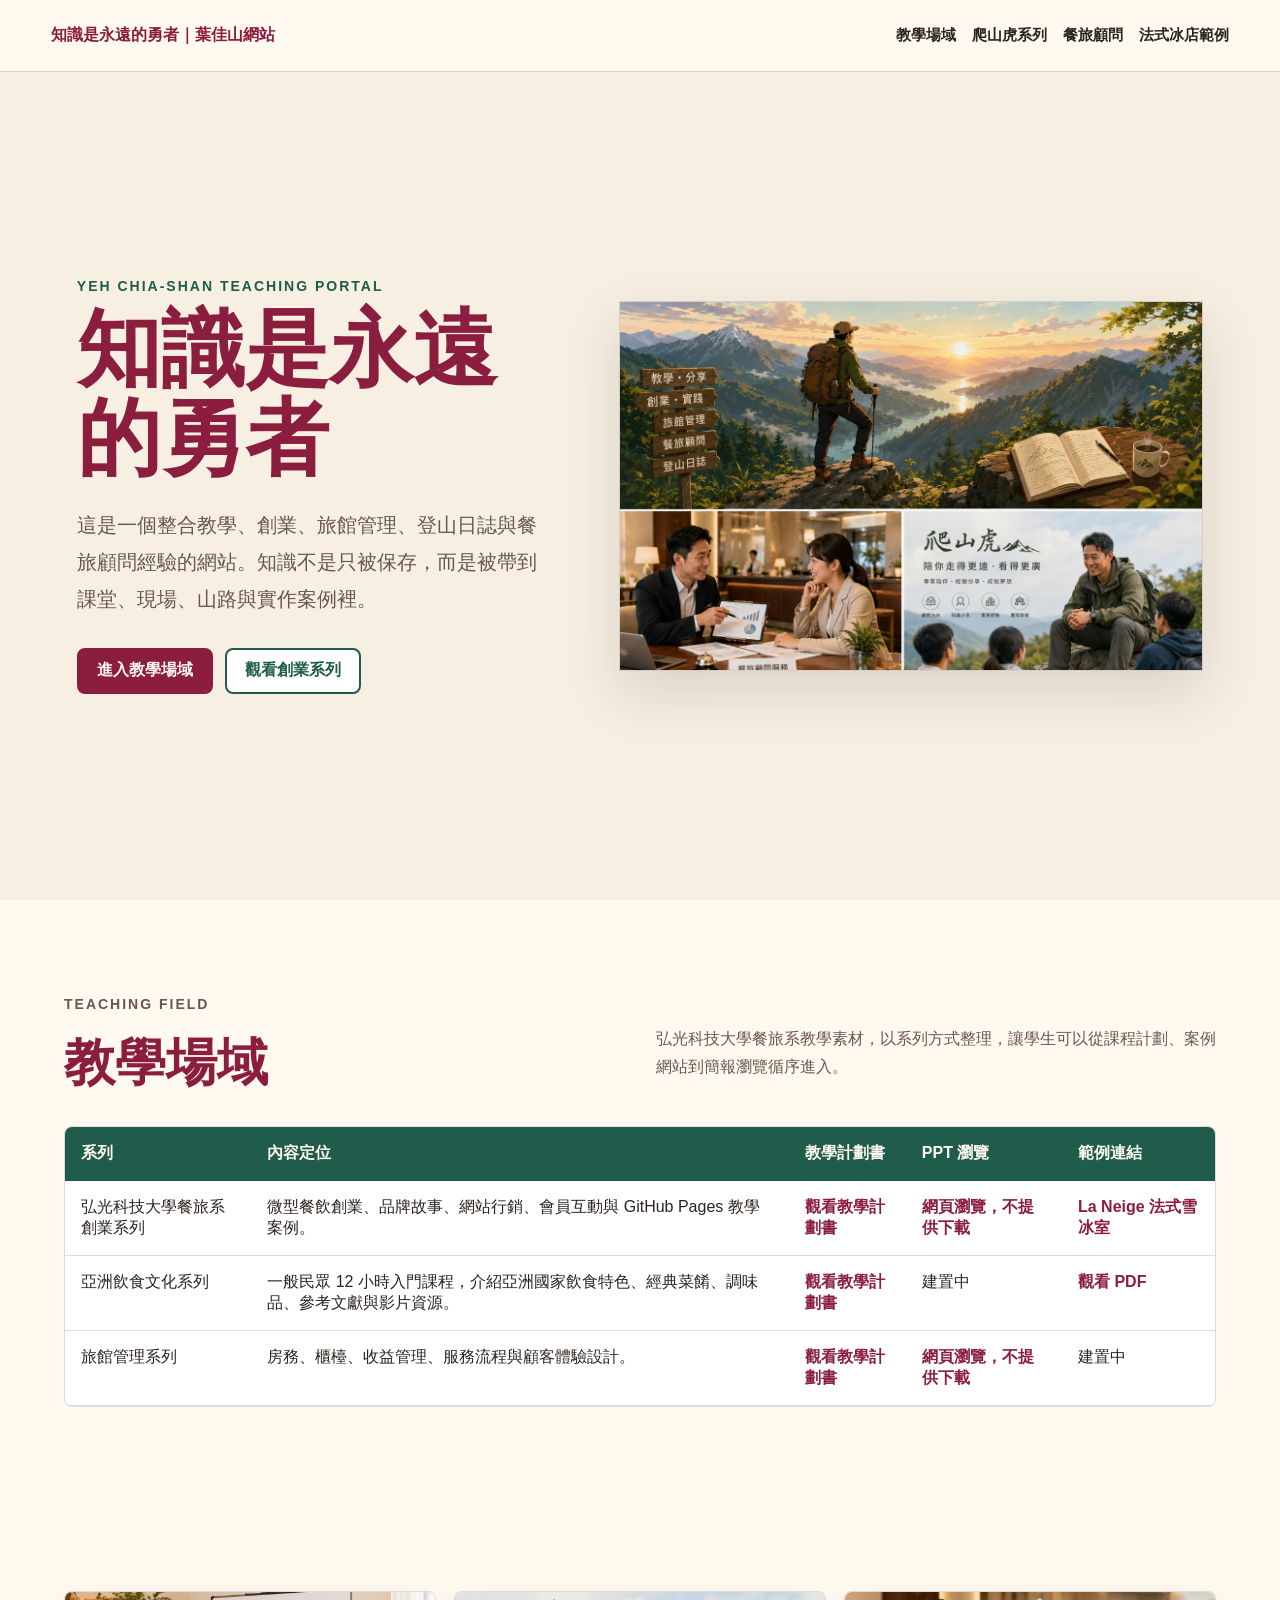
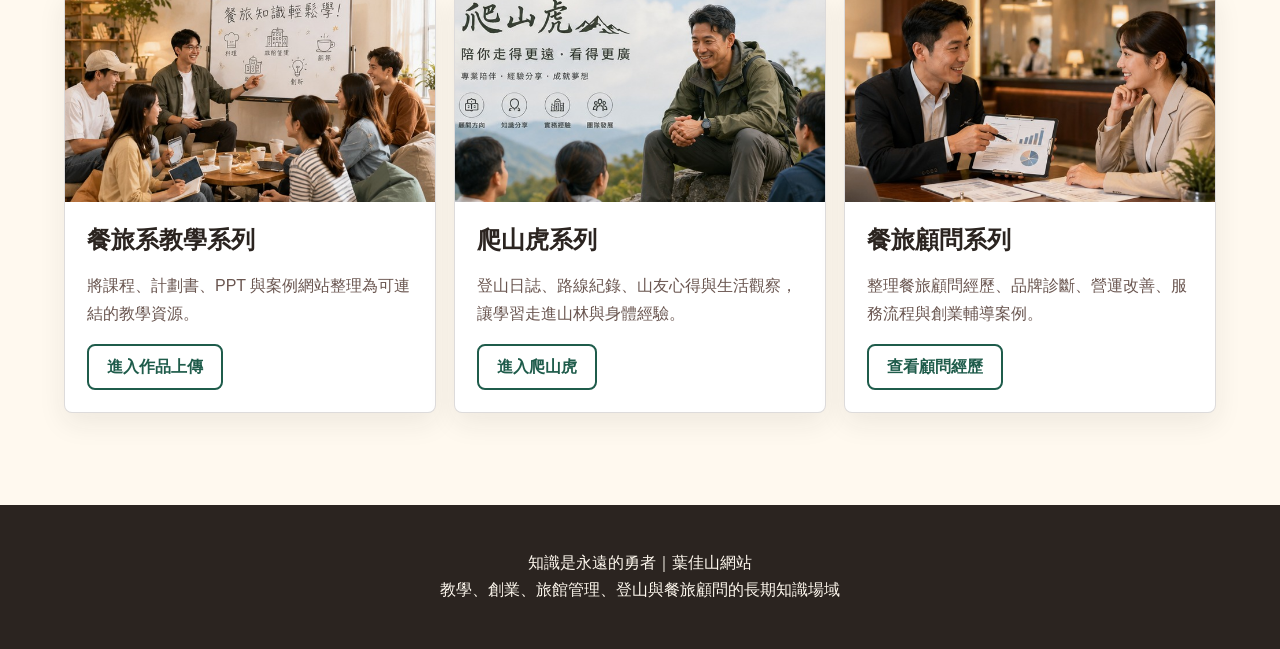
<file: docs/index.html>
<!doctype html>
<html lang="zh-Hant">
<head>
  <meta charset="utf-8">
  <meta name="viewport" content="width=device-width, initial-scale=1">
  <title>知識是永遠的勇者｜葉佳山網站</title>
  <meta name="description" content="葉佳山教學網站：弘光科技大學餐旅系創業系列、旅館管理系列、爬山虎登山日誌、餐旅顧問經歷。">
  <link rel="stylesheet" href="portal.css?v=mobile-fix">
</head>
<body>
  <header class="site-header">
    <a class="mark" href="index.html">知識是永遠的勇者｜葉佳山網站</a>
    <nav>
      <a href="#teaching" data-scroll>教學場域</a>
      <a href="#climbing" data-scroll>爬山虎系列</a>
      <a href="#consulting" data-scroll>餐旅顧問</a>
      <a href="la-neige/">法式冰店範例</a>
    </nav>
  </header>

  <main>
    <section class="hero">
      <div>
        <p class="eyebrow">Yeh Chia-Shan Teaching Portal</p>
        <h1>知識是永遠的勇者</h1>
        <p class="lead">這是一個整合教學、創業、旅館管理、登山日誌與餐旅顧問經驗的網站。知識不是只被保存，而是被帶到課堂、現場、山路與實作案例裡。</p>
        <div class="actions">
          <a class="button primary" href="#teaching" data-scroll>進入教學場域</a>
          <a class="button secondary" href="entrepreneurship.html">觀看創業系列</a>
        </div>
      </div>
      <img src="assets/portal/home-hero.jpg" alt="教學、創業、旅館管理、登山日誌與餐旅顧問整合主視覺">
    </section>

    <section id="teaching" class="section">
      <div class="inner">
        <div class="section-head">
          <div>
            <p class="eyebrow">Teaching Field</p>
            <h2>教學場域</h2>
          </div>
          <p>弘光科技大學餐旅系教學素材，以系列方式整理，讓學生可以從課程計劃、案例網站到簡報瀏覽循序進入。</p>
        </div>
        <div class="table-wrap">
          <table>
            <thead>
              <tr>
                <th>系列</th>
                <th>內容定位</th>
                <th>教學計劃書</th>
                <th>PPT 瀏覽</th>
                <th>範例連結</th>
              </tr>
            </thead>
            <tbody>
              <tr>
                <td data-label="系列">弘光科技大學餐旅系創業系列</td>
                <td data-label="內容定位">微型餐飲創業、品牌故事、網站行銷、會員互動與 GitHub Pages 教學案例。</td>
                <td data-label="教學計劃書"><a href="business-plan.html">觀看教學計劃書</a></td>
                <td data-label="PPT 瀏覽"><a href="entrepreneurship.html#ppt-view">網頁瀏覽，不提供下載</a></td>
                <td data-label="範例連結"><a href="la-neige/">La Neige 法式雪冰室</a></td>
              </tr>
              <tr>
                <td data-label="系列">亞洲飲食文化系列</td>
                <td data-label="內容定位">一般民眾 12 小時入門課程，介紹亞洲國家飲食特色、經典菜餚、調味品、參考文獻與影片資源。</td>
                <td data-label="教學計劃書"><a href="asian-food-culture-plan.html">觀看教學計劃書</a></td>
                <td data-label="PPT 瀏覽">建置中</td>
                <td data-label="範例連結"><a href="assets/teaching/asian-food-culture-12h-plan.pdf" target="_blank" rel="noopener">觀看 PDF</a></td>
              </tr>
              <tr>
                <td data-label="系列">旅館管理系列</td>
                <td data-label="內容定位">房務、櫃檯、收益管理、服務流程與顧客體驗設計。</td>
                <td data-label="教學計劃書"><a href="hotel-management.html">觀看教學計劃書</a></td>
                <td data-label="PPT 瀏覽"><a href="hotel-management.html#ppt-view">網頁瀏覽，不提供下載</a></td>
                <td data-label="範例連結">建置中</td>
              </tr>
            </tbody>
          </table>
        </div>
      </div>
    </section>

    <section class="section">
      <div class="inner topic-grid">
        <article class="topic-card">
          <img src="assets/portal/teaching-photo.jpg" alt="餐旅教學課堂照片">
          <div>
            <h3>餐旅系教學系列</h3>
            <p>將課程、計劃書、PPT 與案例網站整理為可連結的教學資源。</p>
            <a class="button secondary" href="entrepreneurship.html#teaching-upload">進入作品上傳</a>
          </div>
        </article>
        <article id="climbing" class="topic-card">
          <img src="assets/portal/climbing-photo.jpg" alt="爬山虎系列照片">
          <div>
            <h3>爬山虎系列</h3>
            <p>登山日誌、路線紀錄、山友心得與生活觀察，讓學習走進山林與身體經驗。</p>
            <a class="button secondary" href="climbing.html">進入爬山虎</a>
          </div>
        </article>
        <article id="consulting" class="topic-card">
          <img src="assets/portal/consulting-photo.jpg" alt="餐旅顧問服務照片">
          <div>
            <h3>餐旅顧問系列</h3>
            <p>整理餐旅顧問經歷、品牌診斷、營運改善、服務流程與創業輔導案例。</p>
            <a class="button secondary" href="consulting.html">查看顧問經歷</a>
          </div>
        </article>
      </div>
    </section>
  </main>

  <footer class="footer">
    <p>知識是永遠的勇者｜葉佳山網站</p>
    <p>教學、創業、旅館管理、登山與餐旅顧問的長期知識場域</p>
  </footer>
  <script src="portal.js"></script>
</body>
</html>
</file>
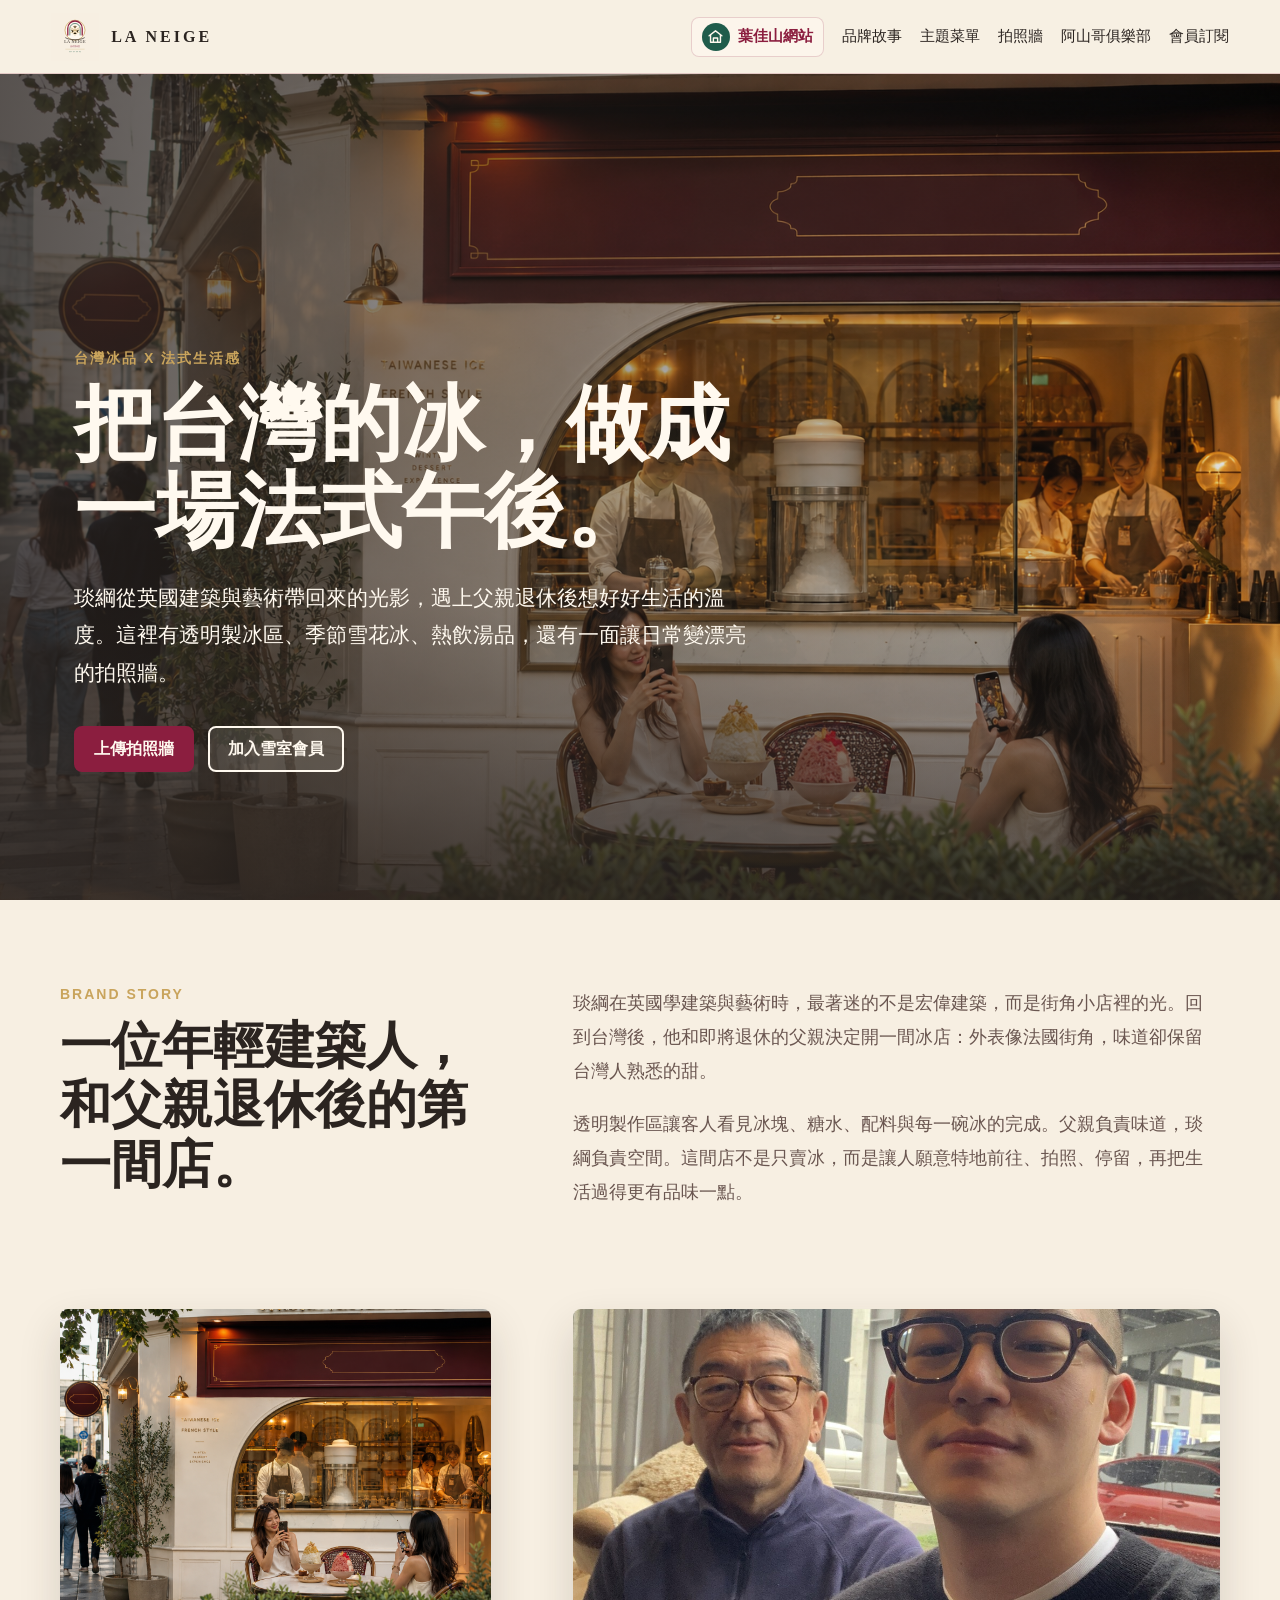
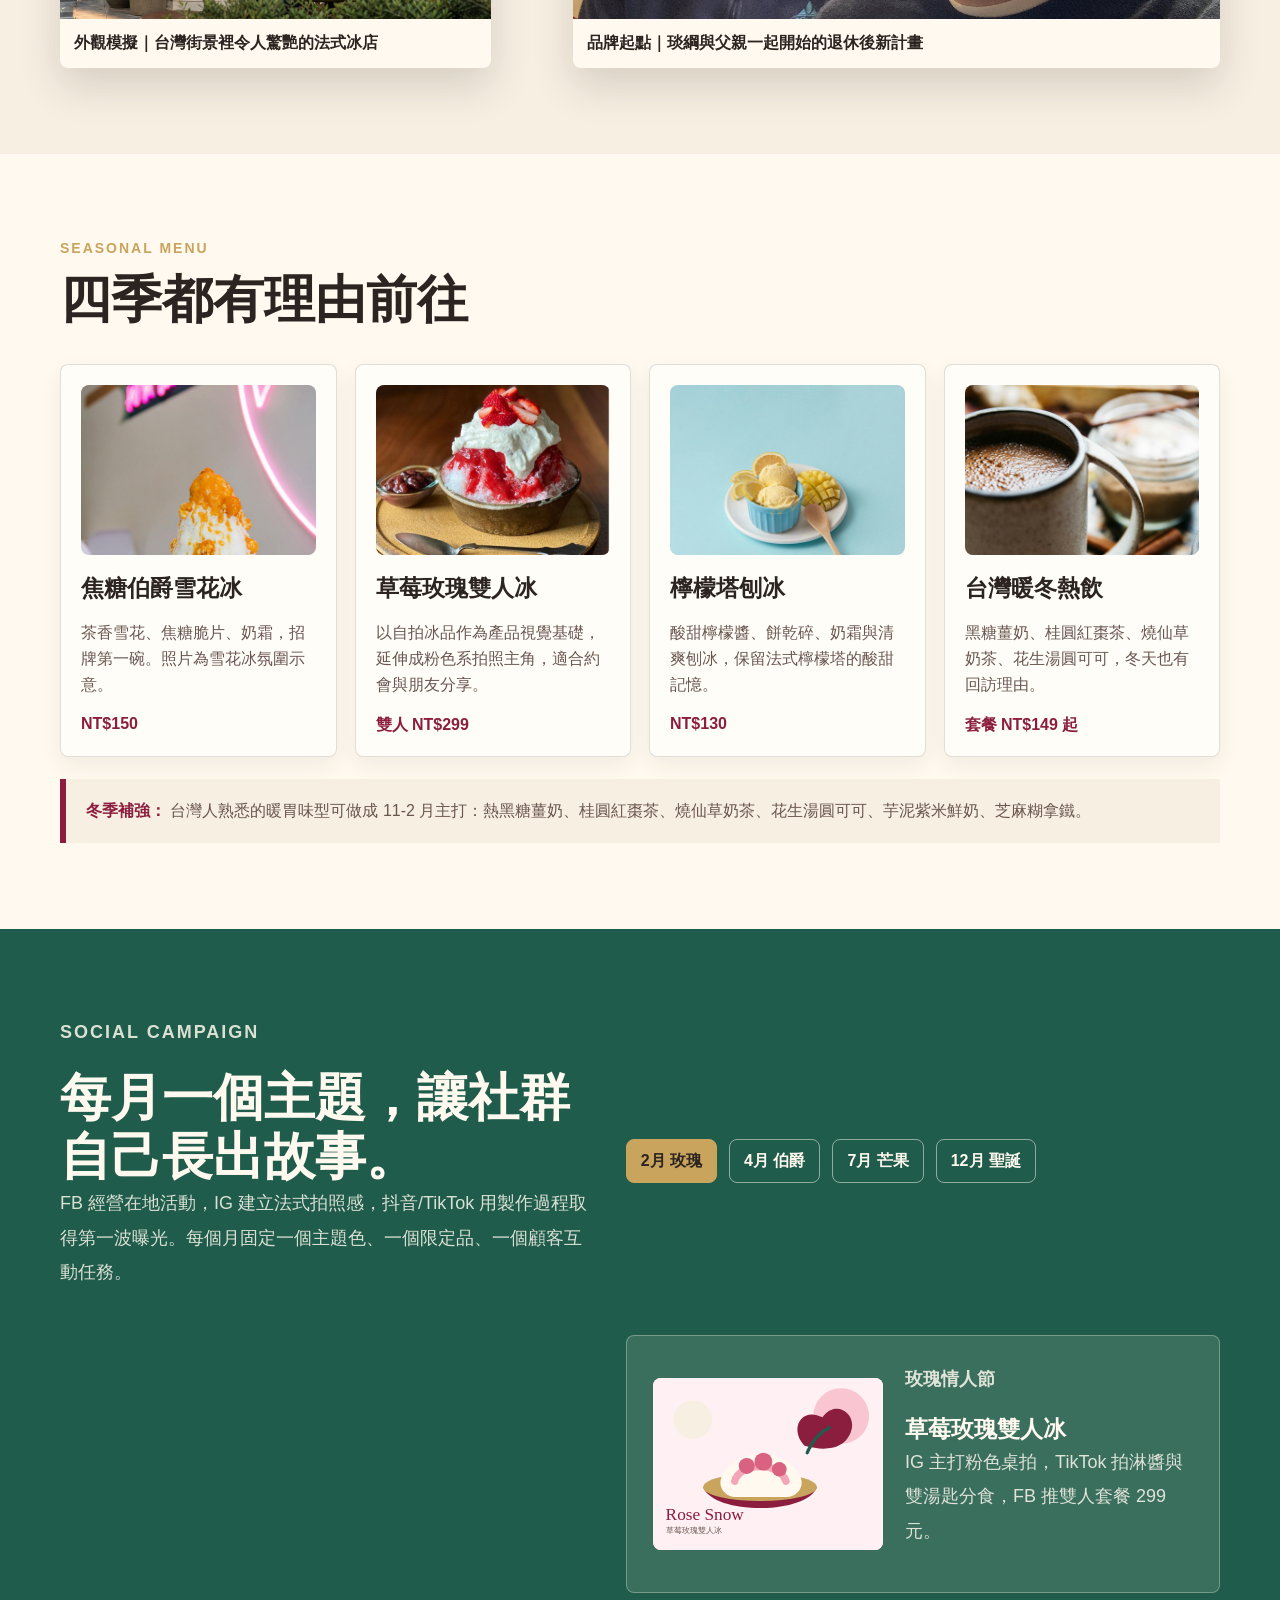
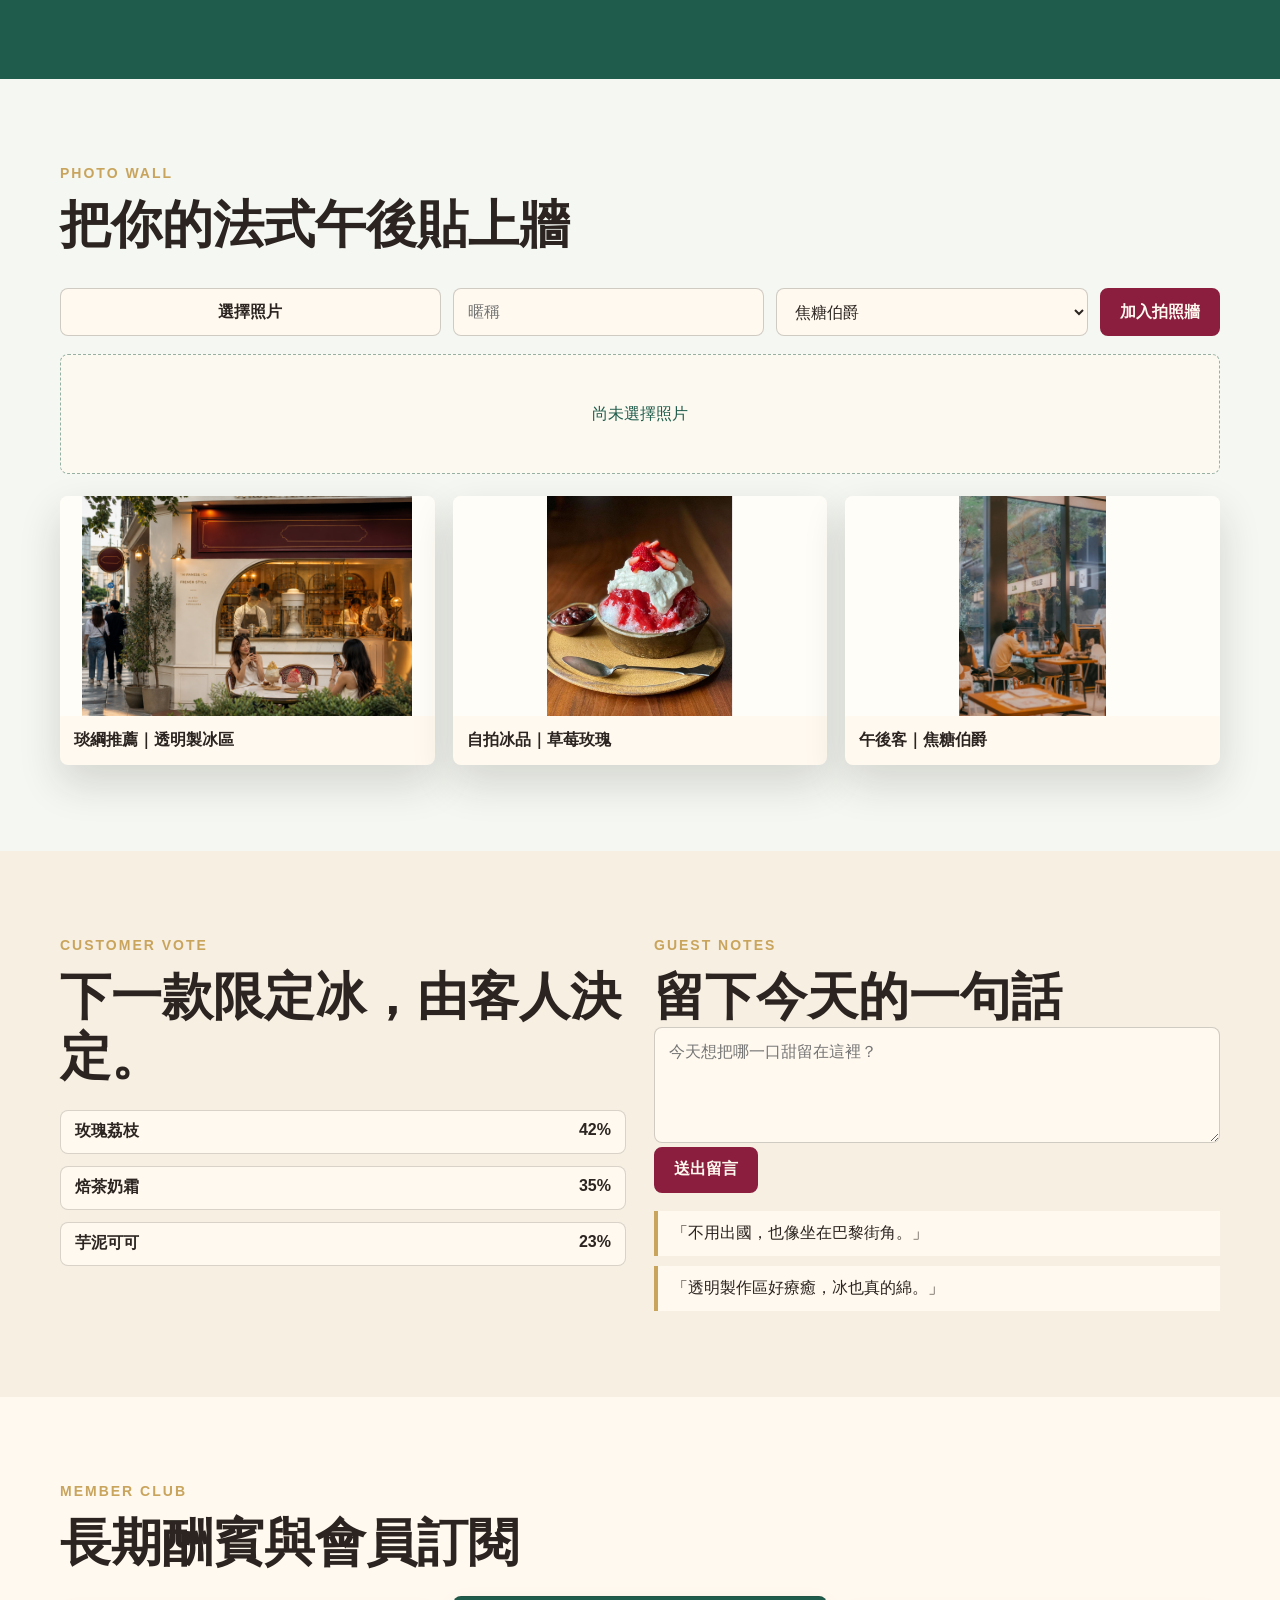
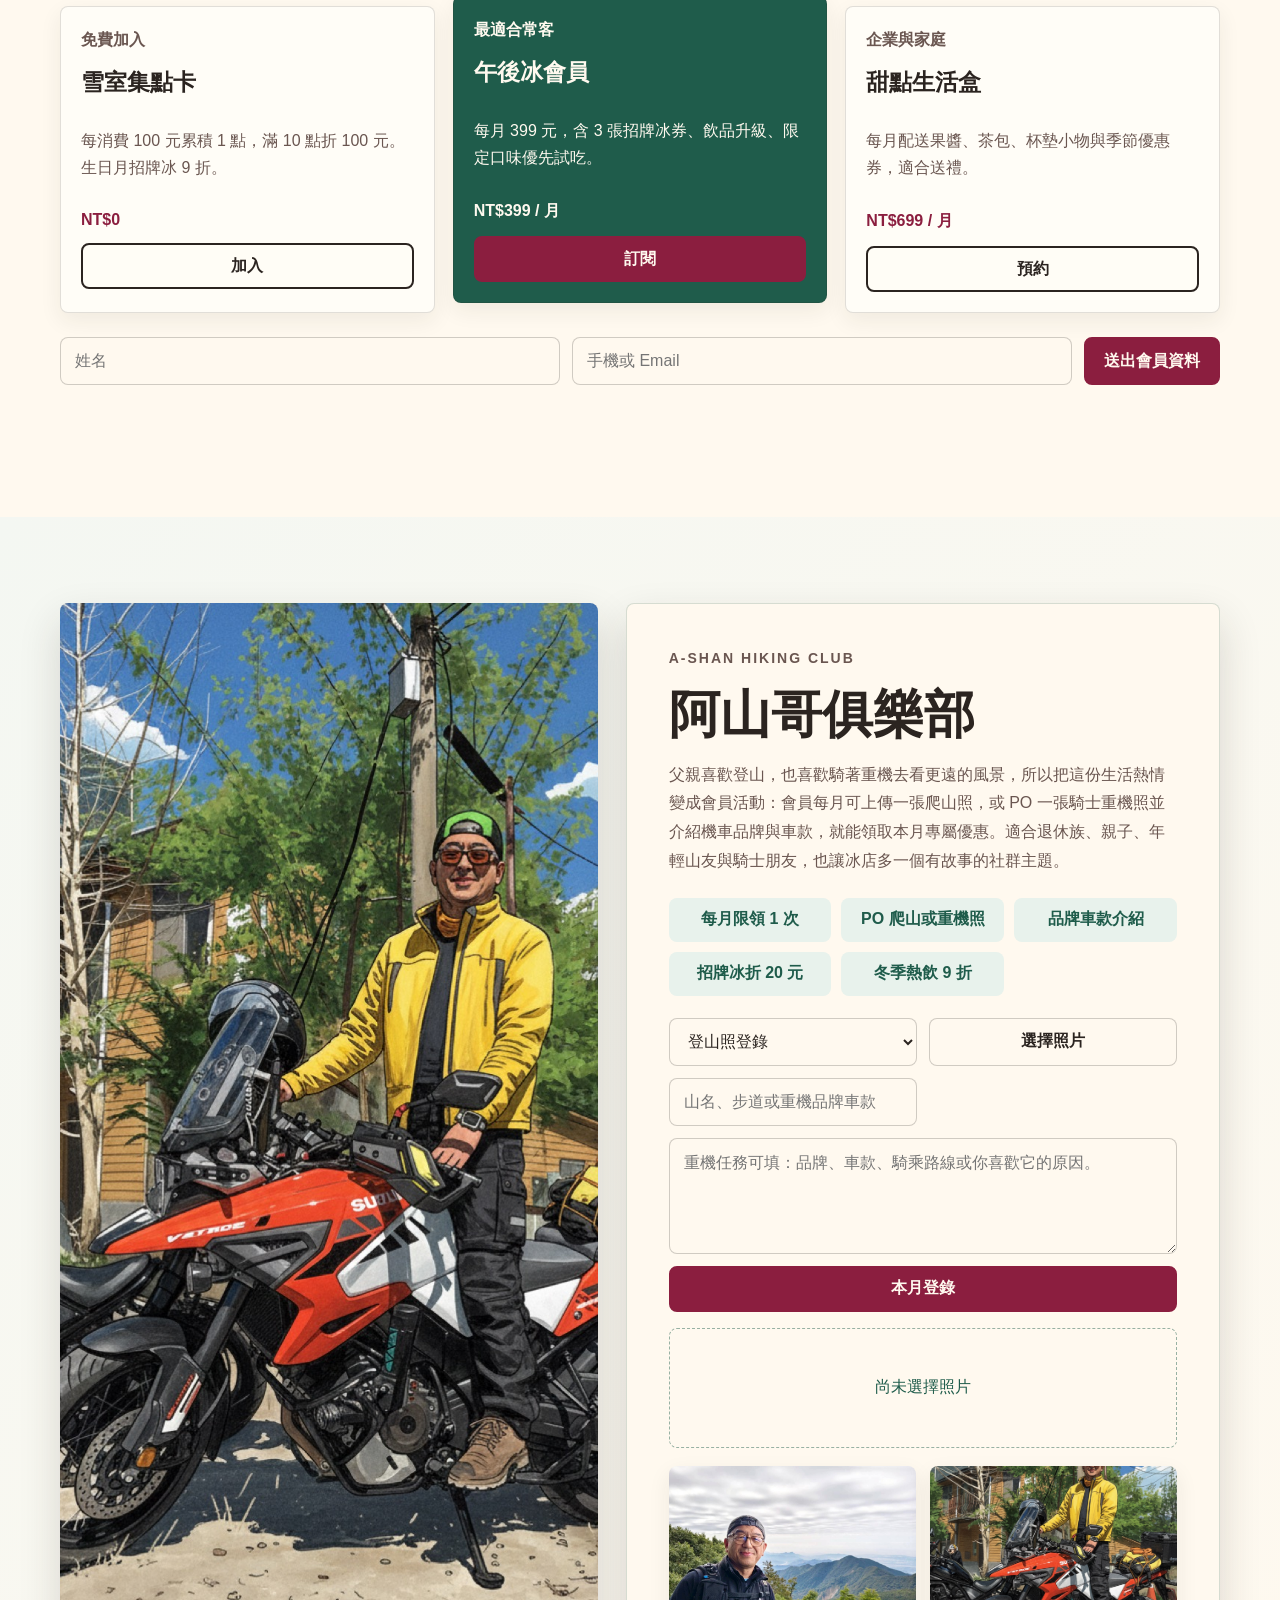
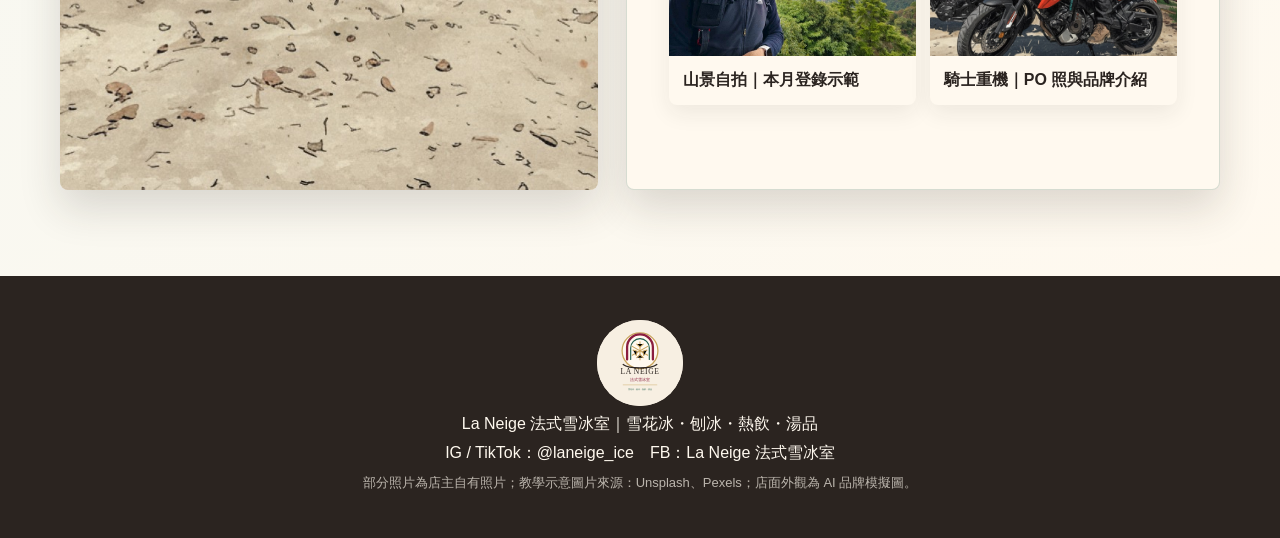
<file: docs/la-neige/index.html>
<!doctype html>
<html lang="zh-Hant">
<head>
  <meta charset="utf-8">
  <meta name="viewport" content="width=device-width, initial-scale=1">
  <title>La Neige 法式雪冰室｜台灣的冰，法式的午後</title>
  <meta name="description" content="La Neige 法式雪冰室，琰綱與父親退休後一起打造的台灣法式冰店。雪花冰、刨冰、熱飲、湯品、拍照牆、會員訂閱與長期酬賓計劃。">
  <link rel="stylesheet" href="site.css?v=mobile-fix">
</head>
<body>
  <header class="topbar" aria-label="網站導覽">
    <a class="brand" href="#home" aria-label="回到首頁">
      <img src="assets/logo.svg" alt="La Neige 法式雪冰室">
      <span>LA NEIGE</span>
    </a>
    <nav>
      <a class="portal-home" href="../index.html" aria-label="回到葉佳山網站首頁">
        <span class="portal-home-icon" aria-hidden="true">
          <svg viewBox="0 0 24 24" role="img">
            <path d="M3 11 12 4l9 7"></path>
            <path d="M5 10v10h14V10"></path>
            <path d="M9 20v-6h6v6"></path>
          </svg>
        </span>
        <span>葉佳山網站</span>
      </a>
      <a href="#story">品牌故事</a>
      <a href="#menu">主題菜單</a>
      <a href="#photo-wall">拍照牆</a>
      <a href="#ashan-club">阿山哥俱樂部</a>
      <a href="#member">會員訂閱</a>
    </nav>
  </header>

  <main>
    <section id="home" class="hero">
      <img class="hero-image" src="assets/hero-storefront.png" alt="台灣街角的法式雪冰室，店內有透明製冰區與拍照顧客">
      <div class="hero-shade"></div>
      <div class="hero-content">
        <p class="eyebrow">台灣冰品 x 法式生活感</p>
        <h1>把台灣的冰，做成一場法式午後。</h1>
        <p class="lead">琰綱從英國建築與藝術帶回來的光影，遇上父親退休後想好好生活的溫度。這裡有透明製冰區、季節雪花冰、熱飲湯品，還有一面讓日常變漂亮的拍照牆。</p>
        <div class="hero-actions" aria-label="主要行動">
          <a class="button primary" href="#photo-wall">上傳拍照牆</a>
          <a class="button ghost" href="#member">加入雪室會員</a>
        </div>
      </div>
    </section>

    <section id="story" class="story-section">
      <div class="section-inner story-grid">
        <div>
          <p class="eyebrow">Brand Story</p>
          <h2>一位年輕建築人，和父親退休後的第一間店。</h2>
        </div>
        <div class="story-copy">
          <p>琰綱在英國學建築與藝術時，最著迷的不是宏偉建築，而是街角小店裡的光。回到台灣後，他和即將退休的父親決定開一間冰店：外表像法國街角，味道卻保留台灣人熟悉的甜。</p>
          <p>透明製作區讓客人看見冰塊、糖水、配料與每一碗冰的完成。父親負責味道，琰綱負責空間。這間店不是只賣冰，而是讓人願意特地前往、拍照、停留，再把生活過得更有品味一點。</p>
        </div>
        <figure class="story-photo story-storefront">
          <img src="assets/hero-storefront.png" alt="台灣街景中一間法式冰店外觀模擬，奶油白門面與透明製作區">
          <figcaption>外觀模擬｜台灣街景裡令人驚艷的法式冰店</figcaption>
        </figure>
        <figure class="story-photo">
          <img src="assets/owner-father-normalized.jpg" alt="琰綱與父親的合照">
          <figcaption>品牌起點｜琰綱與父親一起開始的退休後新計畫</figcaption>
        </figure>
      </div>
    </section>

    <section id="menu" class="menu-section">
      <div class="section-inner">
        <div class="section-heading">
          <p class="eyebrow">Seasonal Menu</p>
          <h2>四季都有理由前往</h2>
        </div>
        <div class="menu-grid">
          <article class="menu-card">
            <img class="dish-photo" src="assets/caramel-ice-dessert.jpg" alt="焦糖冰品與奶霜示意照片">
            <h3>焦糖伯爵雪花冰</h3>
            <p>茶香雪花、焦糖脆片、奶霜，招牌第一碗。照片為雪花冰氛圍示意。</p>
            <span>NT$150</span>
          </article>
          <article class="menu-card">
            <img class="dish-photo" src="assets/self-ice-product.jpg" alt="店主自拍的草莓刨冰示意照片">
            <h3>草莓玫瑰雙人冰</h3>
            <p>以自拍冰品作為產品視覺基礎，延伸成粉色系拍照主角，適合約會與朋友分享。</p>
            <span>雙人 NT$299</span>
          </article>
          <article class="menu-card">
            <img class="dish-photo" src="assets/lemon-ice-dessert.jpg" alt="檸檬冷甜點與冰品示意照片">
            <h3>檸檬塔刨冰</h3>
            <p>酸甜檸檬醬、餅乾碎、奶霜與清爽刨冰，保留法式檸檬塔的酸甜記憶。</p>
            <span>NT$130</span>
          </article>
          <article class="menu-card">
            <img class="dish-photo" src="assets/winter-cocoa.jpg" alt="熱可可與肉桂示意照片">
            <h3>台灣暖冬熱飲</h3>
            <p>黑糖薑奶、桂圓紅棗茶、燒仙草奶茶、花生湯圓可可，冬天也有回訪理由。</p>
            <span>套餐 NT$149 起</span>
          </article>
        </div>
        <div class="winter-note">
          <strong>冬季補強：</strong>
          台灣人熟悉的暖胃味型可做成 11-2 月主打：熱黑糖薑奶、桂圓紅棗茶、燒仙草奶茶、花生湯圓可可、芋泥紫米鮮奶、芝麻糊拿鐵。
        </div>
      </div>
    </section>

    <section class="campaign-section">
      <div class="section-inner campaign-layout">
        <div>
          <p class="eyebrow">Social Campaign</p>
          <h2>每月一個主題，讓社群自己長出故事。</h2>
          <p>FB 經營在地活動，IG 建立法式拍照感，抖音/TikTok 用製作過程取得第一波曝光。每個月固定一個主題色、一個限定品、一個顧客互動任務。</p>
        </div>
        <div class="month-strip" aria-label="年度社群主題">
          <button class="month active" data-month="2">2月 玫瑰</button>
          <button class="month" data-month="4">4月 伯爵</button>
          <button class="month" data-month="7">7月 芒果</button>
          <button class="month" data-month="12">12月 聖誕</button>
        </div>
        <div id="campaign-card" class="campaign-card" aria-live="polite">
          <img class="campaign-illustration" src="assets/month-rose.svg" alt="玫瑰情人節雪花冰插畫">
          <div>
            <p class="campaign-title">玫瑰情人節</p>
            <h3>草莓玫瑰雙人冰</h3>
            <p>IG 主打粉色桌拍，TikTok 拍淋醬與雙湯匙分食，FB 推雙人套餐 299 元。</p>
          </div>
        </div>
      </div>
    </section>

    <section id="photo-wall" class="photo-section">
      <div class="section-inner">
        <div class="section-heading">
          <p class="eyebrow">Photo Wall</p>
          <h2>把你的法式午後貼上牆</h2>
        </div>
        <div class="photo-tools">
          <label class="upload-tile">
            <input id="photo-input" type="file" accept="image/*">
            <span>選擇照片</span>
          </label>
          <input id="photo-name" type="text" maxlength="16" placeholder="暱稱">
          <select id="photo-tag" aria-label="照片主題">
            <option value="焦糖伯爵">焦糖伯爵</option>
            <option value="草莓玫瑰">草莓玫瑰</option>
            <option value="透明製冰區">透明製冰區</option>
            <option value="法式拍照牆">法式拍照牆</option>
          </select>
          <button id="add-photo" class="button primary" type="button">加入拍照牆</button>
        </div>
        <div id="photo-preview" class="preview-empty">尚未選擇照片</div>
        <div id="gallery" class="gallery" aria-live="polite">
          <figure>
            <img src="assets/hero-storefront.png" alt="法式冰店透明製作區外觀示範照片">
            <figcaption>琰綱推薦｜透明製冰區</figcaption>
          </figure>
          <figure>
            <img src="assets/self-ice-product.jpg" alt="店主自拍冰品的拍照牆示範照片">
            <figcaption>自拍冰品｜草莓玫瑰</figcaption>
          </figure>
          <figure>
            <img src="assets/photo-wall-cafe.jpg" alt="年輕顧客在店內互動的拍照牆示範照片">
            <figcaption>午後客｜焦糖伯爵</figcaption>
          </figure>
        </div>
      </div>
    </section>

    <section class="interaction-section">
      <div class="section-inner interaction-grid">
        <div class="poll-block">
          <p class="eyebrow">Customer Vote</p>
          <h2>下一款限定冰，由客人決定。</h2>
          <div class="vote-options" role="group" aria-label="限定口味投票">
            <button class="vote" data-flavor="玫瑰荔枝">玫瑰荔枝 <span>42%</span></button>
            <button class="vote" data-flavor="焙茶奶霜">焙茶奶霜 <span>35%</span></button>
            <button class="vote" data-flavor="芋泥可可">芋泥可可 <span>23%</span></button>
          </div>
          <p id="vote-result" class="status-text" aria-live="polite"></p>
        </div>
        <div class="message-block">
          <p class="eyebrow">Guest Notes</p>
          <h2>留下今天的一句話</h2>
          <textarea id="guest-message" maxlength="80" placeholder="今天想把哪一口甜留在這裡？"></textarea>
          <button id="add-message" class="button primary" type="button">送出留言</button>
          <ul id="message-list">
            <li>「不用出國，也像坐在巴黎街角。」</li>
            <li>「透明製作區好療癒，冰也真的綿。」</li>
          </ul>
        </div>
      </div>
    </section>

    <section id="member" class="member-section">
      <div class="section-inner">
        <div class="section-heading">
          <p class="eyebrow">Member Club</p>
          <h2>長期酬賓與會員訂閱</h2>
        </div>
        <div class="member-grid">
          <article class="member-plan">
            <p class="plan-label">免費加入</p>
            <h3>雪室集點卡</h3>
            <p>每消費 100 元累積 1 點，滿 10 點折 100 元。生日月招牌冰 9 折。</p>
            <strong>NT$0</strong>
            <button class="button ghost join-plan" data-plan="雪室集點卡">加入</button>
          </article>
          <article class="member-plan featured">
            <p class="plan-label">最適合常客</p>
            <h3>午後冰會員</h3>
            <p>每月 399 元，含 3 張招牌冰券、飲品升級、限定口味優先試吃。</p>
            <strong>NT$399 / 月</strong>
            <button class="button primary join-plan" data-plan="午後冰會員">訂閱</button>
          </article>
          <article class="member-plan">
            <p class="plan-label">企業與家庭</p>
            <h3>甜點生活盒</h3>
            <p>每月配送果醬、茶包、杯墊小物與季節優惠券，適合送禮。</p>
            <strong>NT$699 / 月</strong>
            <button class="button ghost join-plan" data-plan="甜點生活盒">預約</button>
          </article>
        </div>
        <form id="member-form" class="member-form">
          <input id="member-name" type="text" placeholder="姓名" required>
          <input id="member-contact" type="text" placeholder="手機或 Email" required>
          <button class="button primary" type="submit">送出會員資料</button>
        </form>
        <p id="member-status" class="status-text" aria-live="polite"></p>
      </div>
    </section>

    <section id="ashan-club" class="ashan-section">
      <div class="section-inner ashan-layout">
        <figure class="ashan-photo">
          <img src="assets/father-motorcycle.jpg" alt="父親與重機在戶外的照片">
          <figcaption>阿山哥推薦｜山路、重機與一碗下山後的冰</figcaption>
        </figure>
        <div class="ashan-panel">
          <p class="eyebrow">A-Shan Hiking Club</p>
          <h2>阿山哥俱樂部</h2>
          <p>父親喜歡登山，也喜歡騎著重機去看更遠的風景，所以把這份生活熱情變成會員活動：會員每月可上傳一張爬山照，或 PO 一張騎士重機照並介紹機車品牌與車款，就能領取本月專屬優惠。適合退休族、親子、年輕山友與騎士朋友，也讓冰店多一個有故事的社群主題。</p>
          <div class="ashan-benefits">
            <span>每月限領 1 次</span>
            <span>PO 爬山或重機照</span>
            <span>品牌車款介紹</span>
            <span>招牌冰折 20 元</span>
            <span>冬季熱飲 9 折</span>
          </div>
          <div class="ashan-form">
            <select id="ashan-task" aria-label="阿山哥任務類型">
              <option value="hike">登山照登錄</option>
              <option value="bike">重機照與品牌介紹</option>
            </select>
            <label class="upload-tile">
              <input id="hike-photo-input" type="file" accept="image/*">
              <span>選擇照片</span>
            </label>
            <input id="hike-name" type="text" maxlength="32" placeholder="山名、步道或重機品牌車款">
            <textarea id="bike-intro" maxlength="120" placeholder="重機任務可填：品牌、車款、騎乘路線或你喜歡它的原因。"></textarea>
            <button id="hike-checkin" class="button primary" type="button">本月登錄</button>
          </div>
          <div id="hike-preview" class="preview-empty">尚未選擇照片</div>
          <div class="hike-samples" aria-label="阿山哥登山照片示範">
            <figure>
              <img src="assets/father-hiking.jpg" alt="父親登山時在山景前自拍的照片">
              <figcaption>山景自拍｜本月登錄示範</figcaption>
            </figure>
            <figure>
              <img src="assets/father-motorcycle.jpg" alt="父親與重機的照片">
              <figcaption>騎士重機｜PO 照與品牌介紹</figcaption>
            </figure>
          </div>
          <p id="hike-status" class="status-text" aria-live="polite"></p>
        </div>
      </div>
    </section>
  </main>

  <footer class="footer">
    <img src="assets/logo.svg" alt="">
    <p>La Neige 法式雪冰室｜雪花冰・刨冰・熱飲・湯品</p>
    <p>IG / TikTok：@laneige_ice　FB：La Neige 法式雪冰室</p>
    <p class="credit">部分照片為店主自有照片；教學示意圖片來源：Unsplash、Pexels；店面外觀為 AI 品牌模擬圖。</p>
  </footer>

  <script src="site.js"></script>
</body>
</html>
</file>
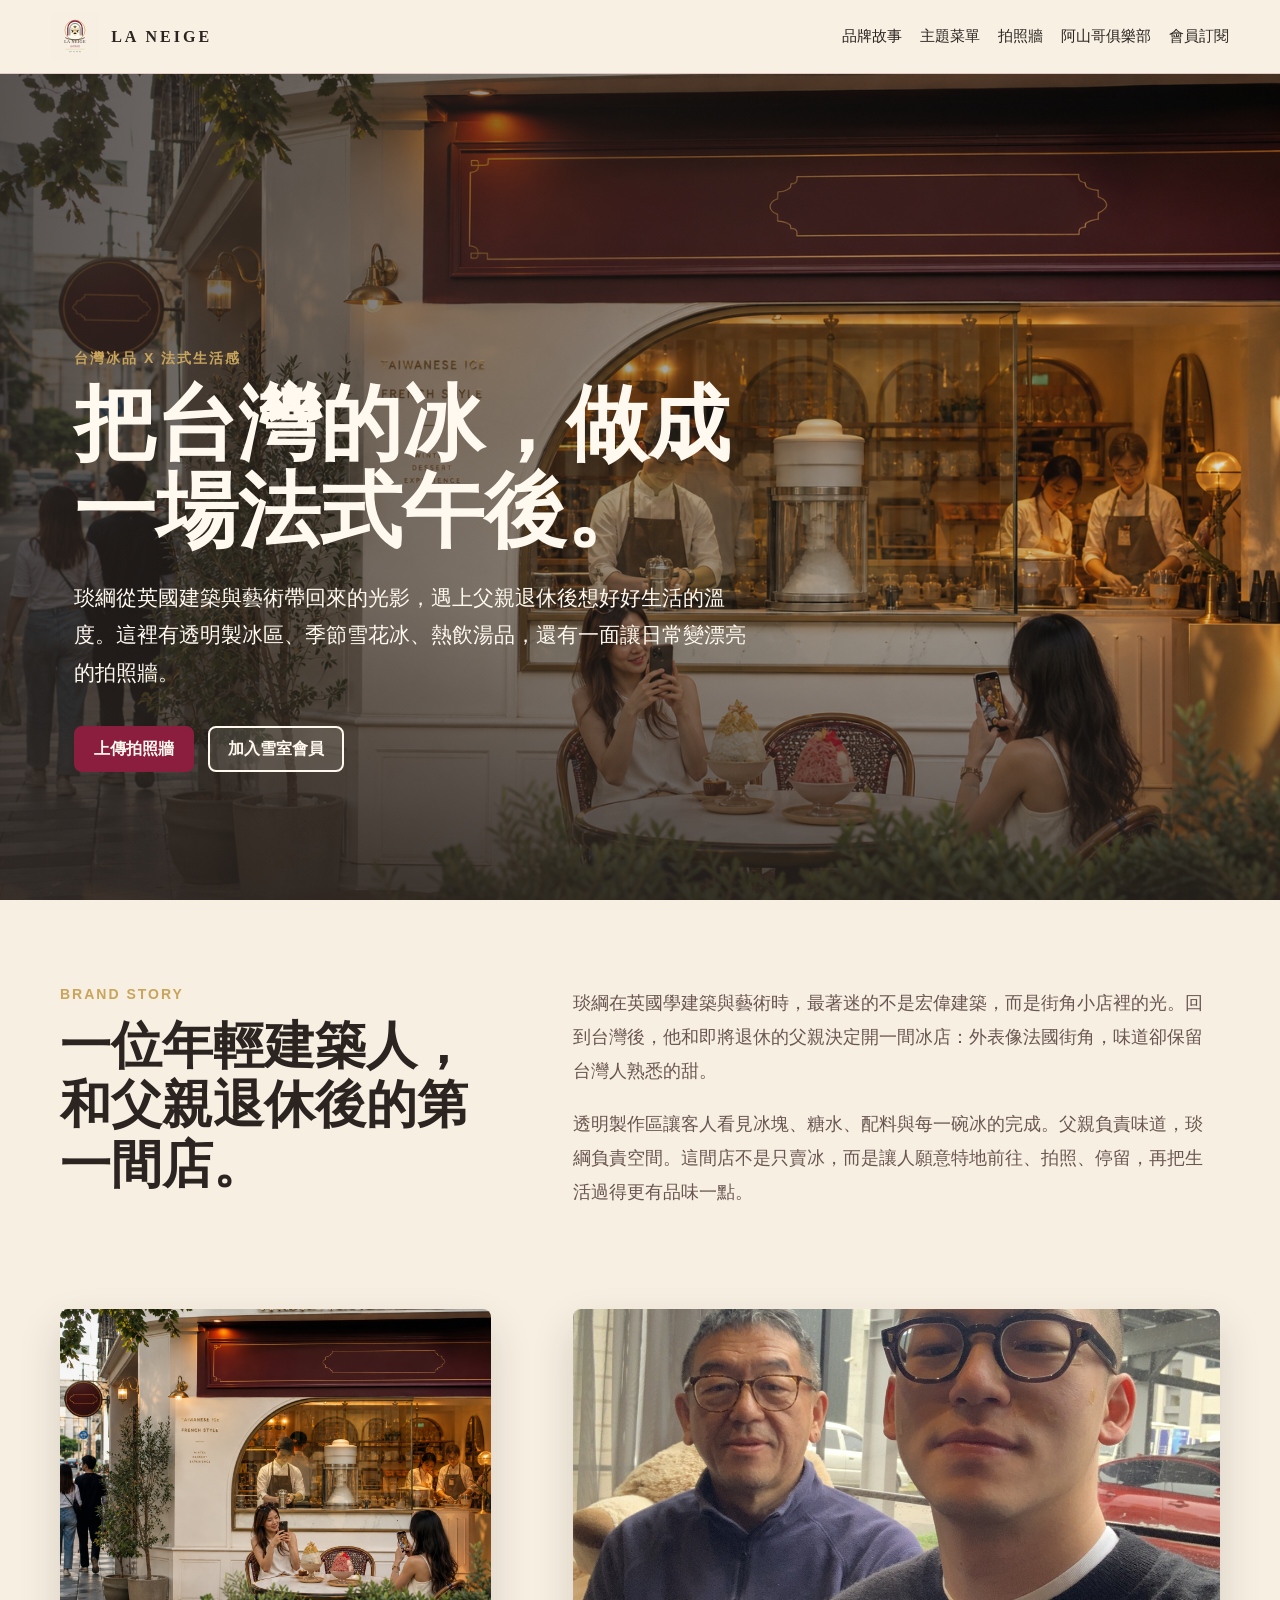
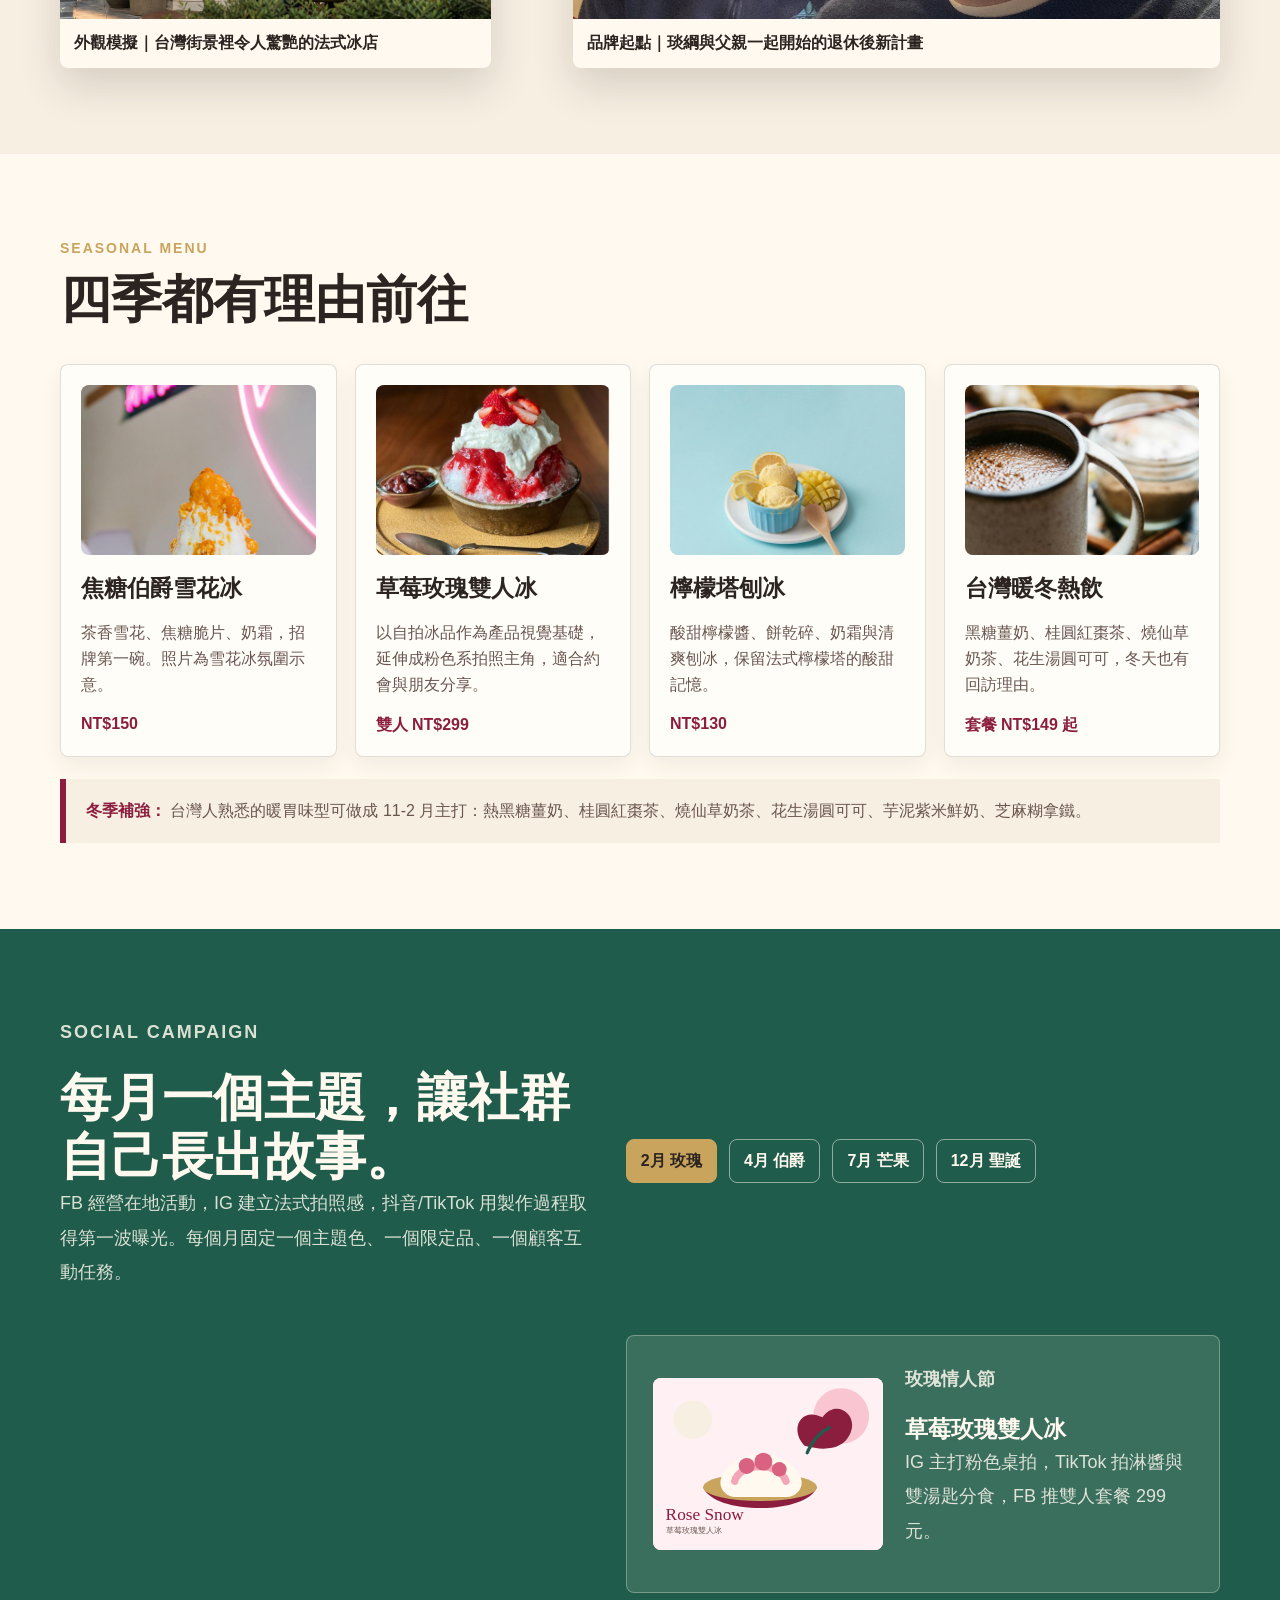
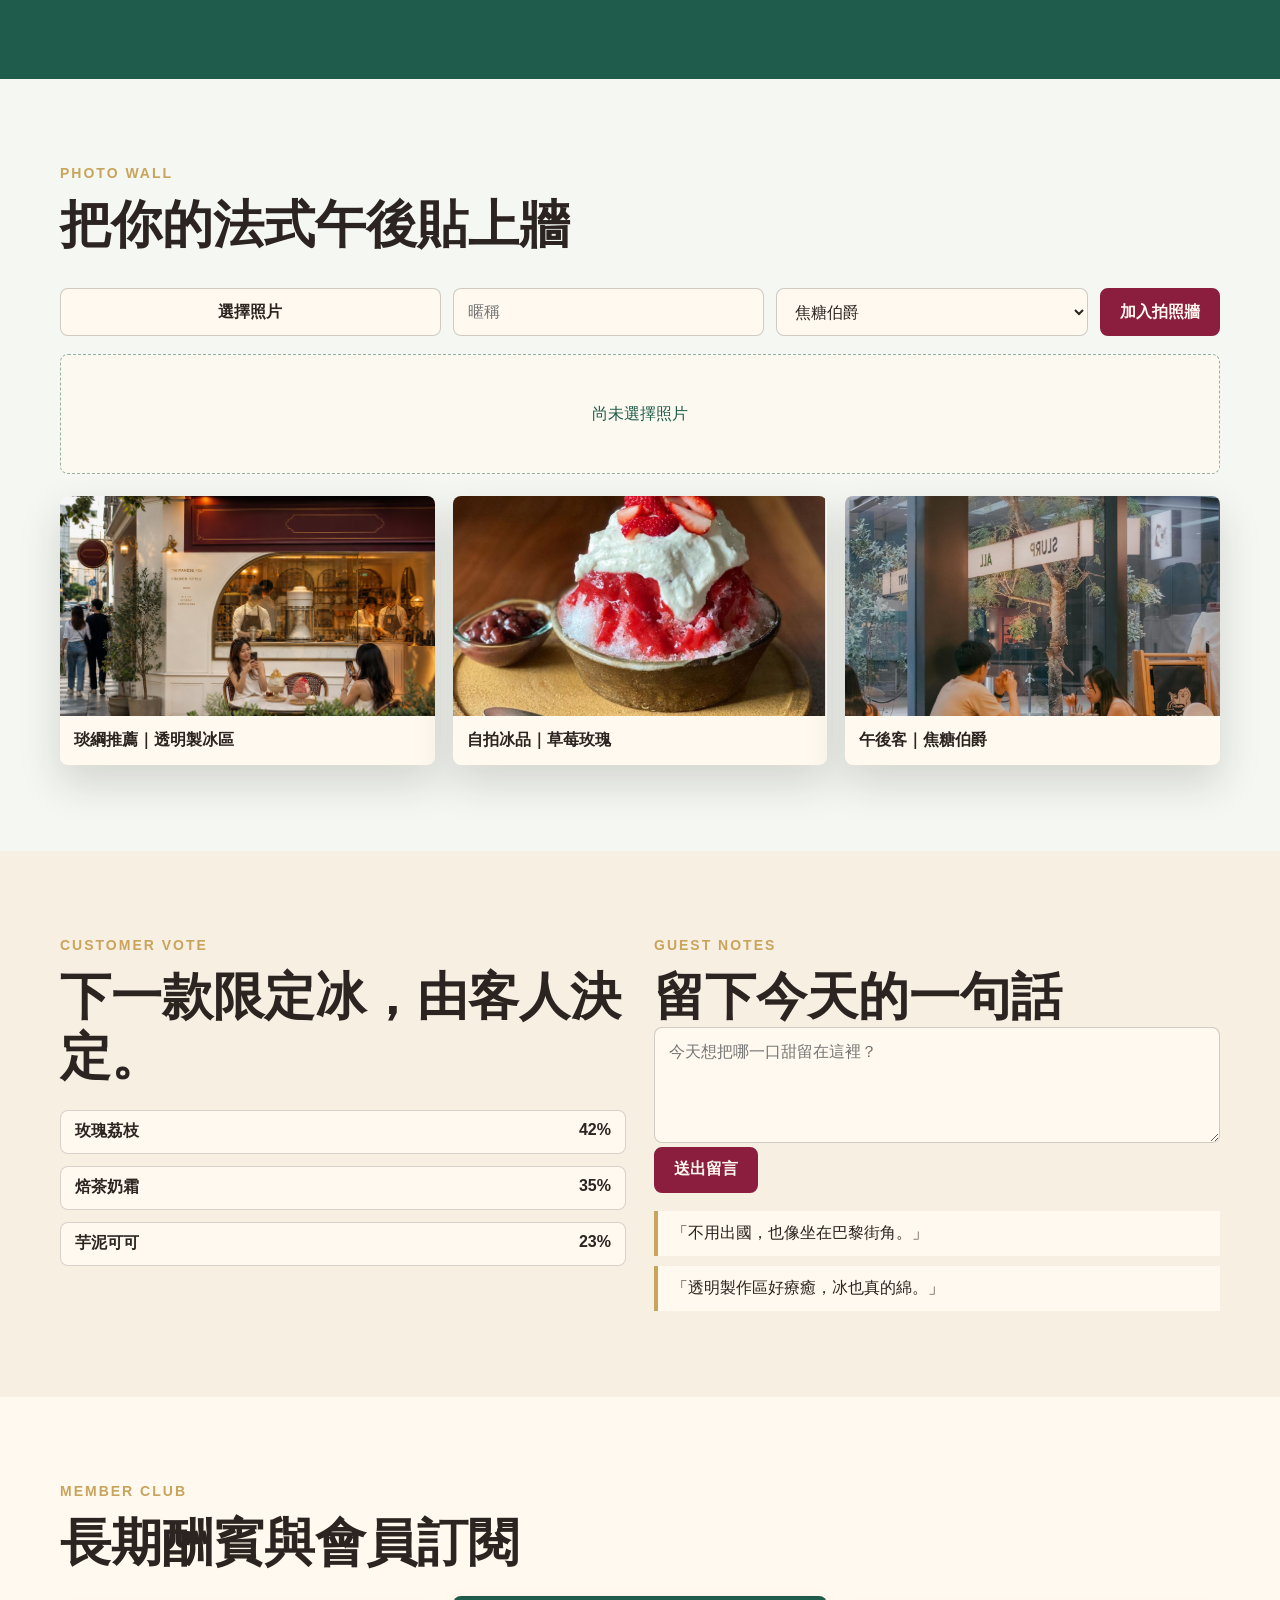
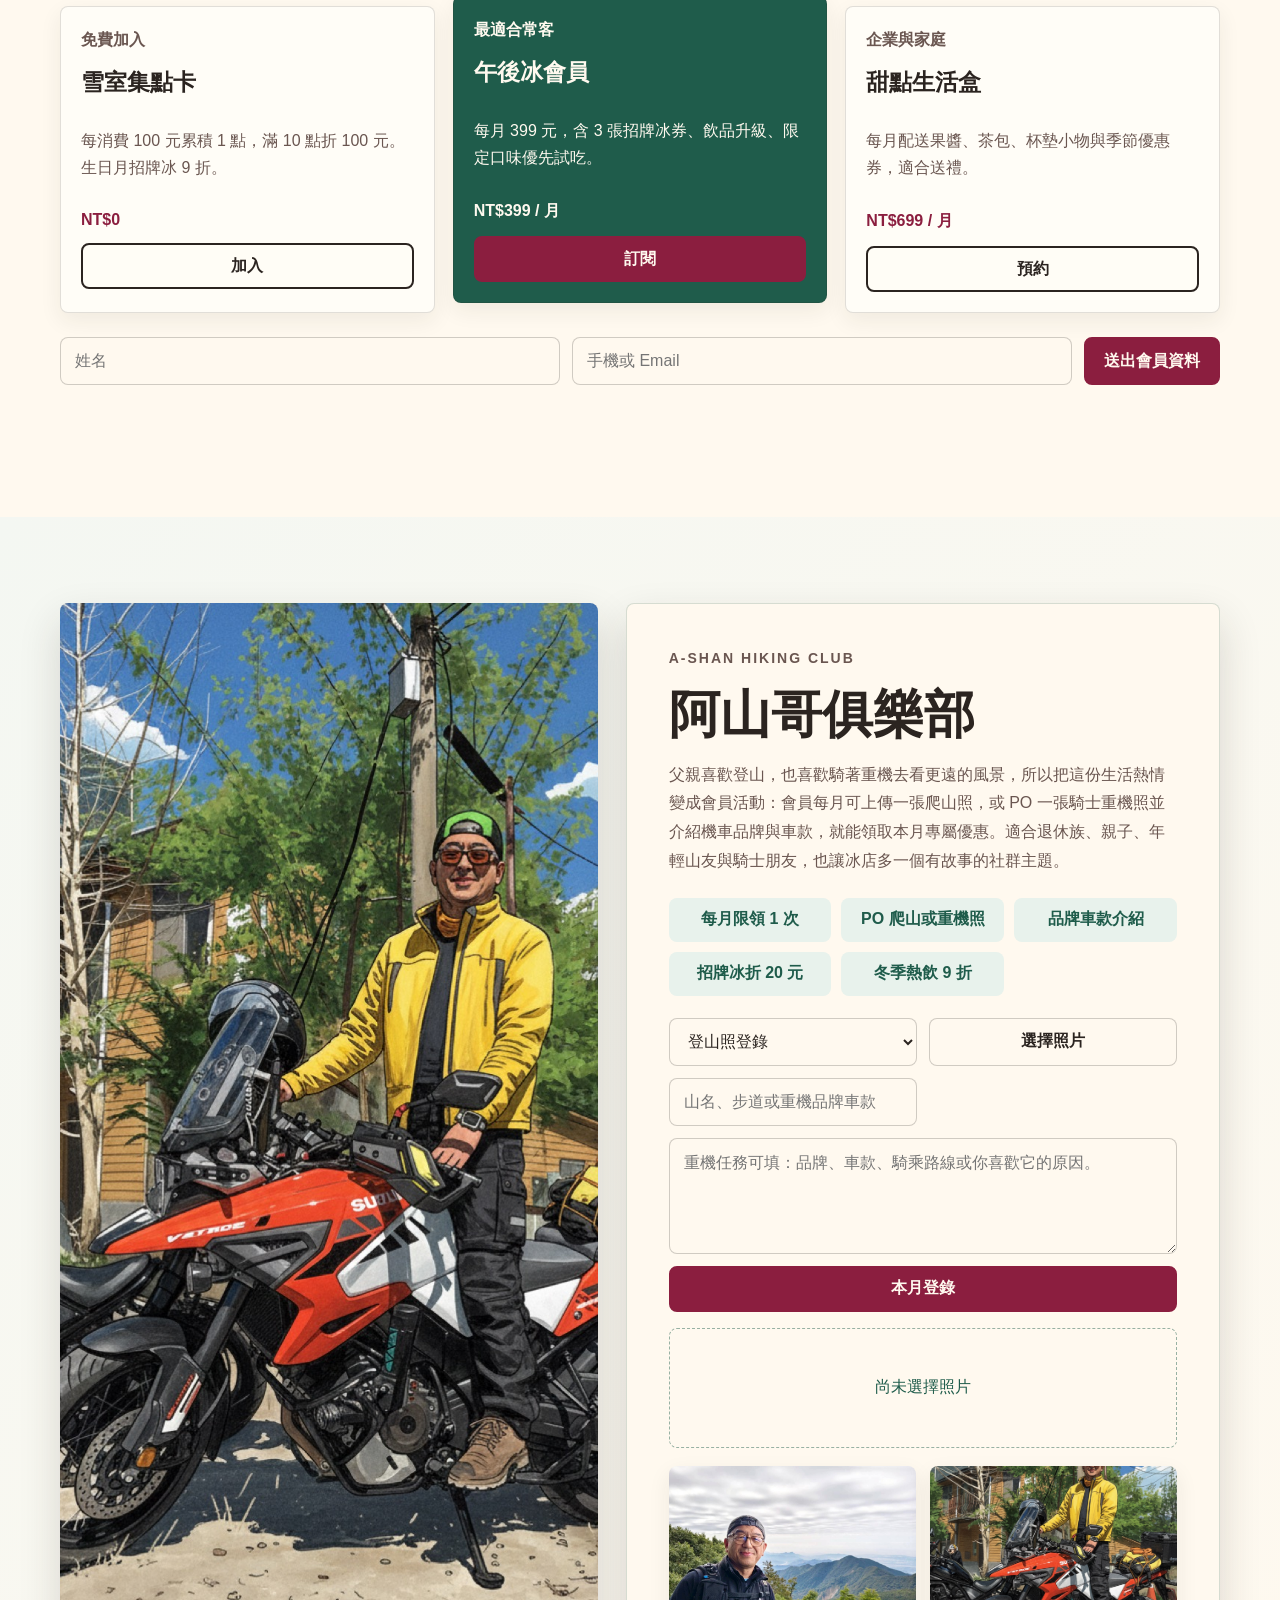
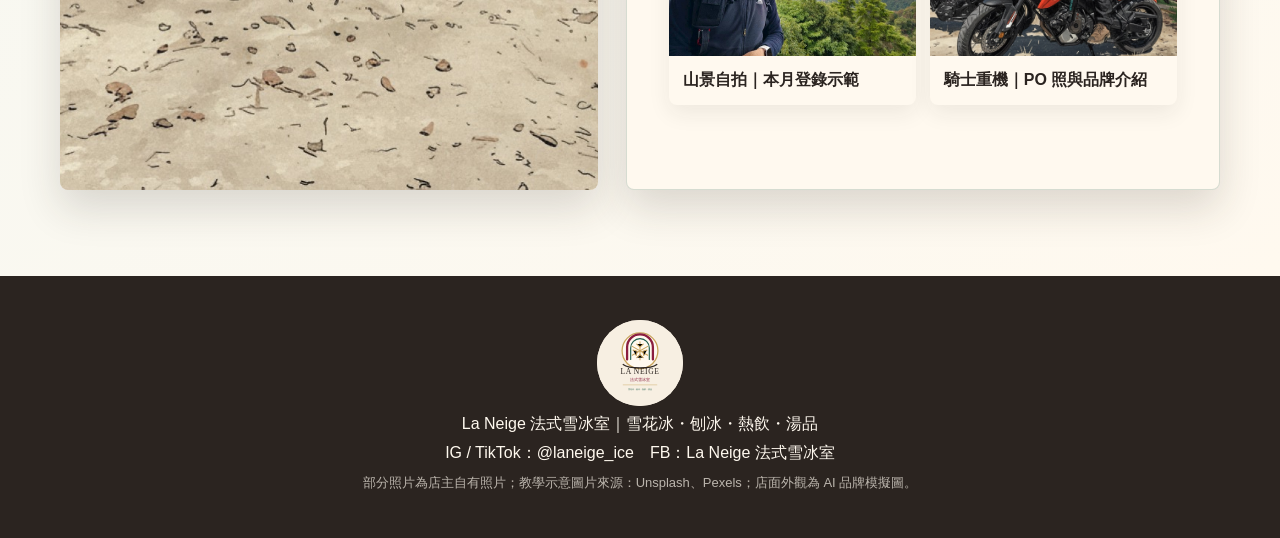
<file: ice_shop_design/website/index.html>
<!doctype html>
<html lang="zh-Hant">
<head>
  <meta charset="utf-8">
  <meta name="viewport" content="width=device-width, initial-scale=1">
  <title>La Neige 法式雪冰室｜台灣的冰，法式的午後</title>
  <meta name="description" content="La Neige 法式雪冰室，琰綱與父親退休後一起打造的台灣法式冰店。雪花冰、刨冰、熱飲、湯品、拍照牆、會員訂閱與長期酬賓計劃。">
  <link rel="stylesheet" href="site.css?v=mobile-fix">
</head>
<body>
  <header class="topbar" aria-label="網站導覽">
    <a class="brand" href="#home" aria-label="回到首頁">
      <img src="assets/logo.svg" alt="La Neige 法式雪冰室">
      <span>LA NEIGE</span>
    </a>
    <nav>
      <a href="#story">品牌故事</a>
      <a href="#menu">主題菜單</a>
      <a href="#photo-wall">拍照牆</a>
      <a href="#ashan-club">阿山哥俱樂部</a>
      <a href="#member">會員訂閱</a>
    </nav>
  </header>

  <main>
    <section id="home" class="hero">
      <img class="hero-image" src="assets/hero-storefront.png" alt="台灣街角的法式雪冰室，店內有透明製冰區與拍照顧客">
      <div class="hero-shade"></div>
      <div class="hero-content">
        <p class="eyebrow">台灣冰品 x 法式生活感</p>
        <h1>把台灣的冰，做成一場法式午後。</h1>
        <p class="lead">琰綱從英國建築與藝術帶回來的光影，遇上父親退休後想好好生活的溫度。這裡有透明製冰區、季節雪花冰、熱飲湯品，還有一面讓日常變漂亮的拍照牆。</p>
        <div class="hero-actions" aria-label="主要行動">
          <a class="button primary" href="#photo-wall">上傳拍照牆</a>
          <a class="button ghost" href="#member">加入雪室會員</a>
        </div>
      </div>
    </section>

    <section id="story" class="story-section">
      <div class="section-inner story-grid">
        <div>
          <p class="eyebrow">Brand Story</p>
          <h2>一位年輕建築人，和父親退休後的第一間店。</h2>
        </div>
        <div class="story-copy">
          <p>琰綱在英國學建築與藝術時，最著迷的不是宏偉建築，而是街角小店裡的光。回到台灣後，他和即將退休的父親決定開一間冰店：外表像法國街角，味道卻保留台灣人熟悉的甜。</p>
          <p>透明製作區讓客人看見冰塊、糖水、配料與每一碗冰的完成。父親負責味道，琰綱負責空間。這間店不是只賣冰，而是讓人願意特地前往、拍照、停留，再把生活過得更有品味一點。</p>
        </div>
        <figure class="story-photo story-storefront">
          <img src="assets/hero-storefront.png" alt="台灣街景中一間法式冰店外觀模擬，奶油白門面與透明製作區">
          <figcaption>外觀模擬｜台灣街景裡令人驚艷的法式冰店</figcaption>
        </figure>
        <figure class="story-photo">
          <img src="assets/owner-father-normalized.jpg" alt="琰綱與父親的合照">
          <figcaption>品牌起點｜琰綱與父親一起開始的退休後新計畫</figcaption>
        </figure>
      </div>
    </section>

    <section id="menu" class="menu-section">
      <div class="section-inner">
        <div class="section-heading">
          <p class="eyebrow">Seasonal Menu</p>
          <h2>四季都有理由前往</h2>
        </div>
        <div class="menu-grid">
          <article class="menu-card">
            <img class="dish-photo" src="assets/caramel-ice-dessert.jpg" alt="焦糖冰品與奶霜示意照片">
            <h3>焦糖伯爵雪花冰</h3>
            <p>茶香雪花、焦糖脆片、奶霜，招牌第一碗。照片為雪花冰氛圍示意。</p>
            <span>NT$150</span>
          </article>
          <article class="menu-card">
            <img class="dish-photo" src="assets/self-ice-product.jpg" alt="店主自拍的草莓刨冰示意照片">
            <h3>草莓玫瑰雙人冰</h3>
            <p>以自拍冰品作為產品視覺基礎，延伸成粉色系拍照主角，適合約會與朋友分享。</p>
            <span>雙人 NT$299</span>
          </article>
          <article class="menu-card">
            <img class="dish-photo" src="assets/lemon-ice-dessert.jpg" alt="檸檬冷甜點與冰品示意照片">
            <h3>檸檬塔刨冰</h3>
            <p>酸甜檸檬醬、餅乾碎、奶霜與清爽刨冰，保留法式檸檬塔的酸甜記憶。</p>
            <span>NT$130</span>
          </article>
          <article class="menu-card">
            <img class="dish-photo" src="assets/winter-cocoa.jpg" alt="熱可可與肉桂示意照片">
            <h3>台灣暖冬熱飲</h3>
            <p>黑糖薑奶、桂圓紅棗茶、燒仙草奶茶、花生湯圓可可，冬天也有回訪理由。</p>
            <span>套餐 NT$149 起</span>
          </article>
        </div>
        <div class="winter-note">
          <strong>冬季補強：</strong>
          台灣人熟悉的暖胃味型可做成 11-2 月主打：熱黑糖薑奶、桂圓紅棗茶、燒仙草奶茶、花生湯圓可可、芋泥紫米鮮奶、芝麻糊拿鐵。
        </div>
      </div>
    </section>

    <section class="campaign-section">
      <div class="section-inner campaign-layout">
        <div>
          <p class="eyebrow">Social Campaign</p>
          <h2>每月一個主題，讓社群自己長出故事。</h2>
          <p>FB 經營在地活動，IG 建立法式拍照感，抖音/TikTok 用製作過程取得第一波曝光。每個月固定一個主題色、一個限定品、一個顧客互動任務。</p>
        </div>
        <div class="month-strip" aria-label="年度社群主題">
          <button class="month active" data-month="2">2月 玫瑰</button>
          <button class="month" data-month="4">4月 伯爵</button>
          <button class="month" data-month="7">7月 芒果</button>
          <button class="month" data-month="12">12月 聖誕</button>
        </div>
        <div id="campaign-card" class="campaign-card" aria-live="polite">
          <img class="campaign-illustration" src="assets/month-rose.svg" alt="玫瑰情人節雪花冰插畫">
          <div>
            <p class="campaign-title">玫瑰情人節</p>
            <h3>草莓玫瑰雙人冰</h3>
            <p>IG 主打粉色桌拍，TikTok 拍淋醬與雙湯匙分食，FB 推雙人套餐 299 元。</p>
          </div>
        </div>
      </div>
    </section>

    <section id="photo-wall" class="photo-section">
      <div class="section-inner">
        <div class="section-heading">
          <p class="eyebrow">Photo Wall</p>
          <h2>把你的法式午後貼上牆</h2>
        </div>
        <div class="photo-tools">
          <label class="upload-tile">
            <input id="photo-input" type="file" accept="image/*">
            <span>選擇照片</span>
          </label>
          <input id="photo-name" type="text" maxlength="16" placeholder="暱稱">
          <select id="photo-tag" aria-label="照片主題">
            <option value="焦糖伯爵">焦糖伯爵</option>
            <option value="草莓玫瑰">草莓玫瑰</option>
            <option value="透明製冰區">透明製冰區</option>
            <option value="法式拍照牆">法式拍照牆</option>
          </select>
          <button id="add-photo" class="button primary" type="button">加入拍照牆</button>
        </div>
        <div id="photo-preview" class="preview-empty">尚未選擇照片</div>
        <div id="gallery" class="gallery" aria-live="polite">
          <figure>
            <img src="assets/hero-storefront.png" alt="法式冰店透明製作區外觀示範照片">
            <figcaption>琰綱推薦｜透明製冰區</figcaption>
          </figure>
          <figure>
            <img src="assets/self-ice-product.jpg" alt="店主自拍冰品的拍照牆示範照片">
            <figcaption>自拍冰品｜草莓玫瑰</figcaption>
          </figure>
          <figure>
            <img src="assets/photo-wall-cafe.jpg" alt="年輕顧客在店內互動的拍照牆示範照片">
            <figcaption>午後客｜焦糖伯爵</figcaption>
          </figure>
        </div>
      </div>
    </section>

    <section class="interaction-section">
      <div class="section-inner interaction-grid">
        <div class="poll-block">
          <p class="eyebrow">Customer Vote</p>
          <h2>下一款限定冰，由客人決定。</h2>
          <div class="vote-options" role="group" aria-label="限定口味投票">
            <button class="vote" data-flavor="玫瑰荔枝">玫瑰荔枝 <span>42%</span></button>
            <button class="vote" data-flavor="焙茶奶霜">焙茶奶霜 <span>35%</span></button>
            <button class="vote" data-flavor="芋泥可可">芋泥可可 <span>23%</span></button>
          </div>
          <p id="vote-result" class="status-text" aria-live="polite"></p>
        </div>
        <div class="message-block">
          <p class="eyebrow">Guest Notes</p>
          <h2>留下今天的一句話</h2>
          <textarea id="guest-message" maxlength="80" placeholder="今天想把哪一口甜留在這裡？"></textarea>
          <button id="add-message" class="button primary" type="button">送出留言</button>
          <ul id="message-list">
            <li>「不用出國，也像坐在巴黎街角。」</li>
            <li>「透明製作區好療癒，冰也真的綿。」</li>
          </ul>
        </div>
      </div>
    </section>

    <section id="member" class="member-section">
      <div class="section-inner">
        <div class="section-heading">
          <p class="eyebrow">Member Club</p>
          <h2>長期酬賓與會員訂閱</h2>
        </div>
        <div class="member-grid">
          <article class="member-plan">
            <p class="plan-label">免費加入</p>
            <h3>雪室集點卡</h3>
            <p>每消費 100 元累積 1 點，滿 10 點折 100 元。生日月招牌冰 9 折。</p>
            <strong>NT$0</strong>
            <button class="button ghost join-plan" data-plan="雪室集點卡">加入</button>
          </article>
          <article class="member-plan featured">
            <p class="plan-label">最適合常客</p>
            <h3>午後冰會員</h3>
            <p>每月 399 元，含 3 張招牌冰券、飲品升級、限定口味優先試吃。</p>
            <strong>NT$399 / 月</strong>
            <button class="button primary join-plan" data-plan="午後冰會員">訂閱</button>
          </article>
          <article class="member-plan">
            <p class="plan-label">企業與家庭</p>
            <h3>甜點生活盒</h3>
            <p>每月配送果醬、茶包、杯墊小物與季節優惠券，適合送禮。</p>
            <strong>NT$699 / 月</strong>
            <button class="button ghost join-plan" data-plan="甜點生活盒">預約</button>
          </article>
        </div>
        <form id="member-form" class="member-form">
          <input id="member-name" type="text" placeholder="姓名" required>
          <input id="member-contact" type="text" placeholder="手機或 Email" required>
          <button class="button primary" type="submit">送出會員資料</button>
        </form>
        <p id="member-status" class="status-text" aria-live="polite"></p>
      </div>
    </section>

    <section id="ashan-club" class="ashan-section">
      <div class="section-inner ashan-layout">
        <figure class="ashan-photo">
          <img src="assets/father-motorcycle.jpg" alt="父親與重機在戶外的照片">
          <figcaption>阿山哥推薦｜山路、重機與一碗下山後的冰</figcaption>
        </figure>
        <div class="ashan-panel">
          <p class="eyebrow">A-Shan Hiking Club</p>
          <h2>阿山哥俱樂部</h2>
          <p>父親喜歡登山，也喜歡騎著重機去看更遠的風景，所以把這份生活熱情變成會員活動：會員每月可上傳一張爬山照，或 PO 一張騎士重機照並介紹機車品牌與車款，就能領取本月專屬優惠。適合退休族、親子、年輕山友與騎士朋友，也讓冰店多一個有故事的社群主題。</p>
          <div class="ashan-benefits">
            <span>每月限領 1 次</span>
            <span>PO 爬山或重機照</span>
            <span>品牌車款介紹</span>
            <span>招牌冰折 20 元</span>
            <span>冬季熱飲 9 折</span>
          </div>
          <div class="ashan-form">
            <select id="ashan-task" aria-label="阿山哥任務類型">
              <option value="hike">登山照登錄</option>
              <option value="bike">重機照與品牌介紹</option>
            </select>
            <label class="upload-tile">
              <input id="hike-photo-input" type="file" accept="image/*">
              <span>選擇照片</span>
            </label>
            <input id="hike-name" type="text" maxlength="32" placeholder="山名、步道或重機品牌車款">
            <textarea id="bike-intro" maxlength="120" placeholder="重機任務可填：品牌、車款、騎乘路線或你喜歡它的原因。"></textarea>
            <button id="hike-checkin" class="button primary" type="button">本月登錄</button>
          </div>
          <div id="hike-preview" class="preview-empty">尚未選擇照片</div>
          <div class="hike-samples" aria-label="阿山哥登山照片示範">
            <figure>
              <img src="assets/father-hiking.jpg" alt="父親登山時在山景前自拍的照片">
              <figcaption>山景自拍｜本月登錄示範</figcaption>
            </figure>
            <figure>
              <img src="assets/father-motorcycle.jpg" alt="父親與重機的照片">
              <figcaption>騎士重機｜PO 照與品牌介紹</figcaption>
            </figure>
          </div>
          <p id="hike-status" class="status-text" aria-live="polite"></p>
        </div>
      </div>
    </section>
  </main>

  <footer class="footer">
    <img src="assets/logo.svg" alt="">
    <p>La Neige 法式雪冰室｜雪花冰・刨冰・熱飲・湯品</p>
    <p>IG / TikTok：@laneige_ice　FB：La Neige 法式雪冰室</p>
    <p class="credit">部分照片為店主自有照片；教學示意圖片來源：Unsplash、Pexels；店面外觀為 AI 品牌模擬圖。</p>
  </footer>

  <script src="site.js"></script>
</body>
</html>
</file>
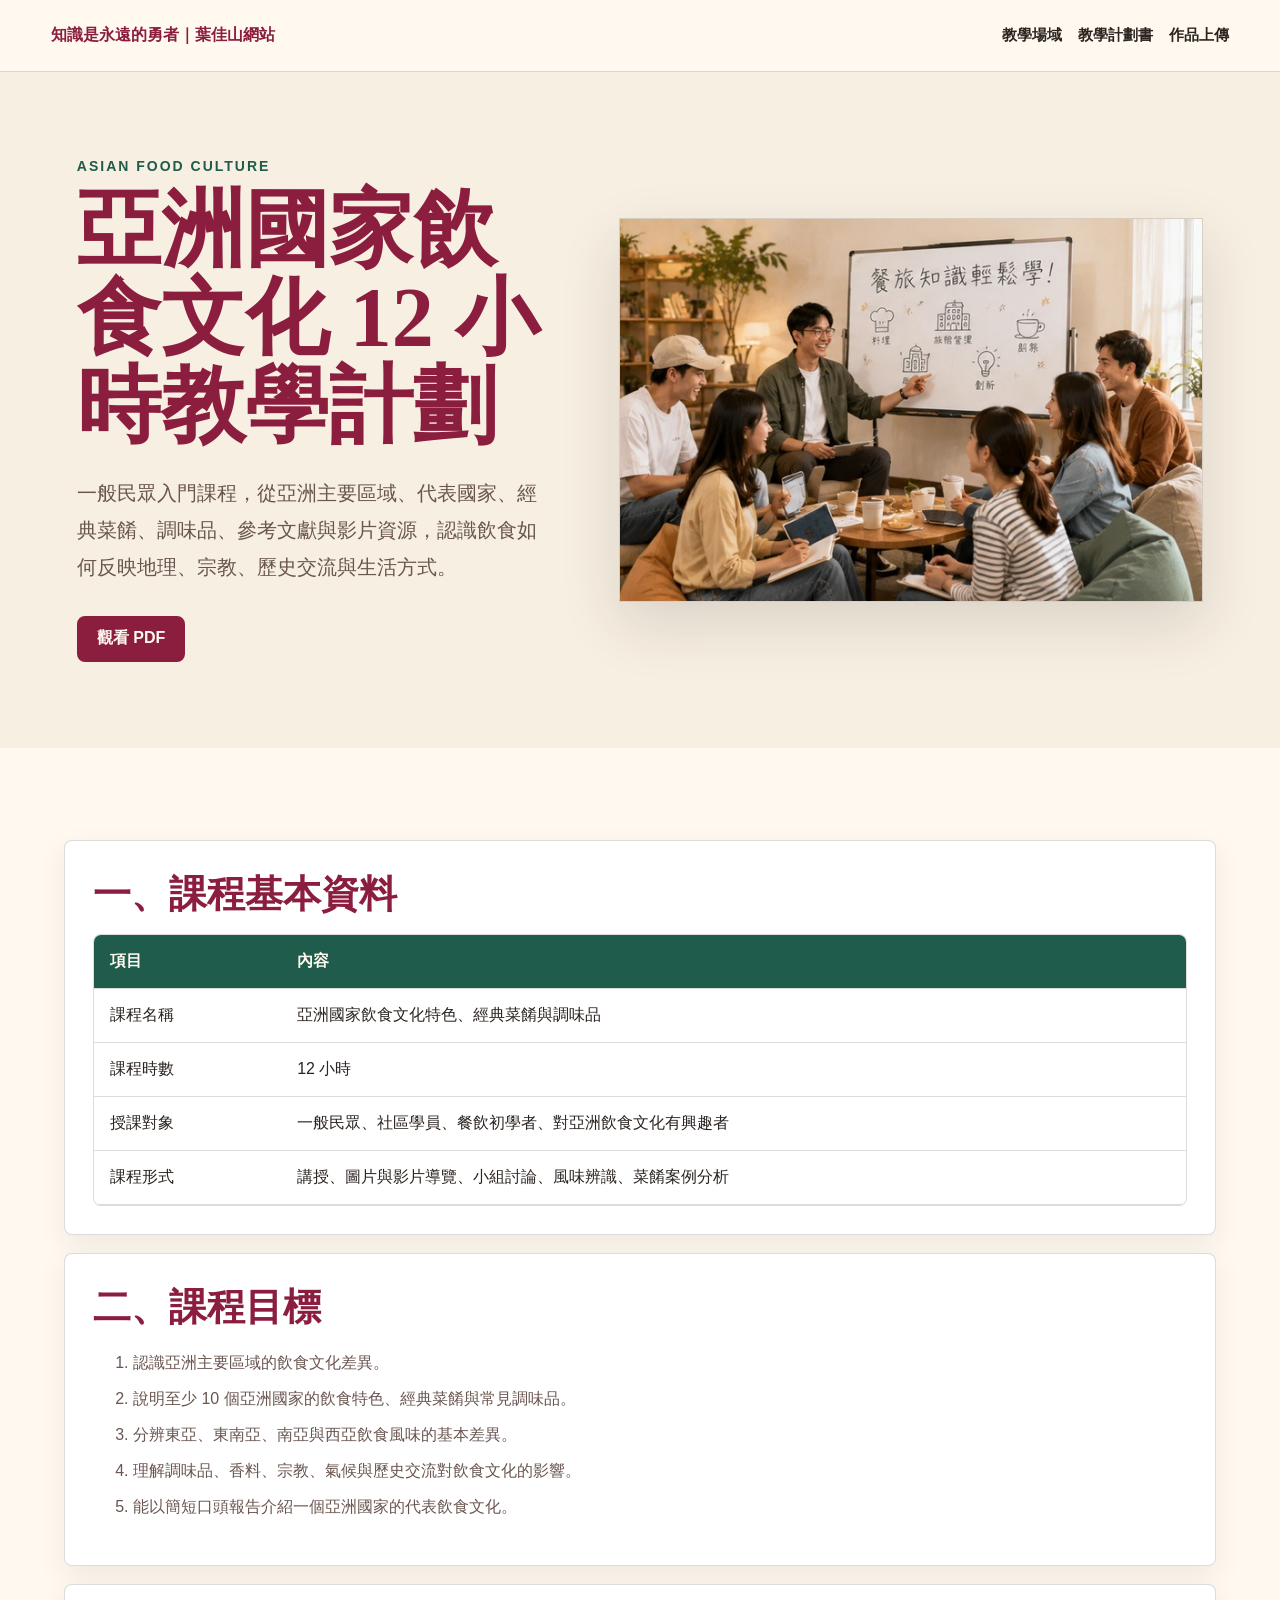
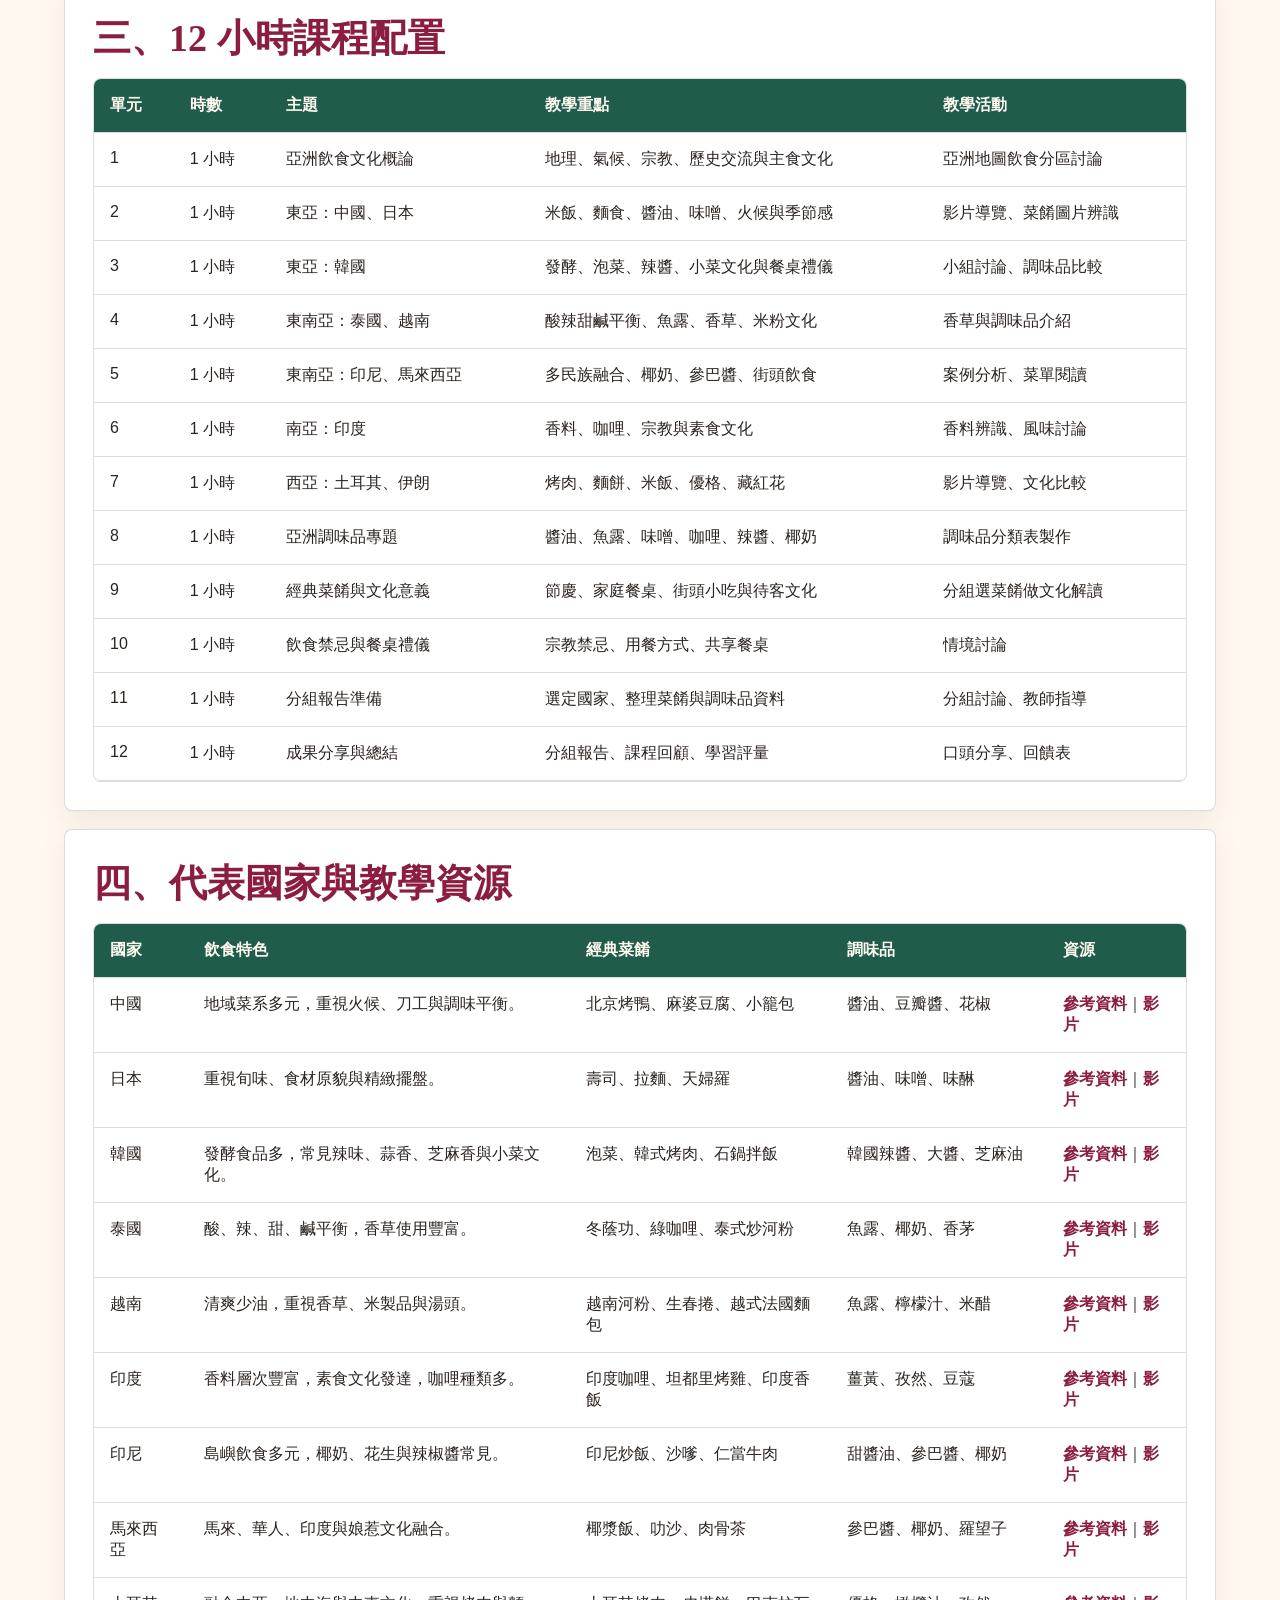
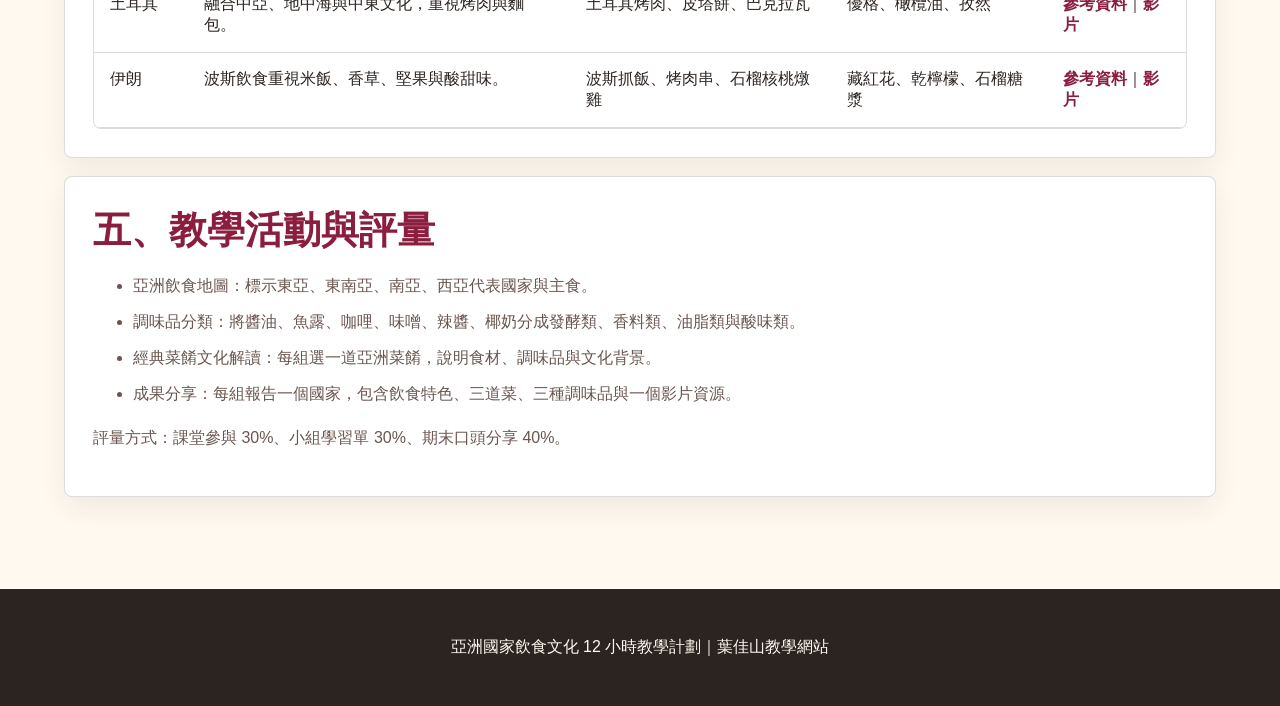
<file: docs/asian-food-culture-plan.html>
<!doctype html>
<html lang="zh-Hant">
<head>
  <meta charset="utf-8">
  <meta name="viewport" content="width=device-width, initial-scale=1">
  <title>亞洲國家飲食文化 12 小時教學計劃｜知識是永遠的勇者</title>
  <link rel="stylesheet" href="portal.css?v=mobile-fix">
</head>
<body>
  <header class="site-header">
    <a class="mark" href="index.html">知識是永遠的勇者｜葉佳山網站</a>
    <nav>
      <a href="index.html#teaching">教學場域</a>
      <a href="entrepreneurship.html#lesson-plan">教學計劃書</a>
      <a href="entrepreneurship.html#teaching-upload">作品上傳</a>
    </nav>
  </header>

  <main>
    <section class="hero compact-hero">
      <div>
        <p class="eyebrow">Asian Food Culture</p>
        <h1>亞洲國家飲食文化 12 小時教學計劃</h1>
        <p class="lead">一般民眾入門課程，從亞洲主要區域、代表國家、經典菜餚、調味品、參考文獻與影片資源，認識飲食如何反映地理、宗教、歷史交流與生活方式。</p>
        <div class="actions">
          <a class="button primary" href="assets/teaching/asian-food-culture-12h-plan.pdf" target="_blank" rel="noopener">觀看 PDF</a>
        </div>
      </div>
      <img src="assets/portal/teaching-photo.jpg" alt="亞洲飲食文化教學課程照片">
    </section>

    <section class="section">
      <div class="inner readable">
        <article class="panel">
          <h2>一、課程基本資料</h2>
          <div class="table-wrap">
            <table>
              <thead><tr><th>項目</th><th>內容</th></tr></thead>
              <tbody>
                <tr><td data-label="項目">課程名稱</td><td data-label="內容">亞洲國家飲食文化特色、經典菜餚與調味品</td></tr>
                <tr><td data-label="項目">課程時數</td><td data-label="內容">12 小時</td></tr>
                <tr><td data-label="項目">授課對象</td><td data-label="內容">一般民眾、社區學員、餐飲初學者、對亞洲飲食文化有興趣者</td></tr>
                <tr><td data-label="項目">課程形式</td><td data-label="內容">講授、圖片與影片導覽、小組討論、風味辨識、菜餚案例分析</td></tr>
              </tbody>
            </table>
          </div>
        </article>

        <article class="panel">
          <h2>二、課程目標</h2>
          <ol>
            <li>認識亞洲主要區域的飲食文化差異。</li>
            <li>說明至少 10 個亞洲國家的飲食特色、經典菜餚與常見調味品。</li>
            <li>分辨東亞、東南亞、南亞與西亞飲食風味的基本差異。</li>
            <li>理解調味品、香料、宗教、氣候與歷史交流對飲食文化的影響。</li>
            <li>能以簡短口頭報告介紹一個亞洲國家的代表飲食文化。</li>
          </ol>
        </article>

        <article class="panel">
          <h2>三、12 小時課程配置</h2>
          <div class="table-wrap">
            <table>
              <thead><tr><th>單元</th><th>時數</th><th>主題</th><th>教學重點</th><th>教學活動</th></tr></thead>
              <tbody>
                <tr><td>1</td><td>1 小時</td><td>亞洲飲食文化概論</td><td>地理、氣候、宗教、歷史交流與主食文化</td><td>亞洲地圖飲食分區討論</td></tr>
                <tr><td>2</td><td>1 小時</td><td>東亞：中國、日本</td><td>米飯、麵食、醬油、味噌、火候與季節感</td><td>影片導覽、菜餚圖片辨識</td></tr>
                <tr><td>3</td><td>1 小時</td><td>東亞：韓國</td><td>發酵、泡菜、辣醬、小菜文化與餐桌禮儀</td><td>小組討論、調味品比較</td></tr>
                <tr><td>4</td><td>1 小時</td><td>東南亞：泰國、越南</td><td>酸辣甜鹹平衡、魚露、香草、米粉文化</td><td>香草與調味品介紹</td></tr>
                <tr><td>5</td><td>1 小時</td><td>東南亞：印尼、馬來西亞</td><td>多民族融合、椰奶、參巴醬、街頭飲食</td><td>案例分析、菜單閱讀</td></tr>
                <tr><td>6</td><td>1 小時</td><td>南亞：印度</td><td>香料、咖哩、宗教與素食文化</td><td>香料辨識、風味討論</td></tr>
                <tr><td>7</td><td>1 小時</td><td>西亞：土耳其、伊朗</td><td>烤肉、麵餅、米飯、優格、藏紅花</td><td>影片導覽、文化比較</td></tr>
                <tr><td>8</td><td>1 小時</td><td>亞洲調味品專題</td><td>醬油、魚露、味噌、咖哩、辣醬、椰奶</td><td>調味品分類表製作</td></tr>
                <tr><td>9</td><td>1 小時</td><td>經典菜餚與文化意義</td><td>節慶、家庭餐桌、街頭小吃與待客文化</td><td>分組選菜餚做文化解讀</td></tr>
                <tr><td>10</td><td>1 小時</td><td>飲食禁忌與餐桌禮儀</td><td>宗教禁忌、用餐方式、共享餐桌</td><td>情境討論</td></tr>
                <tr><td>11</td><td>1 小時</td><td>分組報告準備</td><td>選定國家、整理菜餚與調味品資料</td><td>分組討論、教師指導</td></tr>
                <tr><td>12</td><td>1 小時</td><td>成果分享與總結</td><td>分組報告、課程回顧、學習評量</td><td>口頭分享、回饋表</td></tr>
              </tbody>
            </table>
          </div>
        </article>

        <article class="panel">
          <h2>四、代表國家與教學資源</h2>
          <div class="table-wrap">
            <table>
              <thead><tr><th>國家</th><th>飲食特色</th><th>經典菜餚</th><th>調味品</th><th>資源</th></tr></thead>
              <tbody>
                <tr><td>中國</td><td>地域菜系多元，重視火候、刀工與調味平衡。</td><td>北京烤鴨、麻婆豆腐、小籠包</td><td>醬油、豆瓣醬、花椒</td><td><a href="https://www.britannica.com/topic/Chinese-cuisine" target="_blank" rel="noopener">參考資料</a>｜<a href="https://www.youtube.com/results?search_query=Chinese+cuisine+culture" target="_blank" rel="noopener">影片</a></td></tr>
                <tr><td>日本</td><td>重視旬味、食材原貌與精緻擺盤。</td><td>壽司、拉麵、天婦羅</td><td>醬油、味噌、味醂</td><td><a href="https://japan-food.jetro.go.jp/en/japanesecuisine" target="_blank" rel="noopener">參考資料</a>｜<a href="https://www.youtube.com/results?search_query=Japanese+food+culture+washoku" target="_blank" rel="noopener">影片</a></td></tr>
                <tr><td>韓國</td><td>發酵食品多，常見辣味、蒜香、芝麻香與小菜文化。</td><td>泡菜、韓式烤肉、石鍋拌飯</td><td>韓國辣醬、大醬、芝麻油</td><td><a href="https://english1.visitkorea.or.kr/enu/FOD/FO_ENG_1_4.jsp" target="_blank" rel="noopener">參考資料</a>｜<a href="https://www.youtube.com/results?search_query=Korean+food+culture+hansik" target="_blank" rel="noopener">影片</a></td></tr>
                <tr><td>泰國</td><td>酸、辣、甜、鹹平衡，香草使用豐富。</td><td>冬蔭功、綠咖哩、泰式炒河粉</td><td>魚露、椰奶、香茅</td><td><a href="https://image.mfa.go.th/mfa/0/KqcTSahPWh/%E0%B8%AB%E0%B8%99%E0%B8%B1%E0%B8%87%E0%B8%AA%E0%B8%B7%E0%B8%AD%E0%B8%AD%E0%B8%B4%E0%B9%80%E0%B8%A5%E0%B9%87%E0%B8%81%E0%B9%82%E0%B8%97%E0%B8%A3%E0%B8%99%E0%B8%B4%E0%B8%81%E0%B8%AA%E0%B9%8C/Food_Guide_2024/FoodGuide_Eng_20240820.pdf" target="_blank" rel="noopener">參考資料</a>｜<a href="https://www.youtube.com/results?search_query=Thai+food+culture" target="_blank" rel="noopener">影片</a></td></tr>
                <tr><td>越南</td><td>清爽少油，重視香草、米製品與湯頭。</td><td>越南河粉、生春捲、越式法國麵包</td><td>魚露、檸檬汁、米醋</td><td><a href="https://www.vietnamtourism.com/en/food" target="_blank" rel="noopener">參考資料</a>｜<a href="https://www.youtube.com/results?search_query=Vietnamese+food+culture" target="_blank" rel="noopener">影片</a></td></tr>
                <tr><td>印度</td><td>香料層次豐富，素食文化發達，咖哩種類多。</td><td>印度咖哩、坦都里烤雞、印度香飯</td><td>薑黃、孜然、豆蔻</td><td><a href="https://www.britannica.com/topic/Indian-cuisine" target="_blank" rel="noopener">參考資料</a>｜<a href="https://www.youtube.com/results?search_query=Indian+food+culture+spices" target="_blank" rel="noopener">影片</a></td></tr>
                <tr><td>印尼</td><td>島嶼飲食多元，椰奶、花生與辣椒醬常見。</td><td>印尼炒飯、沙嗲、仁當牛肉</td><td>甜醬油、參巴醬、椰奶</td><td><a href="https://en.wikipedia.org/wiki/Indonesian_cuisine" target="_blank" rel="noopener">參考資料</a>｜<a href="https://www.youtube.com/results?search_query=Indonesian+food+culture" target="_blank" rel="noopener">影片</a></td></tr>
                <tr><td>馬來西亞</td><td>馬來、華人、印度與娘惹文化融合。</td><td>椰漿飯、叻沙、肉骨茶</td><td>參巴醬、椰奶、羅望子</td><td><a href="https://www.malaysia.travel/explore/malaysian-food-52-top-picks-you-shouldn-t-miss" target="_blank" rel="noopener">參考資料</a>｜<a href="https://www.youtube.com/results?search_query=Malaysian+food+culture" target="_blank" rel="noopener">影片</a></td></tr>
                <tr><td>土耳其</td><td>融合中亞、地中海與中東文化，重視烤肉與麵包。</td><td>土耳其烤肉、皮塔餅、巴克拉瓦</td><td>優格、橄欖油、孜然</td><td><a href="https://www.britannica.com/place/Turkey/Cultural-life" target="_blank" rel="noopener">參考資料</a>｜<a href="https://www.youtube.com/results?search_query=Turkish+food+culture" target="_blank" rel="noopener">影片</a></td></tr>
                <tr><td>伊朗</td><td>波斯飲食重視米飯、香草、堅果與酸甜味。</td><td>波斯抓飯、烤肉串、石榴核桃燉雞</td><td>藏紅花、乾檸檬、石榴糖漿</td><td><a href="https://www.britannica.com/topic/Persian-cuisine" target="_blank" rel="noopener">參考資料</a>｜<a href="https://www.youtube.com/results?search_query=Persian+food+culture" target="_blank" rel="noopener">影片</a></td></tr>
              </tbody>
            </table>
          </div>
        </article>

        <article class="panel">
          <h2>五、教學活動與評量</h2>
          <ul>
            <li>亞洲飲食地圖：標示東亞、東南亞、南亞、西亞代表國家與主食。</li>
            <li>調味品分類：將醬油、魚露、咖哩、味噌、辣醬、椰奶分成發酵類、香料類、油脂類與酸味類。</li>
            <li>經典菜餚文化解讀：每組選一道亞洲菜餚，說明食材、調味品與文化背景。</li>
            <li>成果分享：每組報告一個國家，包含飲食特色、三道菜、三種調味品與一個影片資源。</li>
          </ul>
          <p>評量方式：課堂參與 30%、小組學習單 30%、期末口頭分享 40%。</p>
        </article>
      </div>
    </section>
  </main>

  <footer class="footer"><p>亞洲國家飲食文化 12 小時教學計劃｜葉佳山教學網站</p></footer>
</body>
</html>
</file>
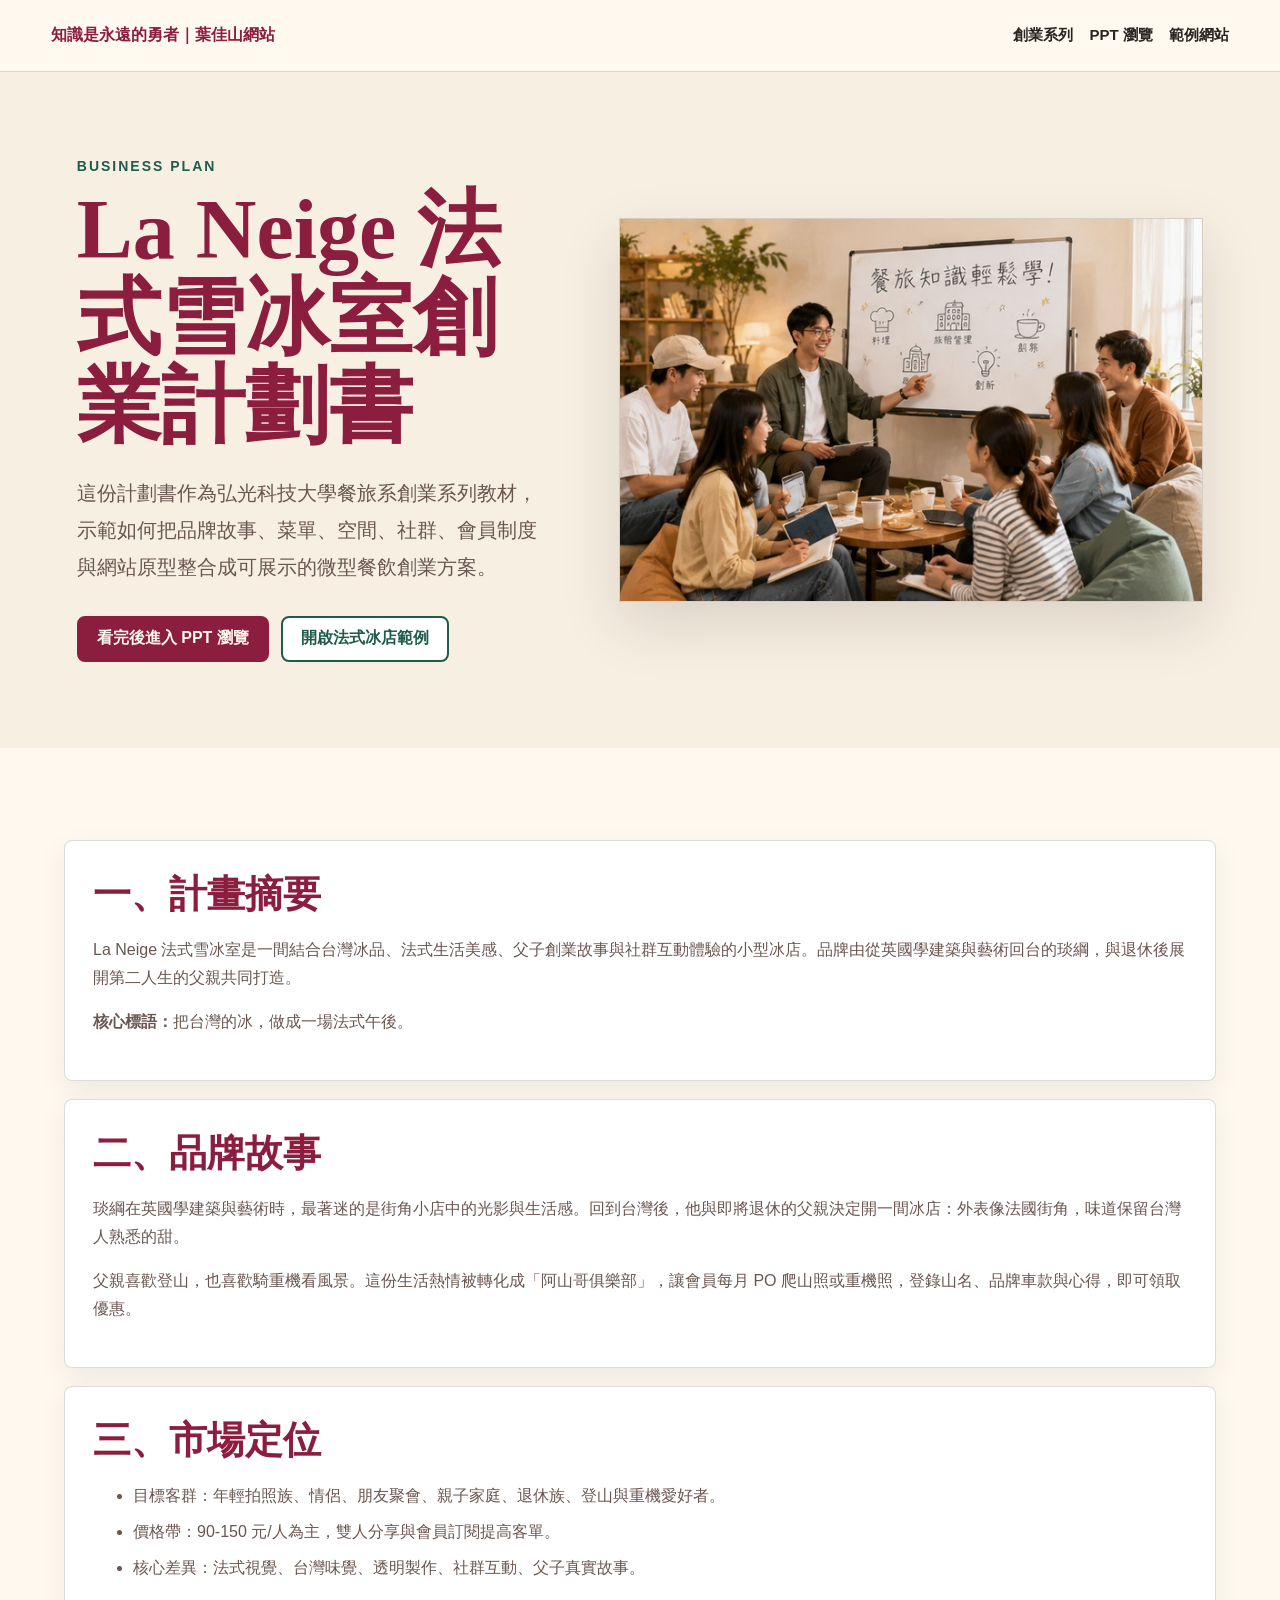
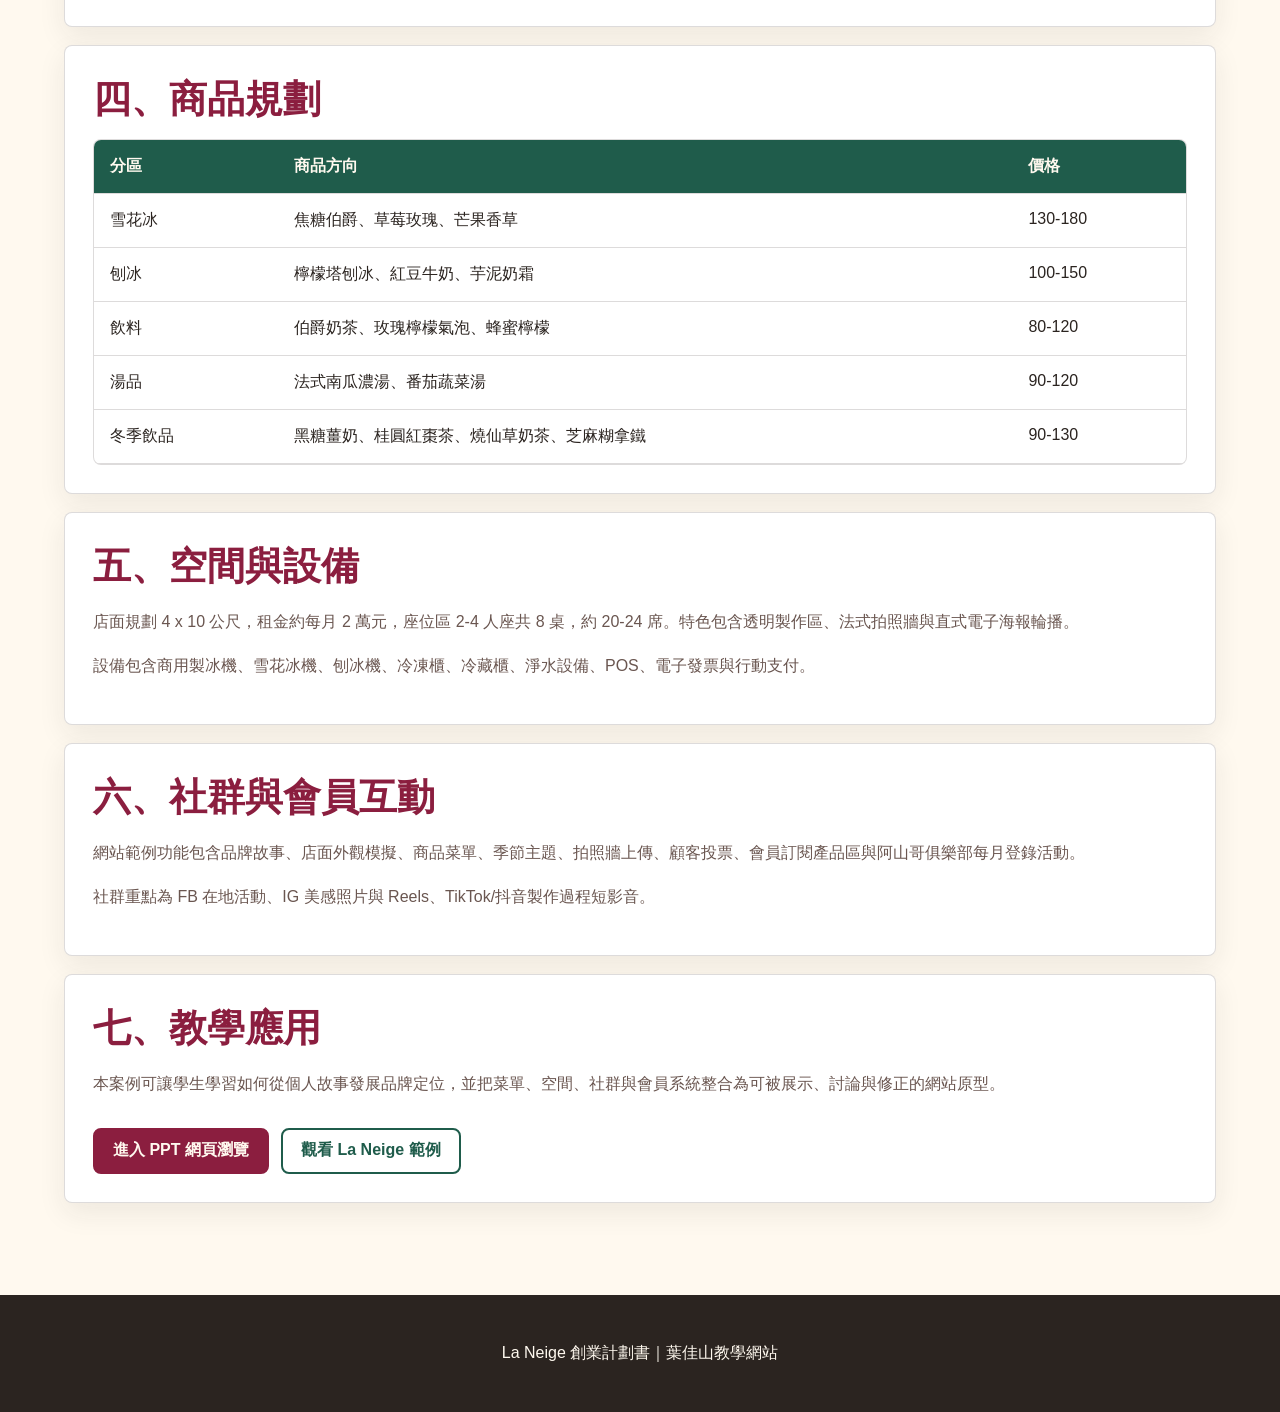
<file: docs/business-plan.html>
<!doctype html>
<html lang="zh-Hant">
<head>
  <meta charset="utf-8">
  <meta name="viewport" content="width=device-width, initial-scale=1">
  <title>La Neige 創業計劃書｜知識是永遠的勇者</title>
  <link rel="stylesheet" href="portal.css?v=mobile-fix">
</head>
<body>
  <header class="site-header">
    <a class="mark" href="index.html">知識是永遠的勇者｜葉佳山網站</a>
    <nav>
      <a href="entrepreneurship.html">創業系列</a>
      <a href="entrepreneurship.html#ppt-view">PPT 瀏覽</a>
      <a href="la-neige/">範例網站</a>
    </nav>
  </header>

  <main>
    <section class="hero compact-hero">
      <div>
        <p class="eyebrow">Business Plan</p>
        <h1>La Neige 法式雪冰室創業計劃書</h1>
        <p class="lead">這份計劃書作為弘光科技大學餐旅系創業系列教材，示範如何把品牌故事、菜單、空間、社群、會員制度與網站原型整合成可展示的微型餐飲創業方案。</p>
        <div class="actions">
          <a class="button primary" href="entrepreneurship.html#ppt-view">看完後進入 PPT 瀏覽</a>
          <a class="button secondary" href="la-neige/">開啟法式冰店範例</a>
        </div>
      </div>
      <img src="assets/portal/teaching-photo.jpg" alt="餐旅教學課堂照片">
    </section>

    <section class="section">
      <div class="inner readable">
        <article class="panel">
          <h2>一、計畫摘要</h2>
          <p>La Neige 法式雪冰室是一間結合台灣冰品、法式生活美感、父子創業故事與社群互動體驗的小型冰店。品牌由從英國學建築與藝術回台的琰綱，與退休後展開第二人生的父親共同打造。</p>
          <p><strong>核心標語：</strong>把台灣的冰，做成一場法式午後。</p>
        </article>

        <article class="panel">
          <h2>二、品牌故事</h2>
          <p>琰綱在英國學建築與藝術時，最著迷的是街角小店中的光影與生活感。回到台灣後，他與即將退休的父親決定開一間冰店：外表像法國街角，味道保留台灣人熟悉的甜。</p>
          <p>父親喜歡登山，也喜歡騎重機看風景。這份生活熱情被轉化成「阿山哥俱樂部」，讓會員每月 PO 爬山照或重機照，登錄山名、品牌車款與心得，即可領取優惠。</p>
        </article>

        <article class="panel">
          <h2>三、市場定位</h2>
          <ul>
            <li>目標客群：年輕拍照族、情侶、朋友聚會、親子家庭、退休族、登山與重機愛好者。</li>
            <li>價格帶：90-150 元/人為主，雙人分享與會員訂閱提高客單。</li>
            <li>核心差異：法式視覺、台灣味覺、透明製作、社群互動、父子真實故事。</li>
          </ul>
        </article>

        <article class="panel">
          <h2>四、商品規劃</h2>
          <div class="table-wrap">
            <table>
              <thead><tr><th>分區</th><th>商品方向</th><th>價格</th></tr></thead>
              <tbody>
                <tr><td data-label="分區">雪花冰</td><td data-label="商品方向">焦糖伯爵、草莓玫瑰、芒果香草</td><td data-label="價格">130-180</td></tr>
                <tr><td data-label="分區">刨冰</td><td data-label="商品方向">檸檬塔刨冰、紅豆牛奶、芋泥奶霜</td><td data-label="價格">100-150</td></tr>
                <tr><td data-label="分區">飲料</td><td data-label="商品方向">伯爵奶茶、玫瑰檸檬氣泡、蜂蜜檸檬</td><td data-label="價格">80-120</td></tr>
                <tr><td data-label="分區">湯品</td><td data-label="商品方向">法式南瓜濃湯、番茄蔬菜湯</td><td data-label="價格">90-120</td></tr>
                <tr><td data-label="分區">冬季飲品</td><td data-label="商品方向">黑糖薑奶、桂圓紅棗茶、燒仙草奶茶、芝麻糊拿鐵</td><td data-label="價格">90-130</td></tr>
              </tbody>
            </table>
          </div>
        </article>

        <article class="panel">
          <h2>五、空間與設備</h2>
          <p>店面規劃 4 x 10 公尺，租金約每月 2 萬元，座位區 2-4 人座共 8 桌，約 20-24 席。特色包含透明製作區、法式拍照牆與直式電子海報輪播。</p>
          <p>設備包含商用製冰機、雪花冰機、刨冰機、冷凍櫃、冷藏櫃、淨水設備、POS、電子發票與行動支付。</p>
        </article>

        <article class="panel">
          <h2>六、社群與會員互動</h2>
          <p>網站範例功能包含品牌故事、店面外觀模擬、商品菜單、季節主題、拍照牆上傳、顧客投票、會員訂閱產品區與阿山哥俱樂部每月登錄活動。</p>
          <p>社群重點為 FB 在地活動、IG 美感照片與 Reels、TikTok/抖音製作過程短影音。</p>
        </article>

        <article class="panel">
          <h2>七、教學應用</h2>
          <p>本案例可讓學生學習如何從個人故事發展品牌定位，並把菜單、空間、社群與會員系統整合為可被展示、討論與修正的網站原型。</p>
          <div class="actions">
            <a class="button primary" href="entrepreneurship.html#ppt-view">進入 PPT 網頁瀏覽</a>
            <a class="button secondary" href="la-neige/">觀看 La Neige 範例</a>
          </div>
        </article>
      </div>
    </section>
  </main>

  <footer class="footer"><p>La Neige 創業計劃書｜葉佳山教學網站</p></footer>
</body>
</html>
</file>
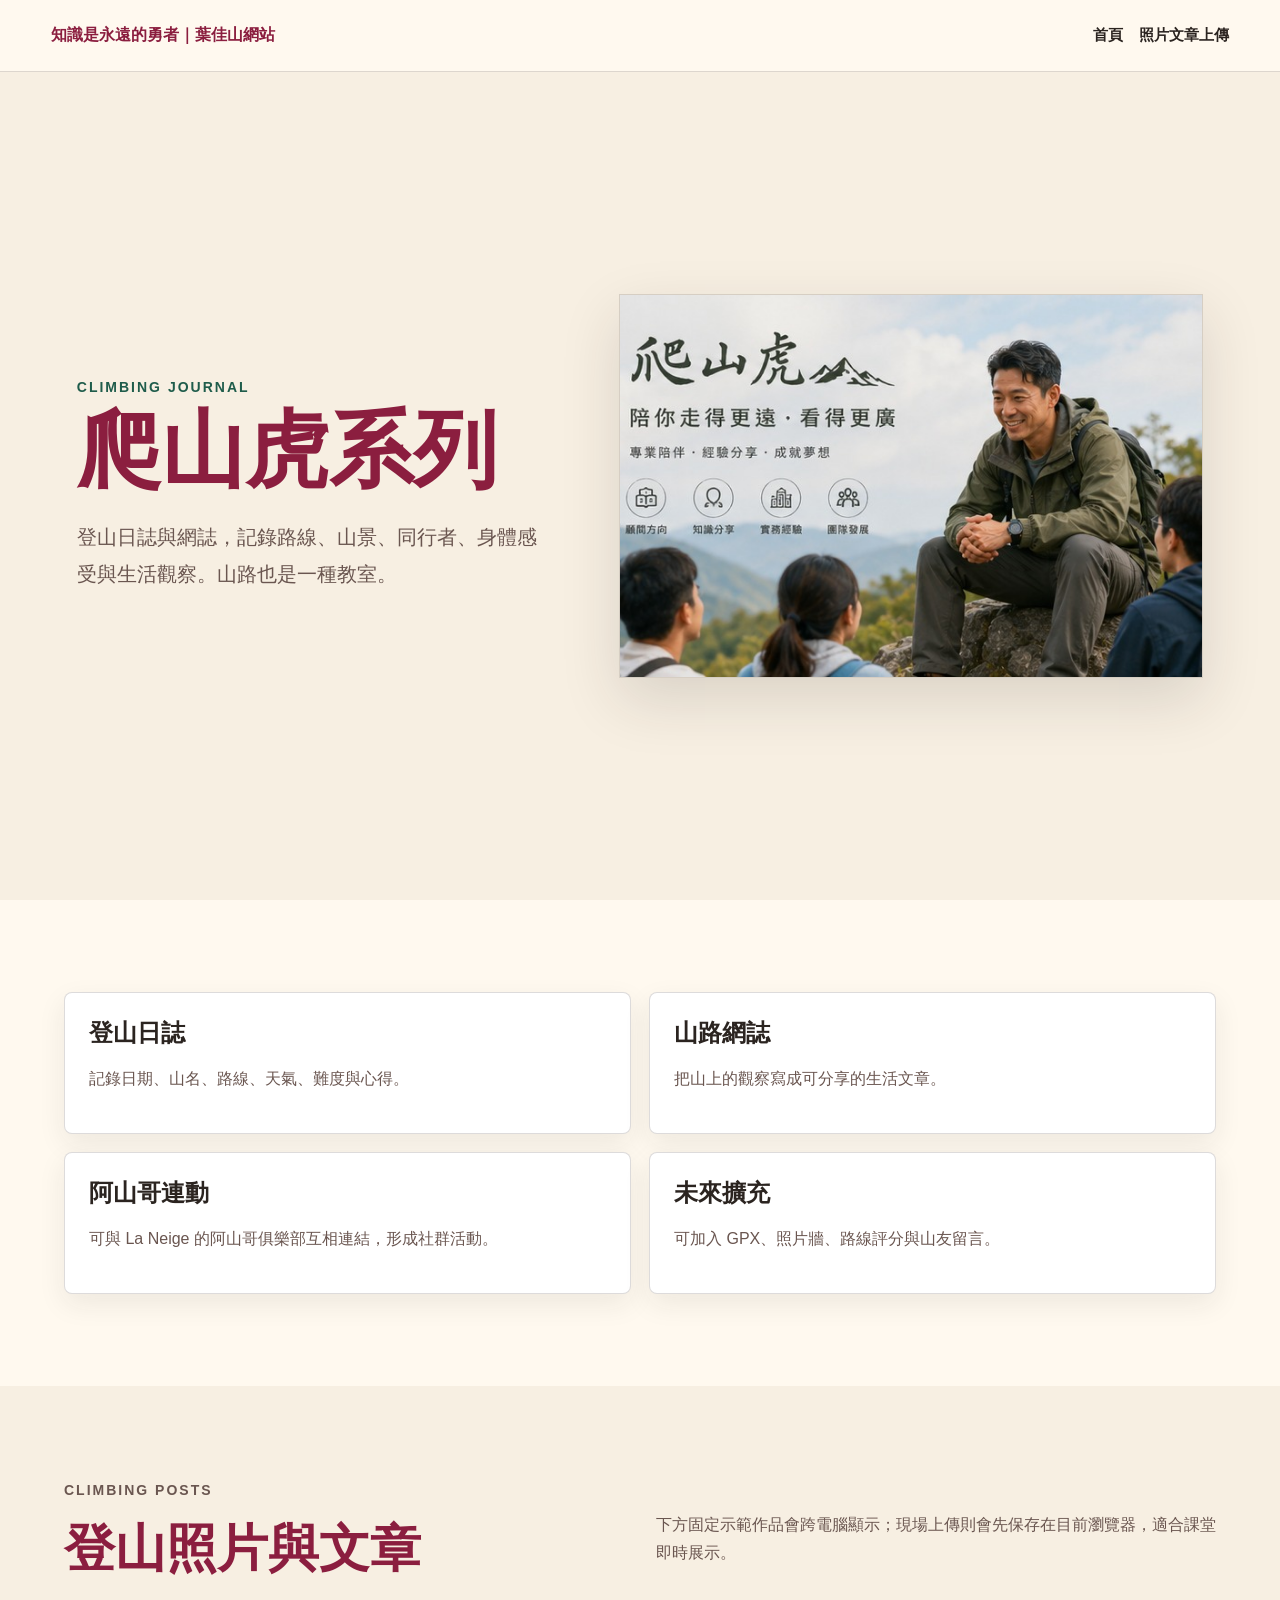
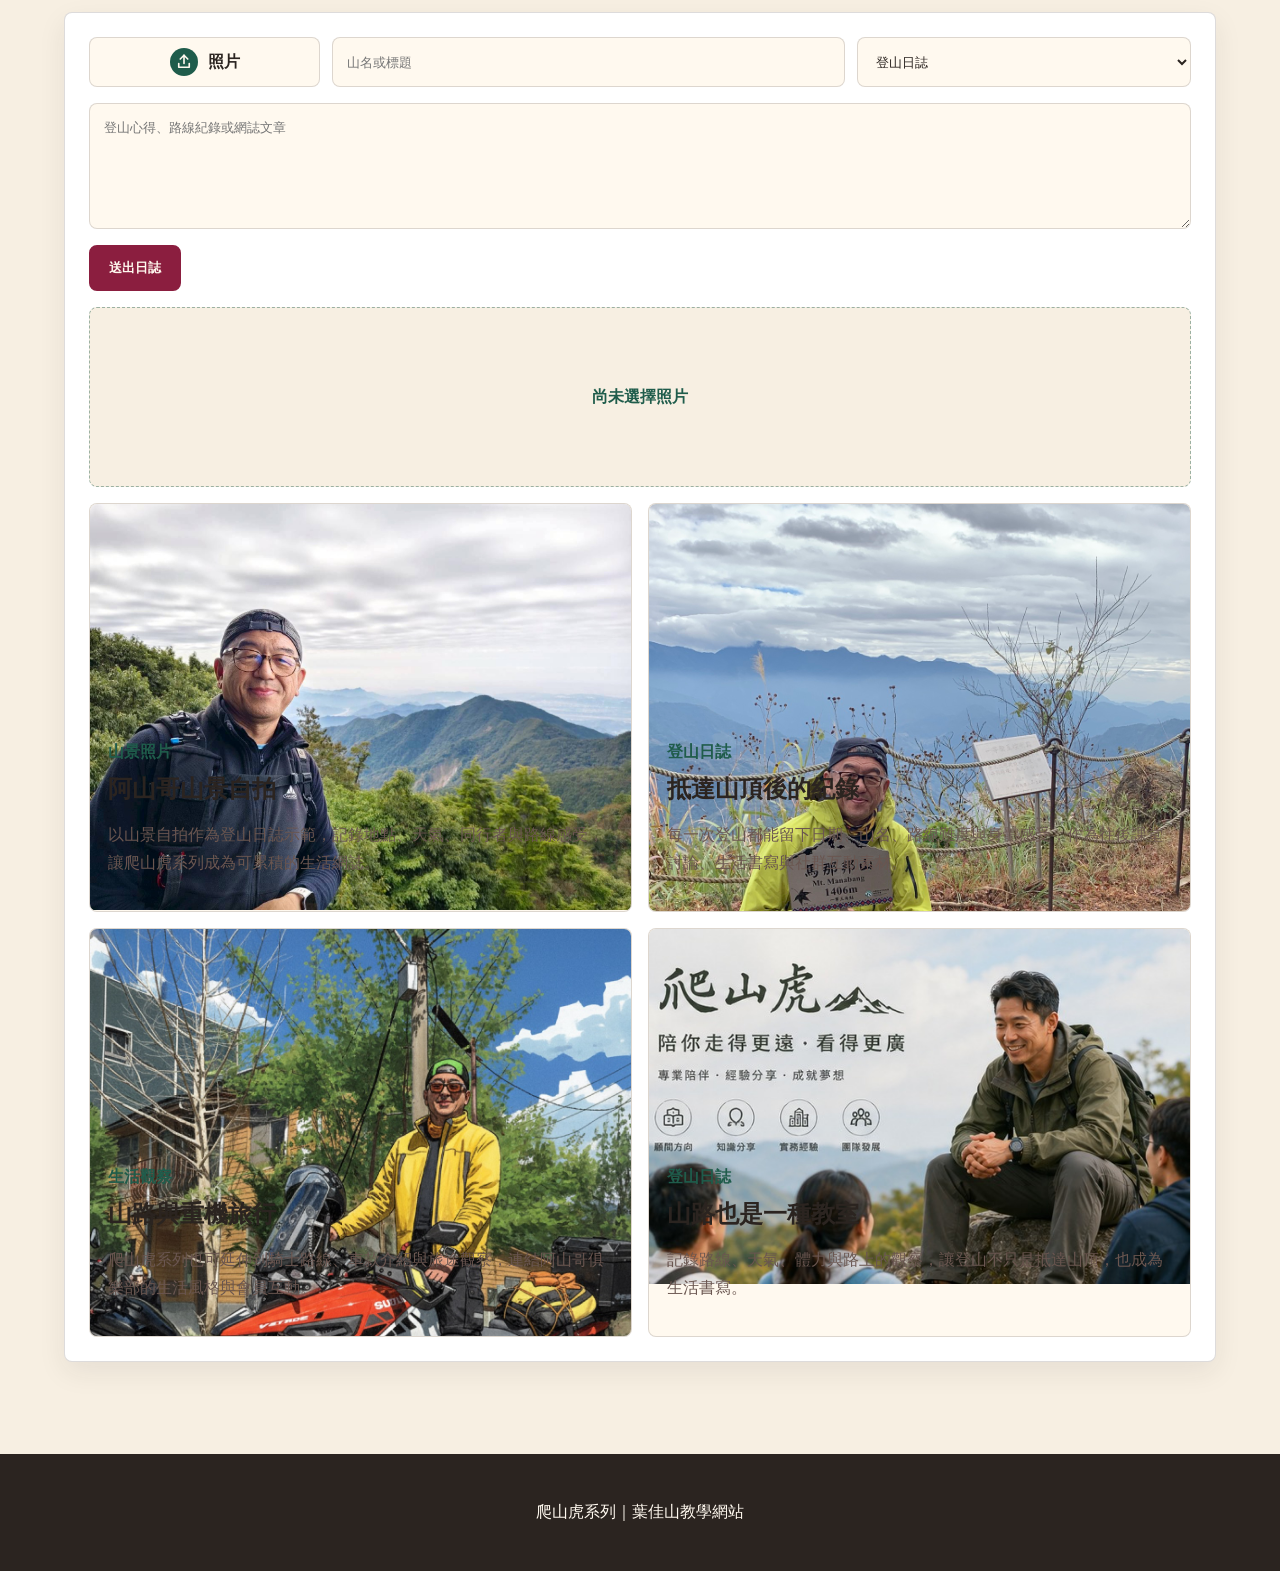
<file: docs/climbing.html>
<!doctype html>
<html lang="zh-Hant">
<head>
  <meta charset="utf-8">
  <meta name="viewport" content="width=device-width, initial-scale=1">
  <title>爬山虎系列｜知識是永遠的勇者</title>
  <link rel="stylesheet" href="portal.css?v=mobile-fix">
</head>
<body>
  <header class="site-header"><a class="mark" href="index.html">知識是永遠的勇者｜葉佳山網站</a><nav><a href="index.html">首頁</a><a href="#climb-upload">照片文章上傳</a></nav></header>
  <main>
    <section class="hero">
      <div><p class="eyebrow">Climbing Journal</p><h1>爬山虎系列</h1><p class="lead">登山日誌與網誌，記錄路線、山景、同行者、身體感受與生活觀察。山路也是一種教室。</p></div>
      <img src="assets/portal/climbing-photo.jpg" alt="爬山虎系列照片">
    </section>
    <section class="section"><div class="inner lesson-grid">
      <article class="lesson-card"><h3>登山日誌</h3><p>記錄日期、山名、路線、天氣、難度與心得。</p></article>
      <article class="lesson-card"><h3>山路網誌</h3><p>把山上的觀察寫成可分享的生活文章。</p></article>
      <article class="lesson-card"><h3>阿山哥連動</h3><p>可與 La Neige 的阿山哥俱樂部互相連結，形成社群活動。</p></article>
      <article class="lesson-card"><h3>未來擴充</h3><p>可加入 GPX、照片牆、路線評分與山友留言。</p></article>
    </div></section>

    <section id="climb-upload" class="section alt-section">
      <div class="inner">
        <div class="section-head">
          <div>
            <p class="eyebrow">Climbing Posts</p>
            <h2>登山照片與文章</h2>
          </div>
          <p>下方固定示範作品會跨電腦顯示；現場上傳則會先保存在目前瀏覽器，適合課堂即時展示。</p>
        </div>
        <div class="upload-panel" data-upload-panel="爬山虎日誌">
          <div class="upload-controls">
            <label class="icon-upload">
              <input type="file" accept="image/*" data-upload-file>
              <span class="upload-icon" aria-hidden="true">
                <svg viewBox="0 0 24 24" role="img">
                  <path d="M12 3v11"></path>
                  <path d="m7 8 5-5 5 5"></path>
                  <path d="M5 14v5h14v-5"></path>
                </svg>
              </span>
              <span>照片</span>
            </label>
            <input type="text" maxlength="24" placeholder="山名或標題" data-upload-title>
            <select data-upload-tag aria-label="文章分類">
              <option value="登山日誌">登山日誌</option>
              <option value="路線紀錄">路線紀錄</option>
              <option value="山景照片">山景照片</option>
              <option value="生活觀察">生活觀察</option>
            </select>
          </div>
          <textarea maxlength="360" placeholder="登山心得、路線紀錄或網誌文章" data-upload-body></textarea>
          <div class="upload-actions">
            <button class="button primary" type="button" data-upload-submit>送出日誌</button>
            <p class="upload-status" data-upload-status aria-live="polite"></p>
          </div>
          <div class="upload-preview" data-upload-preview>尚未選擇照片</div>
          <div class="entry-grid" data-upload-list>
            <article class="entry-card">
              <div class="entry-image"><img src="la-neige/assets/father-hiking.jpg" alt="父親登山照片示範"></div>
              <div><span>山景照片</span><h3>阿山哥山景自拍</h3><p>以山景自拍作為登山日誌示範，記錄地點、天氣、同行者與路線感受，讓爬山虎系列成為可累積的生活網誌。</p></div>
            </article>
            <article class="entry-card">
              <div class="entry-image"><img src="la-neige/assets/father-peak.jpg" alt="山頂合照與登山紀錄示範"></div>
              <div><span>登山日誌</span><h3>抵達山頂後的紀錄</h3><p>每一次登山都能留下日期、山名、路線難度與身體感受，作為往後課堂討論、生活書寫與社群互動素材。</p></div>
            </article>
            <article class="entry-card">
              <div class="entry-image"><img src="la-neige/assets/father-motorcycle.jpg" alt="重機騎士照片示範"></div>
              <div><span>生活觀察</span><h3>山路與重機旅行</h3><p>爬山虎系列也可延伸到騎士路線、車款介紹與旅途觀察，連結阿山哥俱樂部的生活風格與會員互動。</p></div>
            </article>
            <article class="entry-card">
              <div class="entry-image"><img src="assets/portal/climbing-photo.jpg" alt="爬山虎日誌示範照片"></div>
              <div><span>登山日誌</span><h3>山路也是一種教室</h3><p>記錄路線、天氣、體力與路上的觀察，讓登山不只是抵達山頂，也成為生活書寫。</p></div>
            </article>
          </div>
        </div>
      </div>
    </section>
  </main>
  <footer class="footer"><p>爬山虎系列｜葉佳山教學網站</p></footer>
  <script src="portal.js?v=upload-tools"></script>
</body>
</html>
</file>
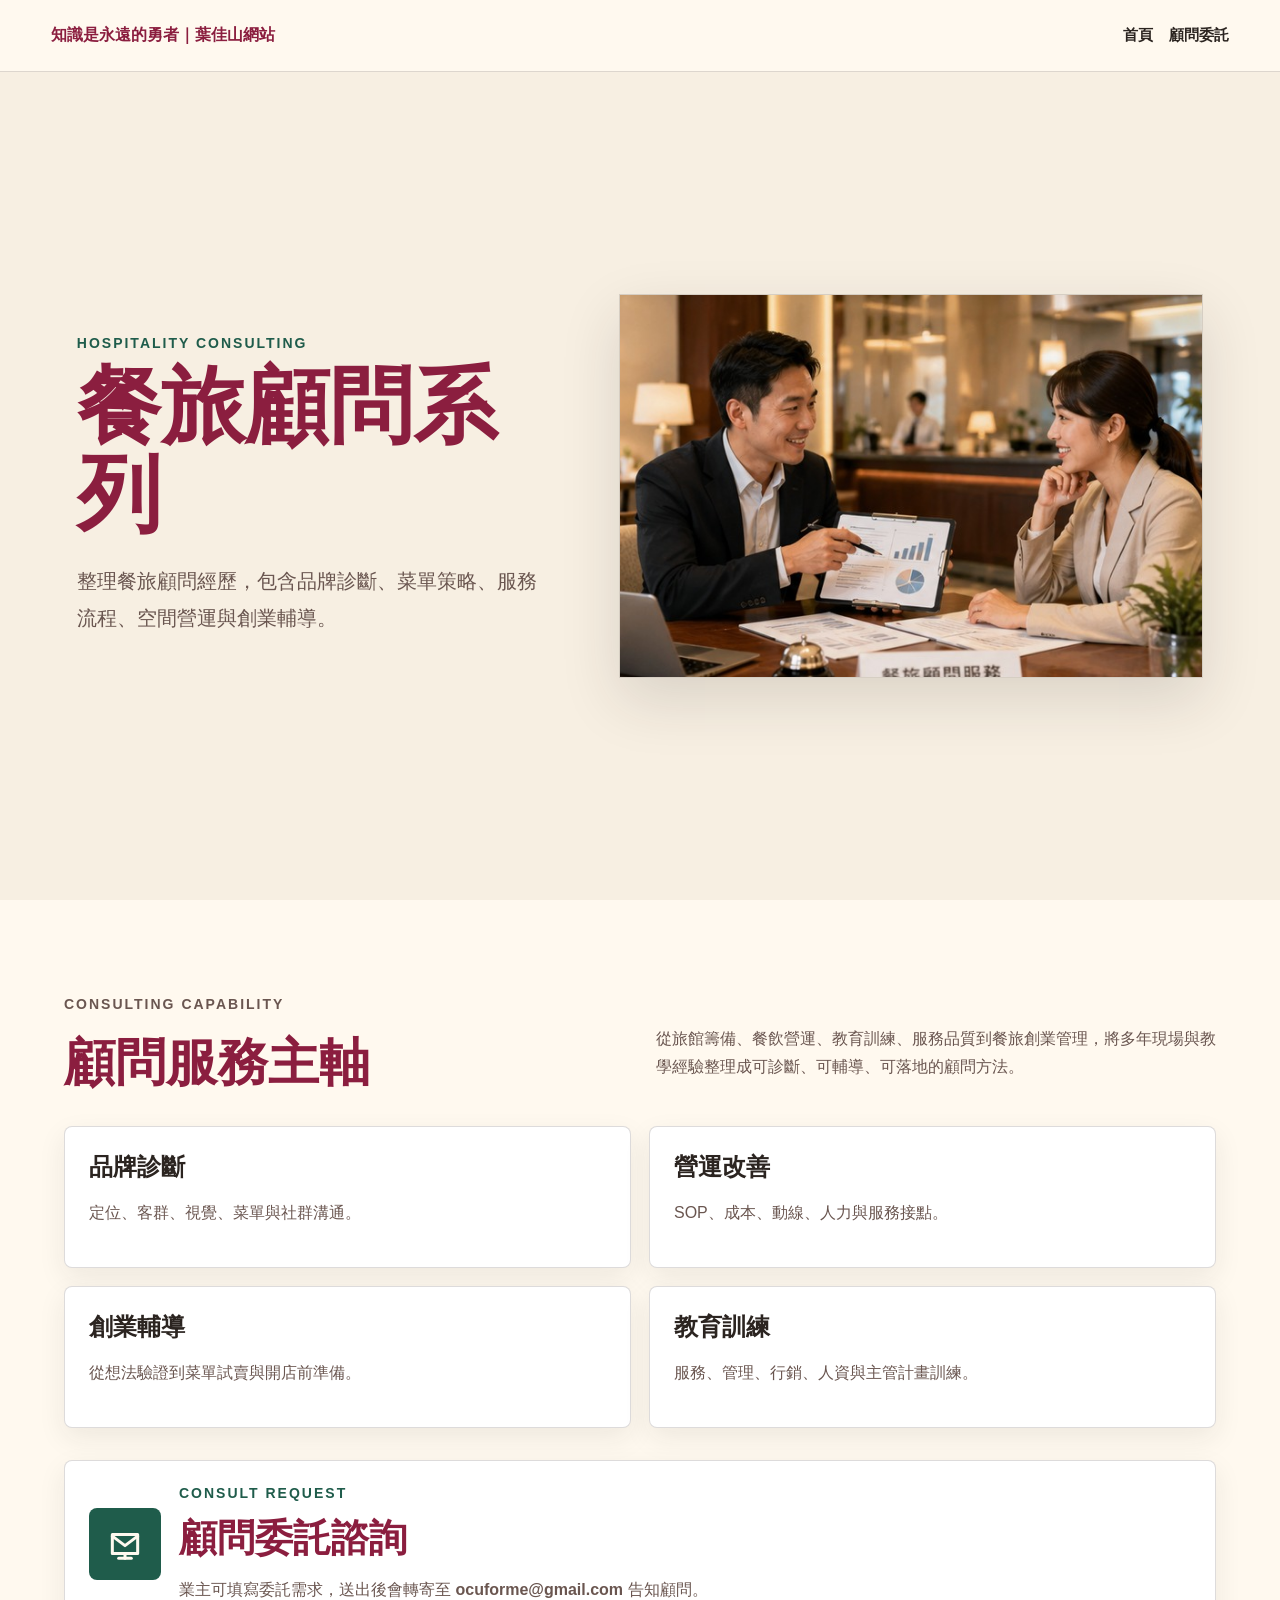
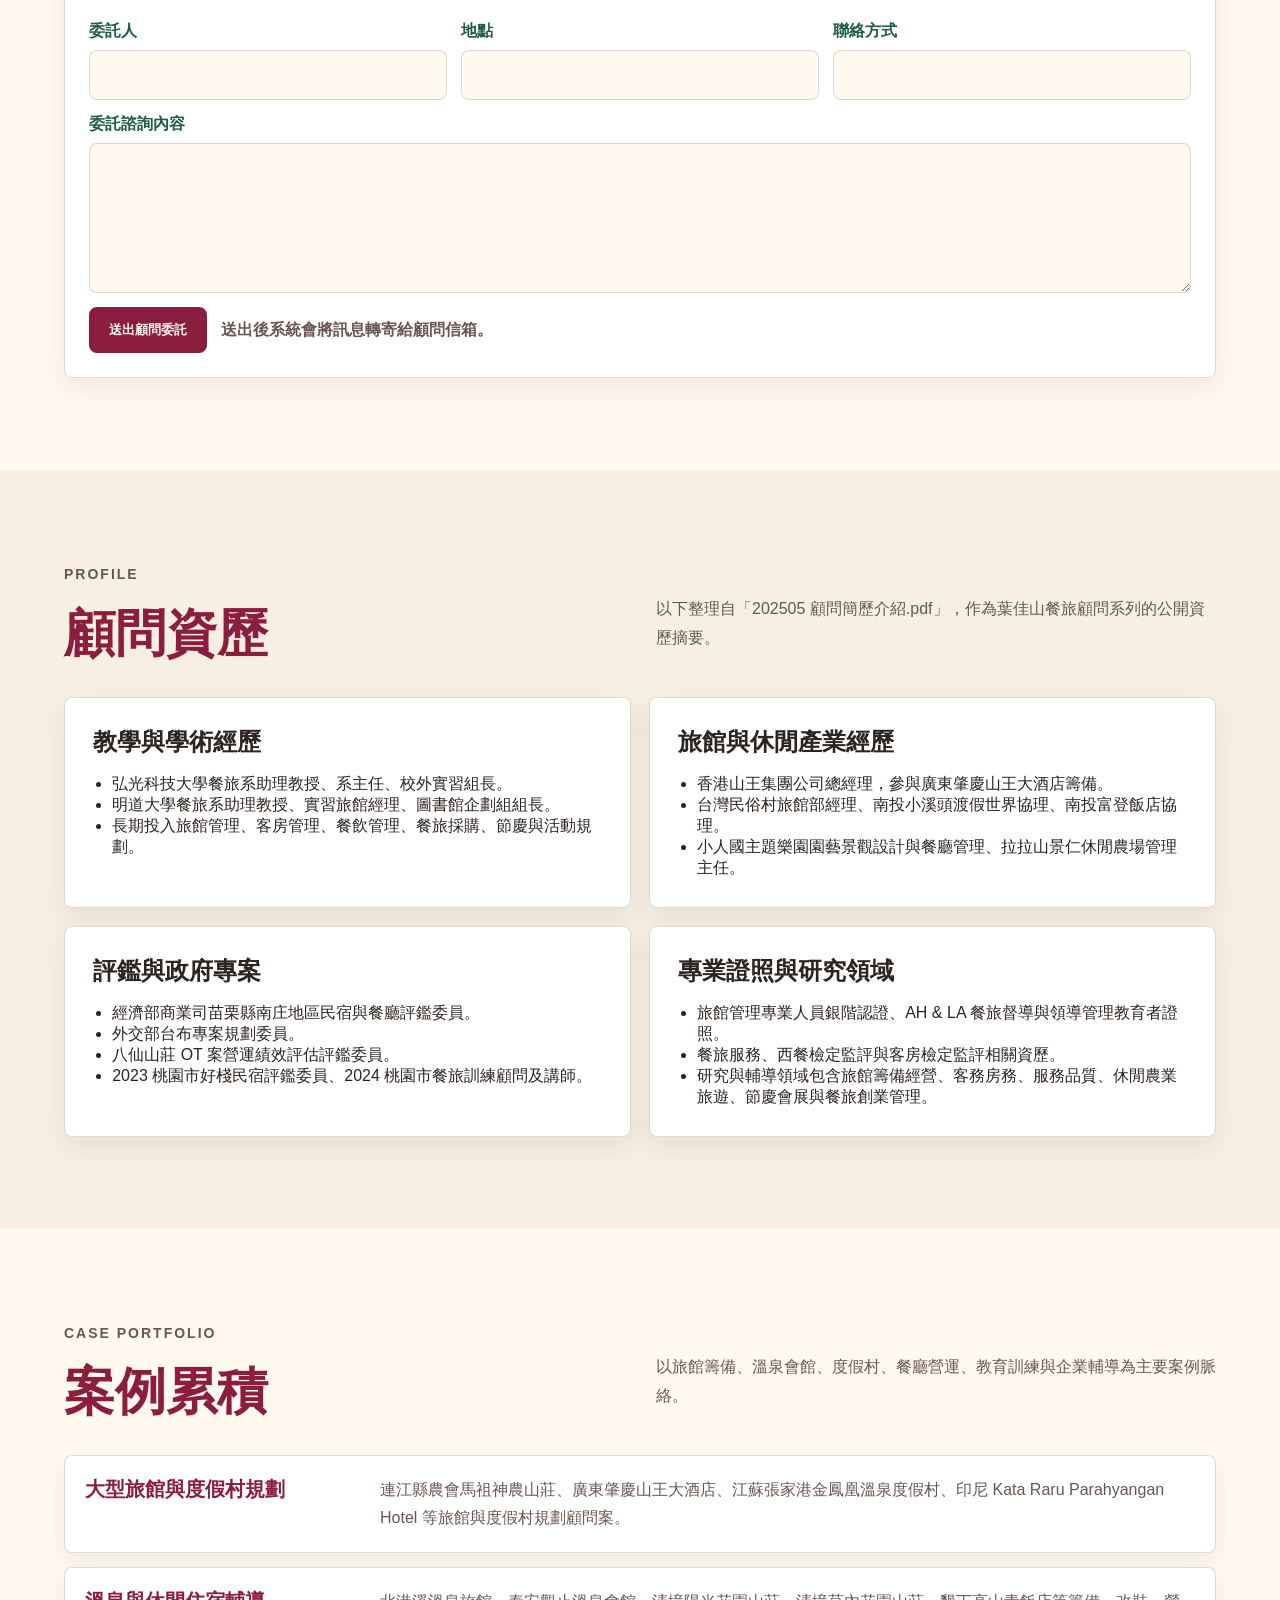
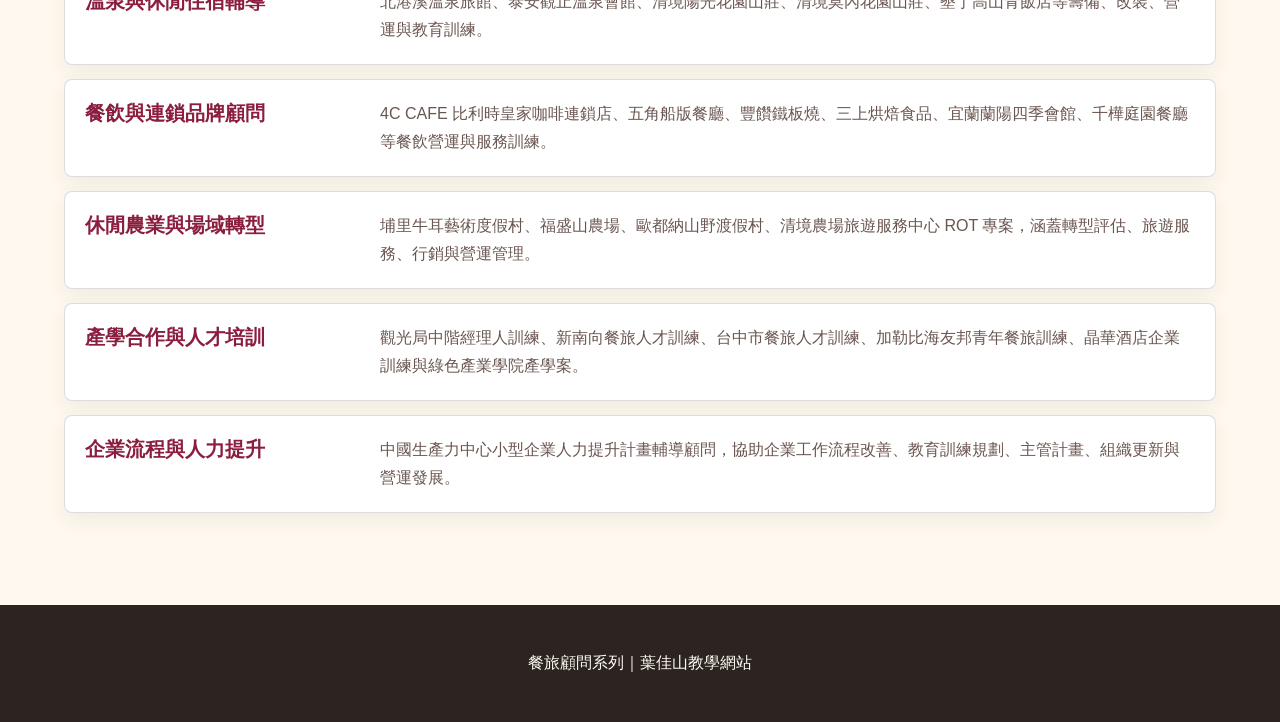
<file: docs/consulting.html>
<!doctype html>
<html lang="zh-Hant">
<head>
  <meta charset="utf-8">
  <meta name="viewport" content="width=device-width, initial-scale=1">
  <title>餐旅顧問系列｜知識是永遠的勇者</title>
  <link rel="stylesheet" href="portal.css?v=mobile-fix">
</head>
<body>
  <header class="site-header"><a class="mark" href="index.html">知識是永遠的勇者｜葉佳山網站</a><nav><a href="index.html">首頁</a><a href="#consult-request">顧問委託</a></nav></header>
  <main>
    <section class="hero">
      <div><p class="eyebrow">Hospitality Consulting</p><h1>餐旅顧問系列</h1><p class="lead">整理餐旅顧問經歷，包含品牌診斷、菜單策略、服務流程、空間營運與創業輔導。</p></div>
      <img src="assets/portal/consulting-photo.jpg" alt="餐旅顧問服務照片">
    </section>
    <section class="section">
      <div class="inner">
        <div class="section-head">
          <div>
            <p class="eyebrow">Consulting Capability</p>
            <h2>顧問服務主軸</h2>
          </div>
          <p>從旅館籌備、餐飲營運、教育訓練、服務品質到餐旅創業管理，將多年現場與教學經驗整理成可診斷、可輔導、可落地的顧問方法。</p>
        </div>
        <div class="lesson-grid">
          <article class="lesson-card"><h3>品牌診斷</h3><p>定位、客群、視覺、菜單與社群溝通。</p></article>
          <article class="lesson-card"><h3>營運改善</h3><p>SOP、成本、動線、人力與服務接點。</p></article>
          <article class="lesson-card"><h3>創業輔導</h3><p>從想法驗證到菜單試賣與開店前準備。</p></article>
          <article class="lesson-card"><h3>教育訓練</h3><p>服務、管理、行銷、人資與主管計畫訓練。</p></article>
        </div>
        <div id="consult-request" class="consult-request">
          <div class="consult-card">
            <div class="consult-icon" aria-hidden="true">
              <svg viewBox="0 0 24 24" role="img">
                <path d="M4 6h16v12H4z"></path>
                <path d="m4 7 8 6 8-6"></path>
                <path d="M8 21h8"></path>
                <path d="M12 18v3"></path>
              </svg>
            </div>
            <div>
              <p class="eyebrow">Consult Request</p>
              <h2>顧問委託諮詢</h2>
              <p>業主可填寫委託需求，送出後會轉寄至 <strong>ocuforme@gmail.com</strong> 告知顧問。</p>
            </div>
          </div>
          <form class="consult-form" action="https://formsubmit.co/ocuforme@gmail.com" method="POST" data-consult-form>
            <input type="hidden" name="_subject" value="葉佳山網站｜餐旅顧問委託諮詢">
            <input type="hidden" name="_template" value="table">
            <input type="hidden" name="_captcha" value="false">
            <input type="text" name="_honey" tabindex="-1" autocomplete="off" class="hidden-field">
            <label>
              <span>委託人</span>
              <input type="text" name="委託人" autocomplete="name" required>
            </label>
            <label>
              <span>地點</span>
              <input type="text" name="地點" autocomplete="address-level2" required>
            </label>
            <label>
              <span>聯絡方式</span>
              <input type="text" name="聯絡方式" autocomplete="email" required>
            </label>
            <label class="full-field">
              <span>委託諮詢內容</span>
              <textarea name="委託諮詢內容" required></textarea>
            </label>
            <div class="consult-submit">
              <button class="button primary" type="submit">送出顧問委託</button>
              <p data-consult-status>送出後系統會將訊息轉寄給顧問信箱。</p>
            </div>
          </form>
        </div>
      </div>
    </section>

    <section class="section alt-section">
      <div class="inner">
        <div class="section-head">
          <div>
            <p class="eyebrow">Profile</p>
            <h2>顧問資歷</h2>
          </div>
          <p>以下整理自「202505 顧問簡歷介紹.pdf」，作為葉佳山餐旅顧問系列的公開資歷摘要。</p>
        </div>
        <div class="credential-grid">
          <article class="panel">
            <h3>教學與學術經歷</h3>
            <ul>
              <li>弘光科技大學餐旅系助理教授、系主任、校外實習組長。</li>
              <li>明道大學餐旅系助理教授、實習旅館經理、圖書館企劃組組長。</li>
              <li>長期投入旅館管理、客房管理、餐飲管理、餐旅採購、節慶與活動規劃。</li>
            </ul>
          </article>
          <article class="panel">
            <h3>旅館與休閒產業經歷</h3>
            <ul>
              <li>香港山王集團公司總經理，參與廣東肇慶山王大酒店籌備。</li>
              <li>台灣民俗村旅館部經理、南投小溪頭渡假世界協理、南投富登飯店協理。</li>
              <li>小人國主題樂園園藝景觀設計與餐廳管理、拉拉山景仁休閒農場管理主任。</li>
            </ul>
          </article>
          <article class="panel">
            <h3>評鑑與政府專案</h3>
            <ul>
              <li>經濟部商業司苗栗縣南庄地區民宿與餐廳評鑑委員。</li>
              <li>外交部台布專案規劃委員。</li>
              <li>八仙山莊 OT 案營運績效評估評鑑委員。</li>
              <li>2023 桃園市好棧民宿評鑑委員、2024 桃園市餐旅訓練顧問及講師。</li>
            </ul>
          </article>
          <article class="panel">
            <h3>專業證照與研究領域</h3>
            <ul>
              <li>旅館管理專業人員銀階認證、AH & LA 餐旅督導與領導管理教育者證照。</li>
              <li>餐旅服務、西餐檢定監評與客房檢定監評相關資歷。</li>
              <li>研究與輔導領域包含旅館籌備經營、客務房務、服務品質、休閒農業旅遊、節慶會展與餐旅創業管理。</li>
            </ul>
          </article>
        </div>
      </div>
    </section>

    <section class="section">
      <div class="inner">
        <div class="section-head">
          <div>
            <p class="eyebrow">Case Portfolio</p>
            <h2>案例累積</h2>
          </div>
          <p>以旅館籌備、溫泉會館、度假村、餐廳營運、教育訓練與企業輔導為主要案例脈絡。</p>
        </div>
        <div class="case-list">
          <article class="case-item">
            <strong>大型旅館與度假村規劃</strong>
            <p>連江縣農會馬祖神農山莊、廣東肇慶山王大酒店、江蘇張家港金鳳凰溫泉度假村、印尼 Kata Raru Parahyangan Hotel 等旅館與度假村規劃顧問案。</p>
          </article>
          <article class="case-item">
            <strong>溫泉與休閒住宿輔導</strong>
            <p>北港溪溫泉旅館、泰安觀止溫泉會館、清境陽光花園山莊、清境莫內花園山莊、墾丁高山青飯店等籌備、改裝、營運與教育訓練。</p>
          </article>
          <article class="case-item">
            <strong>餐飲與連鎖品牌顧問</strong>
            <p>4C CAFE 比利時皇家咖啡連鎖店、五角船版餐廳、豐饡鐵板燒、三上烘焙食品、宜蘭蘭陽四季會館、千樺庭園餐廳等餐飲營運與服務訓練。</p>
          </article>
          <article class="case-item">
            <strong>休閒農業與場域轉型</strong>
            <p>埔里牛耳藝術度假村、福盛山農場、歐都納山野渡假村、清境農場旅遊服務中心 ROT 專案，涵蓋轉型評估、旅遊服務、行銷與營運管理。</p>
          </article>
          <article class="case-item">
            <strong>產學合作與人才培訓</strong>
            <p>觀光局中階經理人訓練、新南向餐旅人才訓練、台中市餐旅人才訓練、加勒比海友邦青年餐旅訓練、晶華酒店企業訓練與綠色產業學院產學案。</p>
          </article>
          <article class="case-item">
            <strong>企業流程與人力提升</strong>
            <p>中國生產力中心小型企業人力提升計畫輔導顧問，協助企業工作流程改善、教育訓練規劃、主管計畫、組織更新與營運發展。</p>
          </article>
        </div>
      </div>
    </section>
  </main>
  <footer class="footer"><p>餐旅顧問系列｜葉佳山教學網站</p></footer>
  <script src="portal.js?v=consult-request"></script>
</body>
</html>
</file>
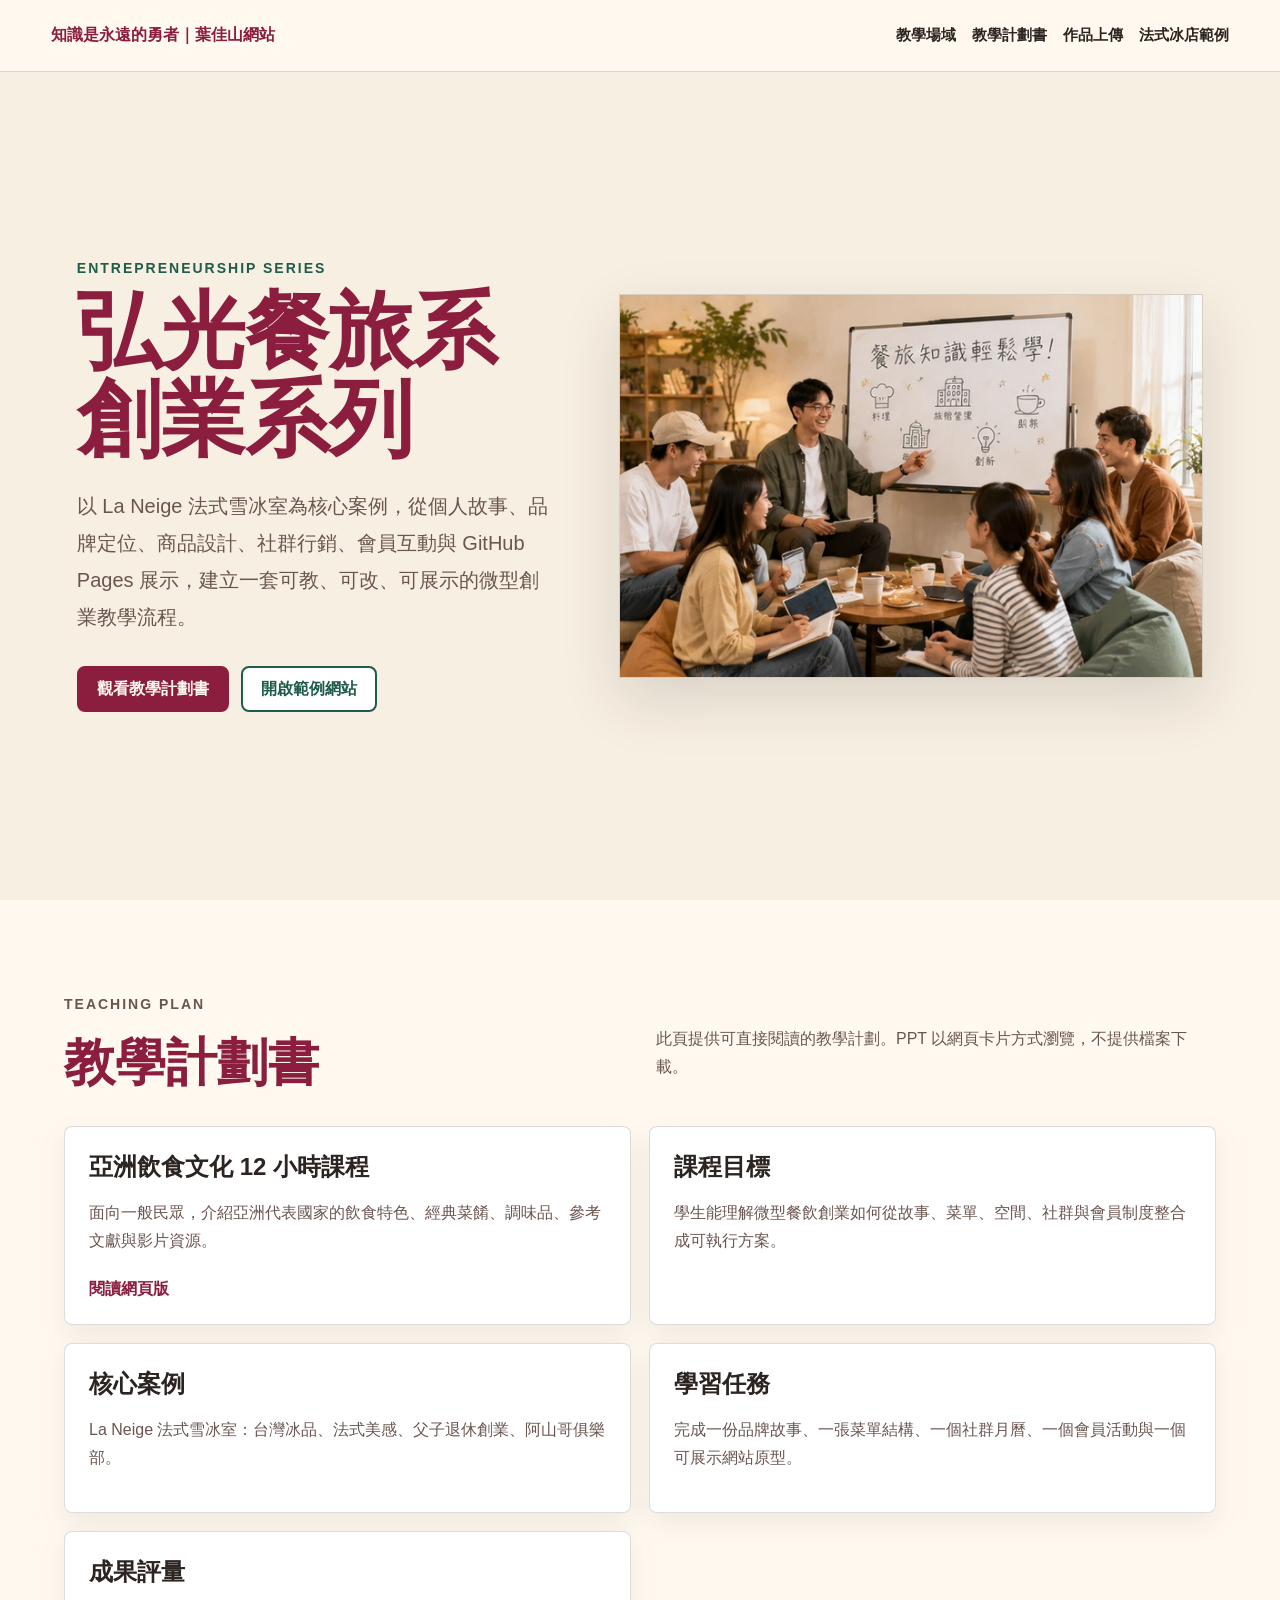
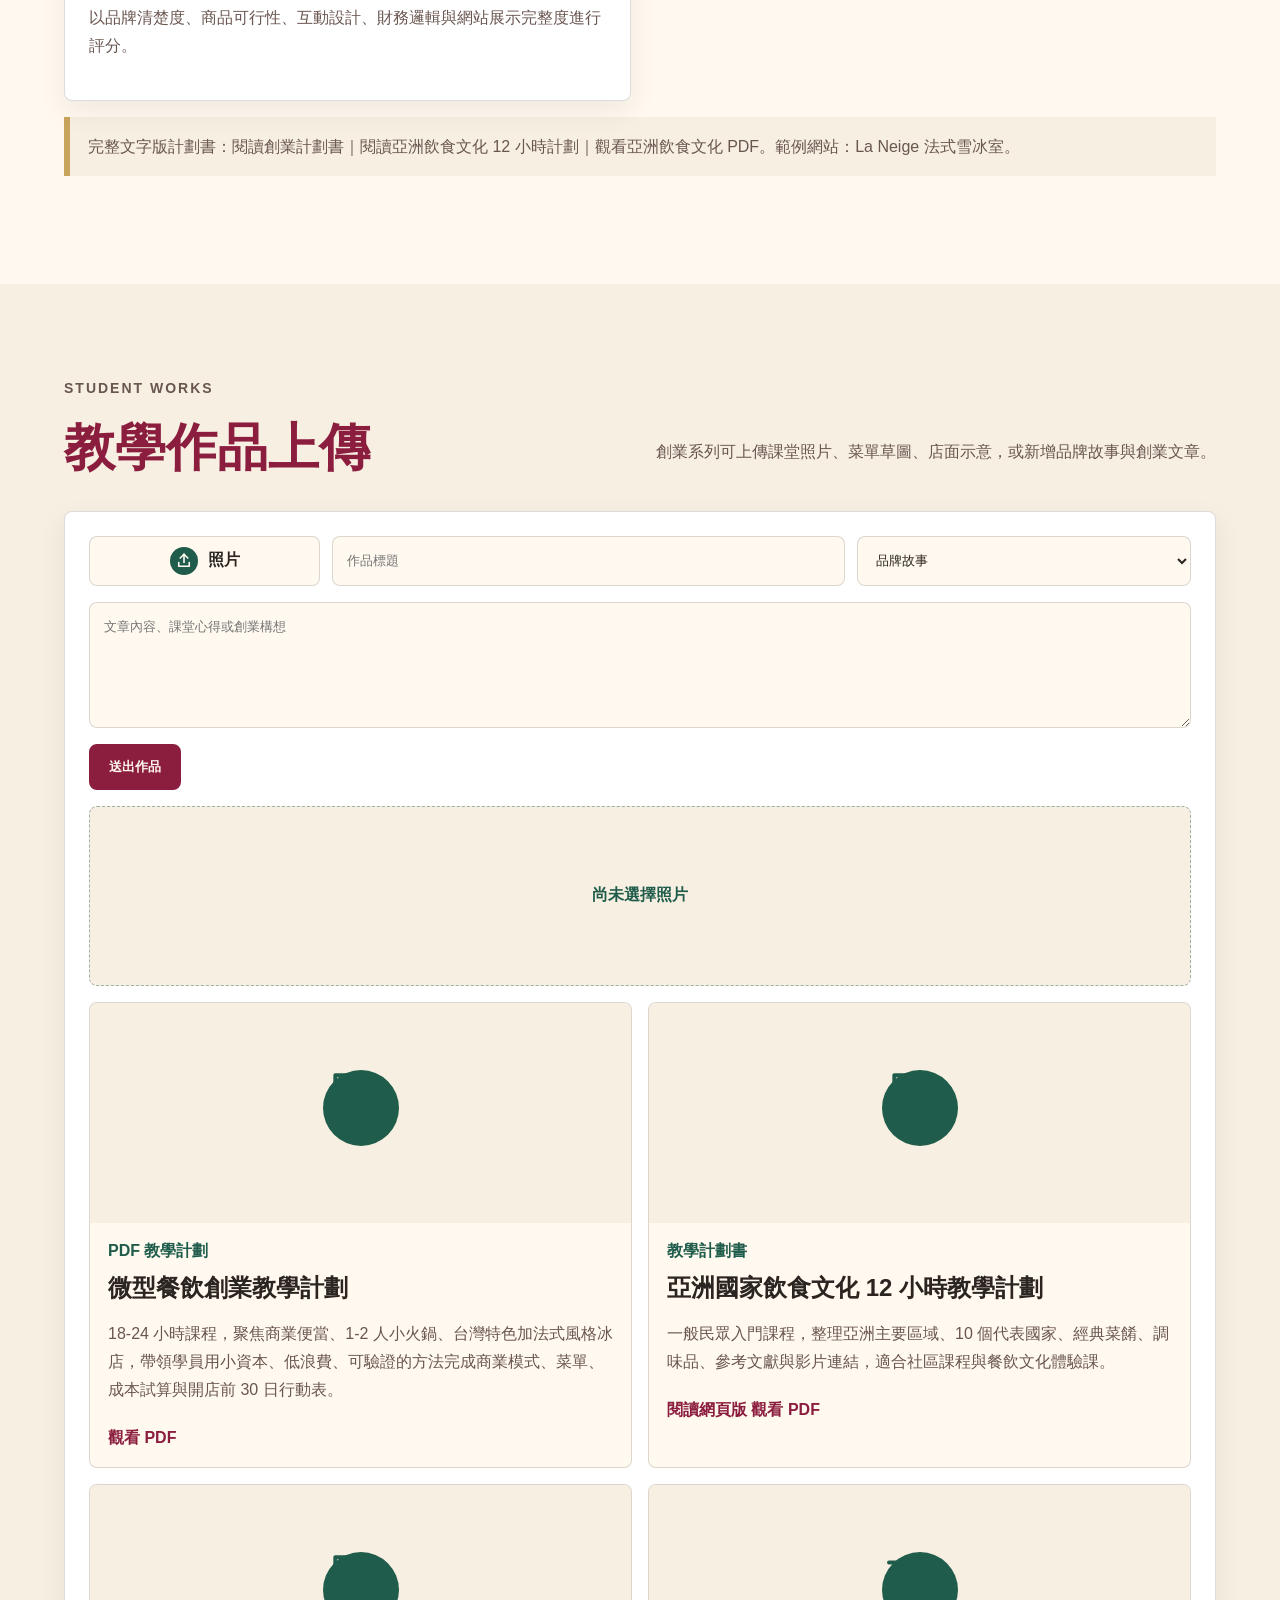
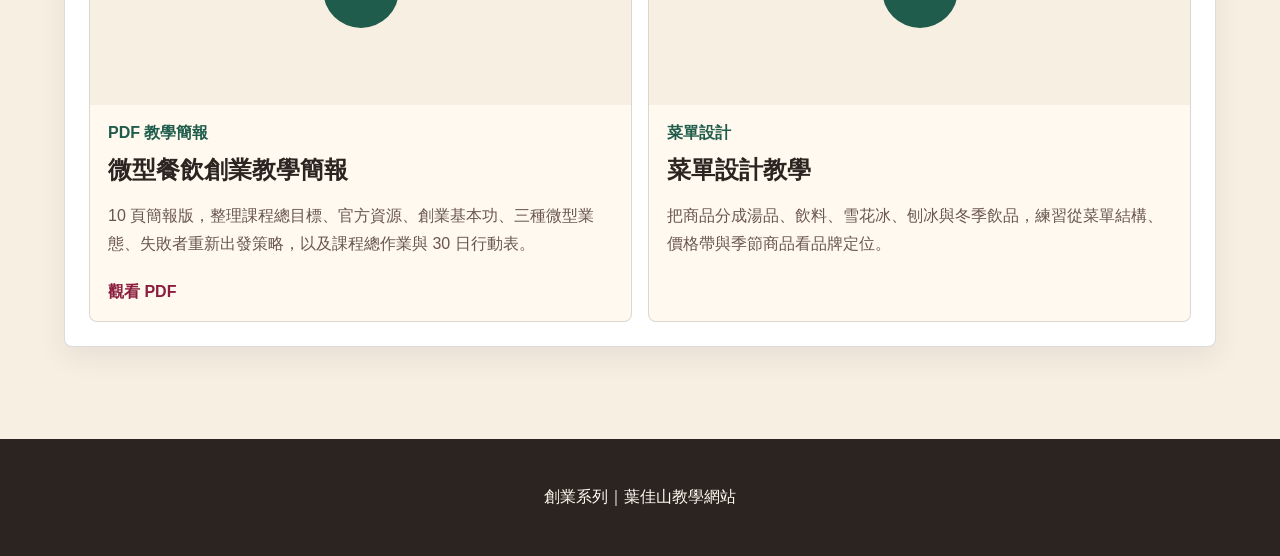
<file: docs/entrepreneurship.html>
<!doctype html>
<html lang="zh-Hant">
<head>
  <meta charset="utf-8">
  <meta name="viewport" content="width=device-width, initial-scale=1">
  <title>創業系列｜知識是永遠的勇者</title>
  <link rel="stylesheet" href="portal.css?v=mobile-fix">
</head>
<body>
  <header class="site-header">
    <a class="mark" href="index.html">知識是永遠的勇者｜葉佳山網站</a>
    <nav>
      <a href="index.html#teaching">教學場域</a>
      <a href="#lesson-plan">教學計劃書</a>
      <a href="#teaching-upload">作品上傳</a>
      <a href="la-neige/">法式冰店範例</a>
    </nav>
  </header>
  <main>
    <section class="hero">
      <div>
        <p class="eyebrow">Entrepreneurship Series</p>
        <h1>弘光餐旅系創業系列</h1>
        <p class="lead">以 La Neige 法式雪冰室為核心案例，從個人故事、品牌定位、商品設計、社群行銷、會員互動與 GitHub Pages 展示，建立一套可教、可改、可展示的微型創業教學流程。</p>
        <div class="actions">
          <a class="button primary" href="#lesson-plan">觀看教學計劃書</a>
          <a class="button secondary" href="la-neige/">開啟範例網站</a>
        </div>
      </div>
      <img src="assets/portal/teaching-photo.jpg" alt="餐旅教學課堂照片">
    </section>

    <section id="lesson-plan" class="section">
      <div class="inner">
        <div class="section-head">
          <div>
            <p class="eyebrow">Teaching Plan</p>
            <h2>教學計劃書</h2>
          </div>
          <p>此頁提供可直接閱讀的教學計劃。PPT 以網頁卡片方式瀏覽，不提供檔案下載。</p>
        </div>
        <div class="lesson-grid">
          <article class="lesson-card">
            <h3>亞洲飲食文化 12 小時課程</h3>
            <p>面向一般民眾，介紹亞洲代表國家的飲食特色、經典菜餚、調味品、參考文獻與影片資源。</p>
            <a class="text-link" href="asian-food-culture-plan.html">閱讀網頁版</a>
          </article>
          <article class="lesson-card">
            <h3>課程目標</h3>
            <p>學生能理解微型餐飲創業如何從故事、菜單、空間、社群與會員制度整合成可執行方案。</p>
          </article>
          <article class="lesson-card">
            <h3>核心案例</h3>
            <p>La Neige 法式雪冰室：台灣冰品、法式美感、父子退休創業、阿山哥俱樂部。</p>
          </article>
          <article class="lesson-card">
            <h3>學習任務</h3>
            <p>完成一份品牌故事、一張菜單結構、一個社群月曆、一個會員活動與一個可展示網站原型。</p>
          </article>
          <article class="lesson-card">
            <h3>成果評量</h3>
            <p>以品牌清楚度、商品可行性、互動設計、財務邏輯與網站展示完整度進行評分。</p>
          </article>
        </div>
        <p class="notice">完整文字版計劃書：<a href="business-plan.html">閱讀創業計劃書</a>｜<a href="asian-food-culture-plan.html">閱讀亞洲飲食文化 12 小時計劃</a>｜<a href="assets/teaching/asian-food-culture-12h-plan.pdf" target="_blank" rel="noopener">觀看亞洲飲食文化 PDF</a>。範例網站：<a href="la-neige/">La Neige 法式雪冰室</a>。</p>
      </div>
    </section>

    <section id="teaching-upload" class="section alt-section">
      <div class="inner">
        <div class="section-head">
          <div>
            <p class="eyebrow">Student Works</p>
            <h2>教學作品上傳</h2>
          </div>
          <p>創業系列可上傳課堂照片、菜單草圖、店面示意，或新增品牌故事與創業文章。</p>
        </div>
        <div class="upload-panel" data-upload-panel="創業系列作品">
          <div class="upload-controls">
            <label class="icon-upload">
              <input type="file" accept="image/*" data-upload-file>
              <span class="upload-icon" aria-hidden="true">
                <svg viewBox="0 0 24 24" role="img">
                  <path d="M12 3v11"></path>
                  <path d="m7 8 5-5 5 5"></path>
                  <path d="M5 14v5h14v-5"></path>
                </svg>
              </span>
              <span>照片</span>
            </label>
            <input type="text" maxlength="24" placeholder="作品標題" data-upload-title>
            <select data-upload-tag aria-label="作品分類">
              <option value="品牌故事">品牌故事</option>
              <option value="菜單設計">菜單設計</option>
              <option value="空間草圖">空間草圖</option>
              <option value="社群企劃">社群企劃</option>
            </select>
          </div>
          <textarea maxlength="360" placeholder="文章內容、課堂心得或創業構想" data-upload-body></textarea>
          <div class="upload-actions">
            <button class="button primary" type="button" data-upload-submit>送出作品</button>
            <p class="upload-status" data-upload-status aria-live="polite"></p>
          </div>
          <div class="upload-preview" data-upload-preview>尚未選擇照片</div>
          <div class="entry-grid" data-upload-list>
            <article class="entry-card">
              <div class="entry-image pdf-entry-icon">
                <span class="upload-icon" aria-hidden="true">
                  <svg viewBox="0 0 24 24"><path d="M7 3h7l5 5v13H7z"></path><path d="M14 3v5h5"></path><path d="M9 14h6"></path><path d="M9 17h4"></path></svg>
                </span>
              </div>
              <div>
                <span>PDF 教學計劃</span>
                <h3>微型餐飲創業教學計劃</h3>
                <p>18-24 小時課程，聚焦商業便當、1-2 人小火鍋、台灣特色加法式風格冰店，帶領學員用小資本、低浪費、可驗證的方法完成商業模式、菜單、成本試算與開店前 30 日行動表。</p>
                <a class="text-link" href="assets/teaching/micro-food-entrepreneurship-plan.pdf" target="_blank" rel="noopener">觀看 PDF</a>
              </div>
            </article>
            <article class="entry-card">
              <div class="entry-image pdf-entry-icon">
                <span class="upload-icon" aria-hidden="true">
                  <svg viewBox="0 0 24 24"><path d="M7 3h7l5 5v13H7z"></path><path d="M14 3v5h5"></path><path d="M9 14h6"></path><path d="M9 17h4"></path></svg>
                </span>
              </div>
              <div>
                <span>教學計劃書</span>
                <h3>亞洲國家飲食文化 12 小時教學計劃</h3>
                <p>一般民眾入門課程，整理亞洲主要區域、10 個代表國家、經典菜餚、調味品、參考文獻與影片連結，適合社區課程與餐飲文化體驗課。</p>
                <a class="text-link" href="asian-food-culture-plan.html">閱讀網頁版</a>
                <a class="text-link" href="assets/teaching/asian-food-culture-12h-plan.pdf" target="_blank" rel="noopener">觀看 PDF</a>
              </div>
            </article>
            <article class="entry-card">
              <div class="entry-image pdf-entry-icon">
                <span class="upload-icon" aria-hidden="true">
                  <svg viewBox="0 0 24 24"><path d="M7 3h7l5 5v13H7z"></path><path d="M14 3v5h5"></path><path d="M9 14h6"></path><path d="M9 17h4"></path></svg>
                </span>
              </div>
              <div>
                <span>PDF 教學簡報</span>
                <h3>微型餐飲創業教學簡報</h3>
                <p>10 頁簡報版，整理課程總目標、官方資源、創業基本功、三種微型業態、失敗者重新出發策略，以及課程總作業與 30 日行動表。</p>
                <a class="text-link" href="assets/teaching/micro-food-entrepreneurship-slides.pdf" target="_blank" rel="noopener">觀看 PDF</a>
              </div>
            </article>
            <article class="entry-card">
              <div class="entry-image text-entry-icon">
                <span class="upload-icon" aria-hidden="true">
                  <svg viewBox="0 0 24 24"><path d="M4 6h16"></path><path d="M4 12h16"></path><path d="M4 18h10"></path></svg>
                </span>
              </div>
              <div><span>菜單設計</span><h3>菜單設計教學</h3><p>把商品分成湯品、飲料、雪花冰、刨冰與冬季飲品，練習從菜單結構、價格帶與季節商品看品牌定位。</p></div>
            </article>
          </div>
        </div>
      </div>
    </section>
  </main>
  <footer class="footer"><p>創業系列｜葉佳山教學網站</p></footer>
  <script src="portal.js?v=upload-tools"></script>
</body>
</html>
</file>
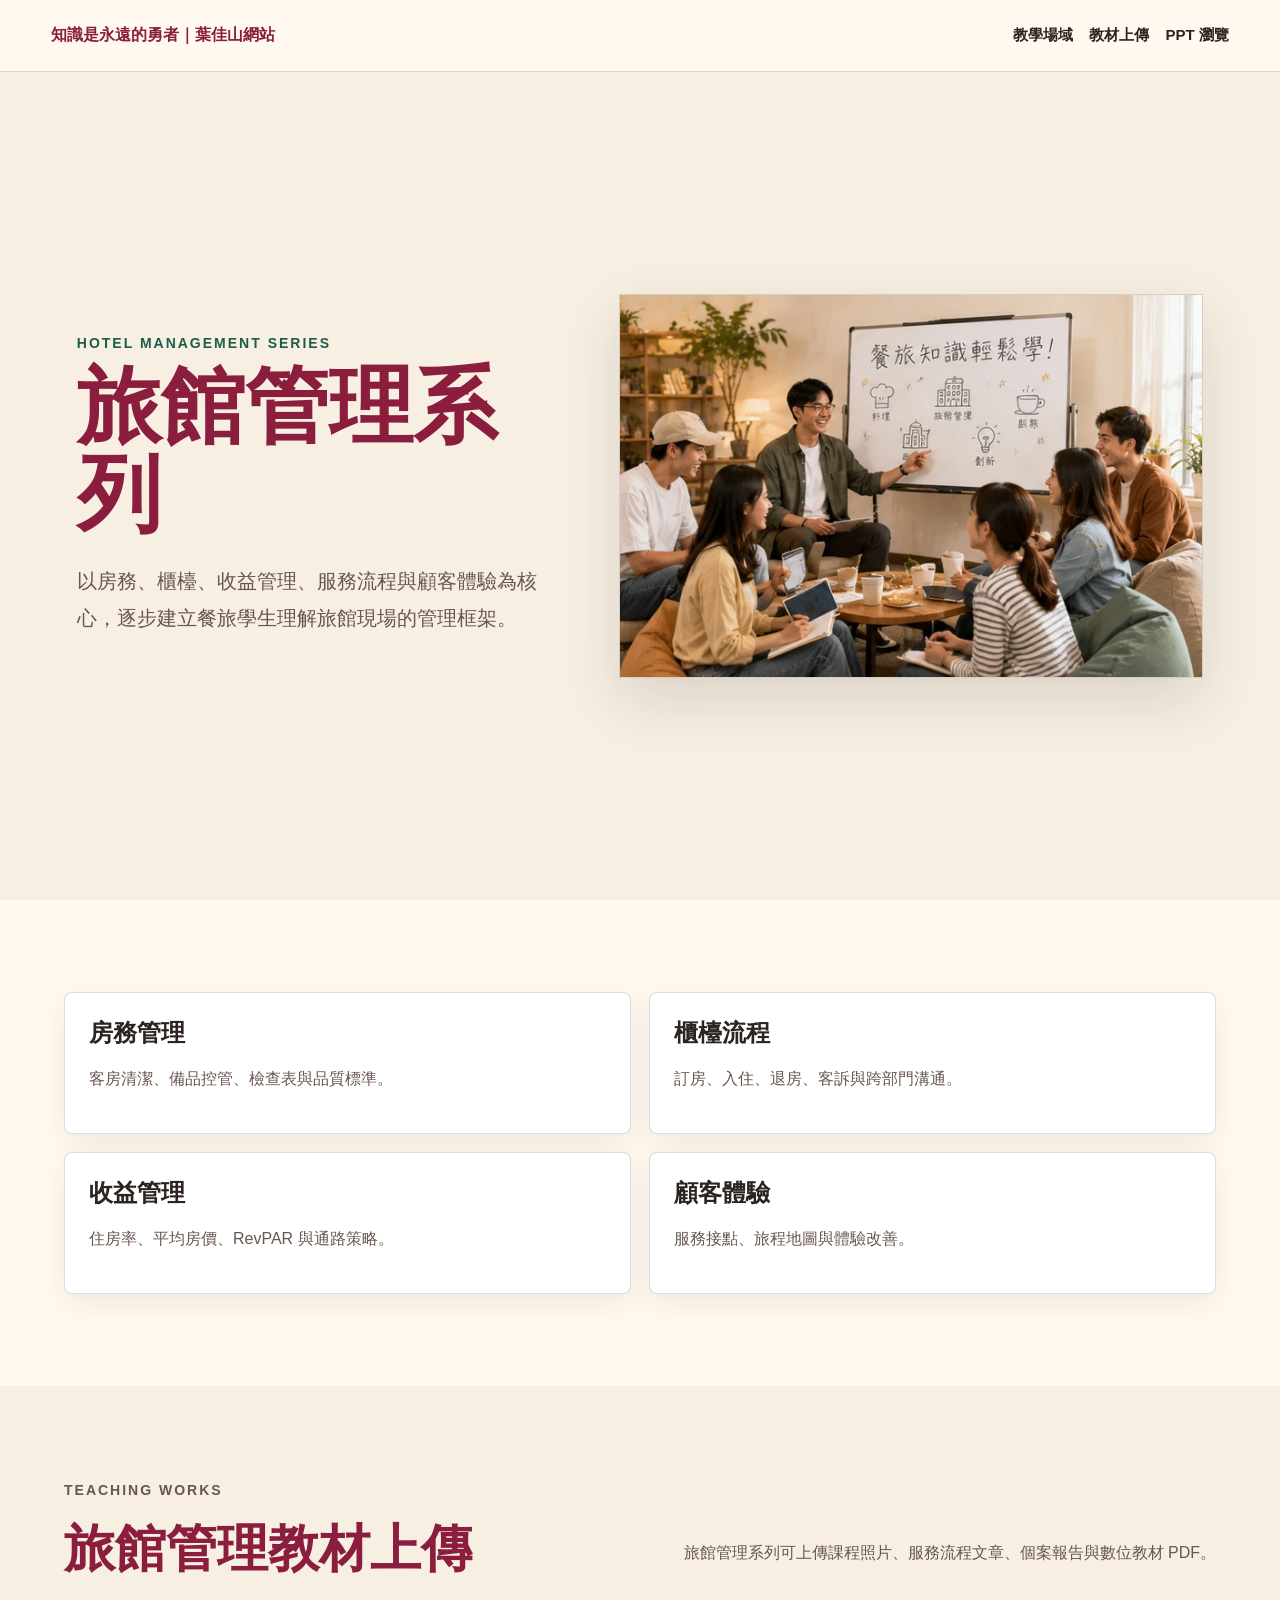
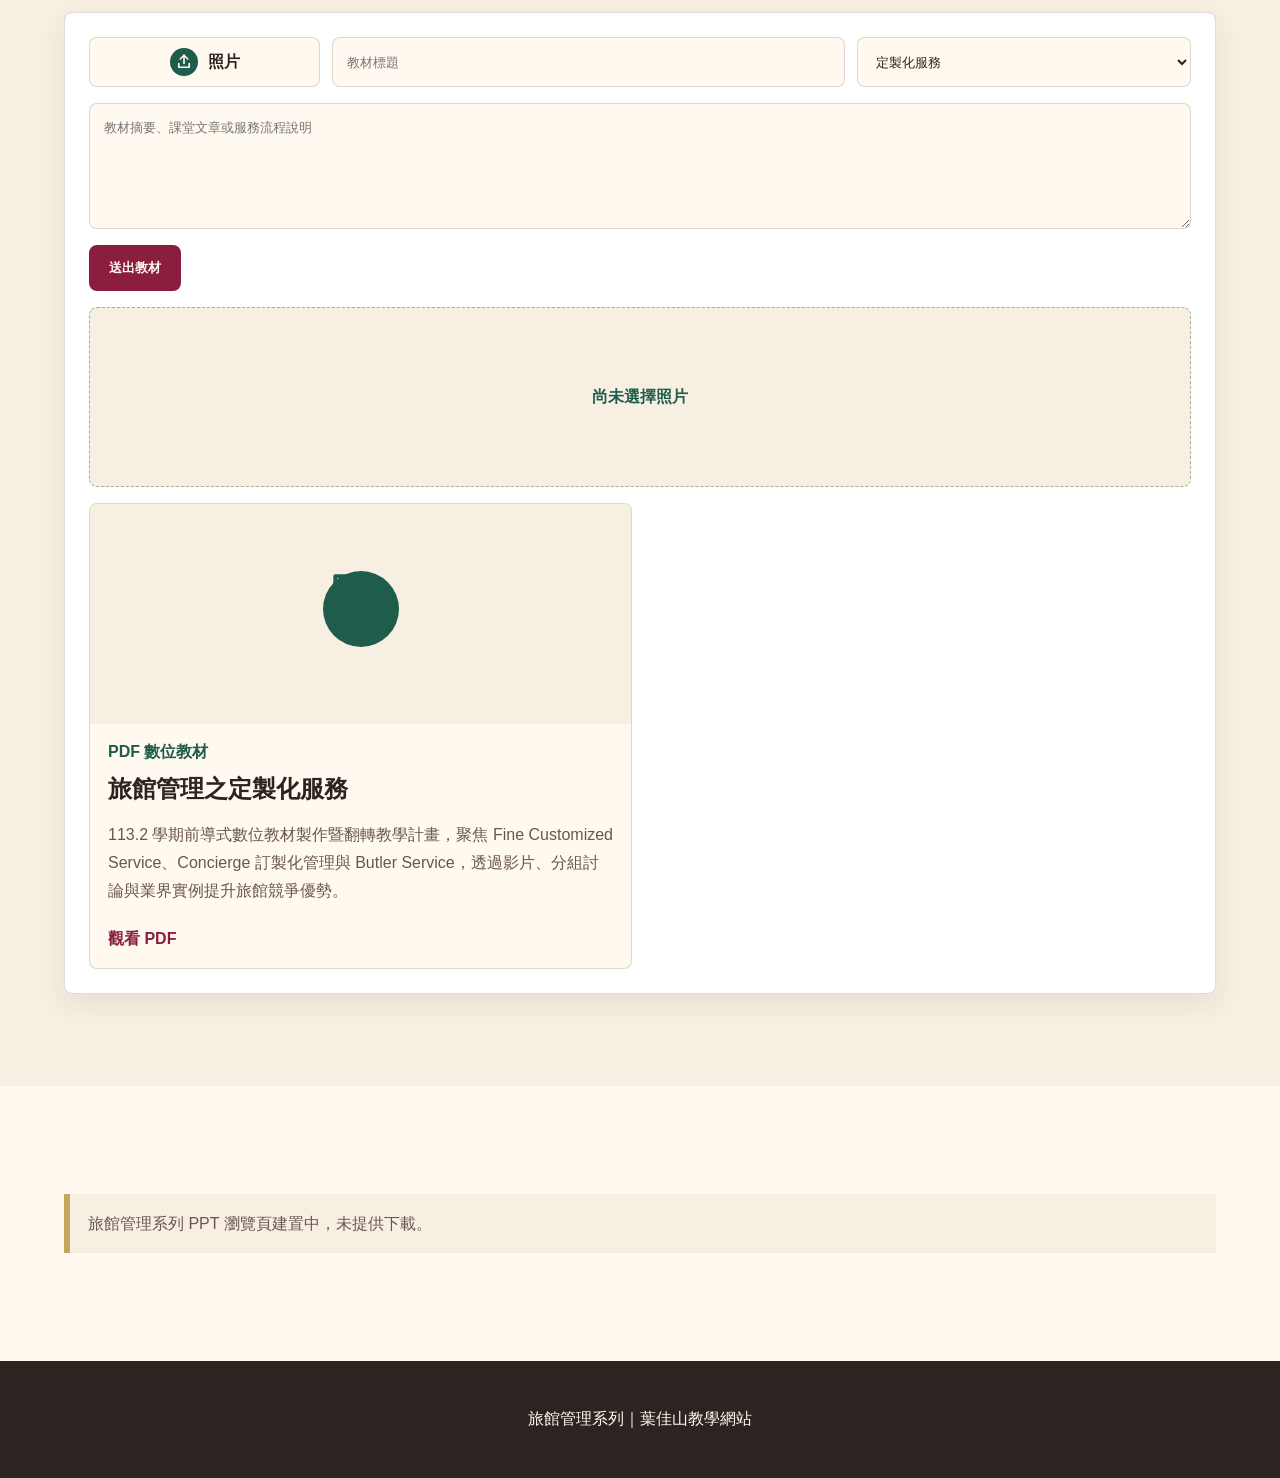
<file: docs/hotel-management.html>
<!doctype html>
<html lang="zh-Hant">
<head>
  <meta charset="utf-8">
  <meta name="viewport" content="width=device-width, initial-scale=1">
  <title>旅館管理系列｜知識是永遠的勇者</title>
  <link rel="stylesheet" href="portal.css?v=mobile-fix">
</head>
<body>
  <header class="site-header">
    <a class="mark" href="index.html">知識是永遠的勇者｜葉佳山網站</a>
    <nav><a href="index.html#teaching">教學場域</a><a href="#hotel-upload">教材上傳</a><a href="#ppt-view">PPT 瀏覽</a></nav>
  </header>
  <main>
    <section class="hero">
      <div>
        <p class="eyebrow">Hotel Management Series</p>
        <h1>旅館管理系列</h1>
        <p class="lead">以房務、櫃檯、收益管理、服務流程與顧客體驗為核心，逐步建立餐旅學生理解旅館現場的管理框架。</p>
      </div>
      <img src="assets/portal/teaching-photo.jpg" alt="旅館管理教學照片">
    </section>
    <section class="section">
      <div class="inner lesson-grid">
        <article class="lesson-card"><h3>房務管理</h3><p>客房清潔、備品控管、檢查表與品質標準。</p></article>
        <article class="lesson-card"><h3>櫃檯流程</h3><p>訂房、入住、退房、客訴與跨部門溝通。</p></article>
        <article class="lesson-card"><h3>收益管理</h3><p>住房率、平均房價、RevPAR 與通路策略。</p></article>
        <article class="lesson-card"><h3>顧客體驗</h3><p>服務接點、旅程地圖與體驗改善。</p></article>
      </div>
    </section>
    <section id="hotel-upload" class="section alt-section">
      <div class="inner">
        <div class="section-head">
          <div>
            <p class="eyebrow">Teaching Works</p>
            <h2>旅館管理教材上傳</h2>
          </div>
          <p>旅館管理系列可上傳課程照片、服務流程文章、個案報告與數位教材 PDF。</p>
        </div>
        <div class="upload-panel" data-upload-panel="旅館管理教材">
          <div class="upload-controls">
            <label class="icon-upload">
              <input type="file" accept="image/*" data-upload-file>
              <span class="upload-icon" aria-hidden="true">
                <svg viewBox="0 0 24 24" role="img">
                  <path d="M12 3v11"></path>
                  <path d="m7 8 5-5 5 5"></path>
                  <path d="M5 14v5h14v-5"></path>
                </svg>
              </span>
              <span>照片</span>
            </label>
            <input type="text" maxlength="24" placeholder="教材標題" data-upload-title>
            <select data-upload-tag aria-label="教材分類">
              <option value="定製化服務">定製化服務</option>
              <option value="客務管理">客務管理</option>
              <option value="房務管理">房務管理</option>
              <option value="個案報告">個案報告</option>
            </select>
          </div>
          <textarea maxlength="360" placeholder="教材摘要、課堂文章或服務流程說明" data-upload-body></textarea>
          <div class="upload-actions">
            <button class="button primary" type="button" data-upload-submit>送出教材</button>
            <p class="upload-status" data-upload-status aria-live="polite"></p>
          </div>
          <div class="upload-preview" data-upload-preview>尚未選擇照片</div>
          <div class="entry-grid" data-upload-list>
            <article class="entry-card">
              <div class="entry-image pdf-entry-icon">
                <span class="upload-icon" aria-hidden="true">
                  <svg viewBox="0 0 24 24"><path d="M7 3h7l5 5v13H7z"></path><path d="M14 3v5h5"></path><path d="M9 14h6"></path><path d="M9 17h4"></path></svg>
                </span>
              </div>
              <div>
                <span>PDF 數位教材</span>
                <h3>旅館管理之定製化服務</h3>
                <p>113.2 學期前導式數位教材製作暨翻轉教學計畫，聚焦 Fine Customized Service、Concierge 訂製化管理與 Butler Service，透過影片、分組討論與業界實例提升旅館競爭優勢。</p>
                <a class="text-link" href="assets/teaching/hotel-fine-customized-service.pdf" target="_blank" rel="noopener">觀看 PDF</a>
              </div>
            </article>
          </div>
        </div>
      </div>
    </section>
    <section id="ppt-view" class="section"><div class="inner"><p class="notice">旅館管理系列 PPT 瀏覽頁建置中，未提供下載。</p></div></section>
  </main>
  <footer class="footer"><p>旅館管理系列｜葉佳山教學網站</p></footer>
  <script src="portal.js?v=upload-tools"></script>
</body>
</html>
</file>
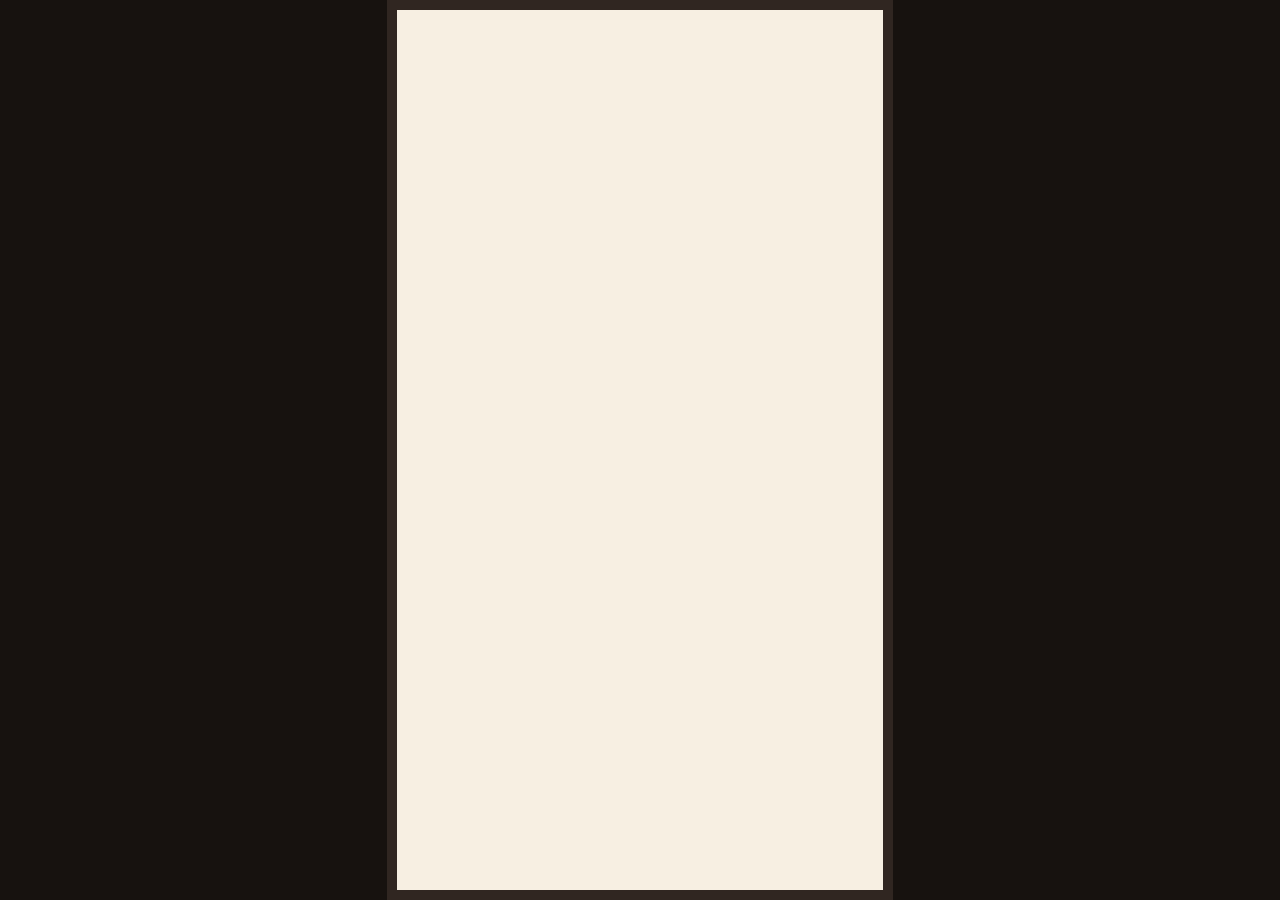
<file: ice_shop_design/digital_poster_carousel.html>
<!doctype html>
<html lang="zh-Hant">
<head>
  <meta charset="utf-8">
  <meta name="viewport" content="width=device-width, initial-scale=1">
  <title>La Neige 電子海報輪播</title>
  <style>
    :root {
      --cream: #f7efe2;
      --paper: #fff9ef;
      --burgundy: #8b1e3f;
      --green: #1f5c4b;
      --gold: #c9a45c;
      --cocoa: #2b2420;
    }
    * { box-sizing: border-box; }
    body {
      margin: 0;
      min-height: 100vh;
      display: grid;
      place-items: center;
      background: #17120f;
      font-family: "Noto Sans TC", "PingFang TC", Arial, sans-serif;
      color: var(--cocoa);
    }
    .screen {
      position: relative;
      width: min(56.25vh, 100vw);
      aspect-ratio: 9 / 16;
      overflow: hidden;
      background: var(--cream);
      border: 10px solid #302621;
    }
    .slide {
      position: absolute;
      inset: 0;
      display: grid;
      grid-template-rows: 1fr auto;
      padding: 78px 62px;
      opacity: 0;
      animation: show 36s infinite;
    }
    .slide:nth-child(2) { animation-delay: 6s; }
    .slide:nth-child(3) { animation-delay: 12s; }
    .slide:nth-child(4) { animation-delay: 18s; }
    .slide:nth-child(5) { animation-delay: 24s; }
    .slide:nth-child(6) { animation-delay: 30s; }
    @keyframes show {
      0%, 14% { opacity: 1; }
      17%, 100% { opacity: 0; }
    }
    .brand {
      font-family: Georgia, "Times New Roman", serif;
      letter-spacing: 8px;
      font-size: 48px;
      color: var(--cocoa);
    }
    .tag {
      margin-top: 12px;
      color: var(--green);
      font-size: 26px;
    }
    h1 {
      margin: 90px 0 20px;
      font-family: Georgia, "Noto Serif TC", serif;
      font-size: 82px;
      line-height: 1.06;
      color: var(--burgundy);
      letter-spacing: 0;
    }
    .price {
      display: inline-block;
      margin-top: 34px;
      padding: 14px 24px;
      border: 3px solid var(--gold);
      color: var(--cocoa);
      font-size: 44px;
      font-weight: 700;
      background: var(--paper);
    }
    .visual {
      position: absolute;
      right: -80px;
      bottom: 180px;
      width: 430px;
      height: 430px;
      border-radius: 50%;
      background:
        radial-gradient(circle at 34% 28%, #fff 0 18%, transparent 19%),
        radial-gradient(circle at 62% 38%, #ffe0e7 0 12%, transparent 13%),
        radial-gradient(circle at 48% 62%, #ffd56b 0 16%, transparent 17%),
        radial-gradient(circle at 55% 52%, #fff6f6 0 45%, #f3c8cf 46% 64%, #8b1e3f 65%);
      border: 12px solid var(--gold);
    }
    .bottom {
      border-top: 4px solid var(--gold);
      padding-top: 22px;
      font-size: 30px;
      display: flex;
      justify-content: space-between;
      gap: 24px;
      align-items: center;
    }
    .qr {
      width: 96px;
      aspect-ratio: 1;
      background:
        linear-gradient(90deg, var(--cocoa) 12px, transparent 12px 24px, var(--cocoa) 24px 36px, transparent 36px),
        linear-gradient(var(--cocoa) 12px, transparent 12px 24px, var(--cocoa) 24px 36px, transparent 36px);
      background-size: 36px 36px;
      border: 8px solid var(--paper);
    }
    .dark {
      background: var(--green);
      color: var(--paper);
    }
    .dark .brand, .dark h1, .dark .price { color: var(--paper); }
    .dark .tag { color: #f2d99a; }
    .dark .price { background: transparent; }
    .dark .bottom { border-color: #f2d99a; }
    .pink { background: #fff0f3; }
    .gold { background: #fff5d6; }
    .cocoa { background: #2b2420; color: var(--paper); }
    .cocoa .brand, .cocoa h1 { color: #f2d99a; }
    .cocoa .tag { color: #fff9ef; }
  </style>
</head>
<body>
  <main class="screen">
    <section class="slide">
      <div>
        <div class="brand">LA NEIGE</div>
        <div class="tag">法式雪冰室</div>
        <h1>焦糖伯爵<br>雪花冰</h1>
        <div class="price">NT$150</div>
        <div class="visual"></div>
      </div>
      <div class="bottom"><span>招牌推薦｜茶香、焦糖、奶霜</span><span class="qr"></span></div>
    </section>
    <section class="slide pink">
      <div>
        <div class="brand">LA NEIGE</div>
        <div class="tag">本月限定</div>
        <h1>草莓玫瑰<br>雙人冰</h1>
        <div class="price">雙人 NT$299</div>
        <div class="visual"></div>
      </div>
      <div class="bottom"><span>IG 打卡標記送小配料</span><span class="qr"></span></div>
    </section>
    <section class="slide dark">
      <div>
        <div class="brand">LA NEIGE</div>
        <div class="tag">透明製冰區</div>
        <h1>自製冰塊<br>現點現刨</h1>
        <div class="price">看得見的新鮮</div>
      </div>
      <div class="bottom"><span>雪花冰｜刨冰｜飲品｜湯品</span><span class="qr"></span></div>
    </section>
    <section class="slide gold">
      <div>
        <div class="brand">LA NEIGE</div>
        <div class="tag">夏季人氣</div>
        <h1>芒果香草<br>雪花冰</h1>
        <div class="price">NT$150</div>
        <div class="visual"></div>
      </div>
      <div class="bottom"><span>每日限量，售完為止</span><span class="qr"></span></div>
    </section>
    <section class="slide cocoa">
      <div>
        <div class="brand">LA NEIGE</div>
        <div class="tag">冬季限定</div>
        <h1>濃湯<br>熱飲套餐</h1>
        <div class="price">NT$149 起</div>
      </div>
      <div class="bottom"><span>雨天、冬天也適合坐一下</span><span class="qr"></span></div>
    </section>
    <section class="slide">
      <div>
        <div class="brand">LA NEIGE</div>
        <div class="tag">今日活動</div>
        <h1>拍照打卡<br>送小配料</h1>
        <div class="price">追蹤 IG 即可兌換</div>
      </div>
      <div class="bottom"><span>@laneige_ice</span><span class="qr"></span></div>
    </section>
  </main>
</body>
</html>
</file>
<file: docs/portal.css>
:root {
  --cream: #f7efe2;
  --paper: #fff9ef;
  --burgundy: #8b1e3f;
  --green: #1f5c4b;
  --gold: #c9a45c;
  --cocoa: #2b2420;
  --muted: #6a5650;
  --line: rgba(43, 36, 32, .16);
}

* { box-sizing: border-box; }

html { scroll-behavior: smooth; }

body {
  margin: 0;
  background: var(--paper);
  color: var(--cocoa);
  font-family: "Noto Sans TC", "PingFang TC", "Microsoft JhengHei", Arial, sans-serif;
}

a { color: inherit; text-decoration: none; }

main,
section,
.inner,
.panel,
.readable,
.table-wrap {
  min-width: 0;
}

section[id] {
  scroll-margin-top: 96px;
}

.site-header {
  position: sticky;
  top: 0;
  z-index: 10;
  display: flex;
  justify-content: space-between;
  align-items: center;
  gap: 20px;
  min-height: 72px;
  padding: 12px clamp(18px, 4vw, 58px);
  background: rgba(255, 249, 239, .92);
  border-bottom: 1px solid var(--line);
  backdrop-filter: blur(14px);
}

.mark {
  font-weight: 900;
  color: var(--burgundy);
  letter-spacing: 0;
}

.site-header nav {
  display: flex;
  flex-wrap: wrap;
  justify-content: flex-end;
  gap: 16px;
  font-size: 15px;
  font-weight: 700;
}

.site-header nav a {
  min-height: 40px;
  display: inline-flex;
  align-items: center;
}

.hero {
  display: grid;
  grid-template-columns: minmax(320px, .9fr) minmax(320px, 1.1fr);
  gap: clamp(28px, 5vw, 70px);
  align-items: center;
  min-height: calc(100svh - 72px);
  padding: clamp(40px, 7vw, 86px) clamp(22px, 6vw, 82px);
  background: var(--cream);
}

.hero img {
  width: 100%;
  display: block;
  border: 1px solid var(--line);
  box-shadow: 0 22px 56px rgba(43, 36, 32, .14);
}

.compact-hero {
  min-height: auto;
}

.eyebrow {
  margin: 0 0 12px;
  color: var(--green);
  font-size: 14px;
  font-weight: 900;
  letter-spacing: 2px;
  text-transform: uppercase;
}

h1,
h2,
h3,
p { letter-spacing: 0; }

h1 {
  margin: 0;
  font-family: Georgia, "Noto Serif TC", serif;
  font-size: clamp(46px, 7vw, 84px);
  line-height: 1.05;
  color: var(--burgundy);
}

h2 {
  margin: 0;
  font-family: Georgia, "Noto Serif TC", serif;
  font-size: clamp(30px, 4vw, 52px);
  color: var(--burgundy);
}

h3 { margin: 0; font-size: 24px; }

.lead {
  max-width: 760px;
  margin: 24px 0 0;
  font-size: 20px;
  line-height: 1.85;
  color: var(--muted);
}

.actions {
  display: flex;
  flex-wrap: wrap;
  gap: 12px;
  margin-top: 30px;
}

.button {
  display: inline-flex;
  align-items: center;
  justify-content: center;
  min-height: 46px;
  padding: 10px 18px;
  border-radius: 8px;
  border: 2px solid currentColor;
  font-weight: 900;
}

.primary { background: var(--burgundy); color: var(--paper); border-color: var(--burgundy); }
.secondary { color: var(--green); background: #fff; }

.section {
  padding: clamp(62px, 8vw, 92px) clamp(18px, 5vw, 70px);
}

.alt-section {
  background: var(--cream);
}

.inner { max-width: 1160px; margin: 0 auto; }

.section-head {
  display: flex;
  justify-content: space-between;
  gap: 22px;
  align-items: end;
  margin-bottom: 28px;
}

.section-head p {
  max-width: 560px;
  color: var(--muted);
  line-height: 1.8;
}

.topic-grid {
  display: grid;
  grid-template-columns: repeat(3, minmax(0, 1fr));
  gap: 18px;
}

.topic-card,
.panel,
.lesson-card {
  background: #fff;
  border: 1px solid var(--line);
  border-radius: 8px;
  box-shadow: 0 10px 28px rgba(43, 36, 32, .08);
}

.panel { padding: 28px; }

.readable {
  display: grid;
  gap: 18px;
}

.readable h2 {
  margin-bottom: 14px;
  font-size: clamp(26px, 3vw, 38px);
}

.readable li {
  margin: 8px 0;
  color: var(--muted);
  line-height: 1.75;
}

.topic-card { overflow: hidden; }
.topic-card img { width: 100%; height: 210px; object-fit: cover; display: block; }
.topic-card div { padding: 22px; }
.topic-card p, .lesson-card p, .panel p { color: var(--muted); line-height: 1.75; }

.table-wrap {
  max-width: 100%;
  overflow-x: auto;
  border: 1px solid var(--line);
  border-radius: 8px;
  background: #fff;
  -webkit-overflow-scrolling: touch;
}

table {
  width: 100%;
  border-collapse: collapse;
  min-width: 760px;
}

th, td {
  padding: 16px;
  border-bottom: 1px solid var(--line);
  text-align: left;
  vertical-align: top;
}

th {
  background: var(--green);
  color: var(--paper);
}

td a {
  color: var(--burgundy);
  font-weight: 900;
}

.lesson-grid {
  display: grid;
  grid-template-columns: repeat(2, minmax(0, 1fr));
  gap: 18px;
}

.lesson-card { padding: 24px; }

.credential-grid {
  display: grid;
  grid-template-columns: repeat(2, minmax(0, 1fr));
  gap: 18px;
}

.credential-grid ul {
  margin: 16px 0 0;
  padding-left: 1.2em;
}

.case-list {
  display: grid;
  gap: 14px;
}

.case-item {
  display: grid;
  grid-template-columns: minmax(180px, .34fr) minmax(0, 1fr);
  gap: 18px;
  align-items: start;
  padding: 20px;
  border: 1px solid var(--line);
  border-radius: 8px;
  background: #fff;
  box-shadow: 0 8px 22px rgba(43, 36, 32, .07);
}

.case-item strong {
  color: var(--burgundy);
  font-size: 20px;
}

.case-item p {
  margin: 0;
  color: var(--muted);
  line-height: 1.75;
}

.upload-panel {
  display: grid;
  gap: 16px;
  padding: 24px;
  border: 1px solid var(--line);
  border-radius: 8px;
  background: #fff;
  box-shadow: 0 10px 28px rgba(43, 36, 32, .08);
}

.upload-controls {
  display: grid;
  grid-template-columns: minmax(150px, .45fr) minmax(180px, 1fr) minmax(160px, .65fr);
  gap: 12px;
}

.icon-upload,
.upload-controls input,
.upload-controls select,
.upload-panel textarea {
  width: 100%;
  border: 1px solid var(--line);
  border-radius: 8px;
  background: var(--paper);
  color: var(--cocoa);
}

.icon-upload {
  min-height: 50px;
  display: inline-flex;
  align-items: center;
  justify-content: center;
  gap: 10px;
  padding: 8px 14px;
  cursor: pointer;
  font-weight: 900;
}

.icon-upload input {
  position: absolute;
  width: 1px;
  height: 1px;
  opacity: 0;
}

.upload-icon {
  width: 28px;
  height: 28px;
  display: inline-grid;
  place-items: center;
  border-radius: 999px;
  background: var(--green);
  color: var(--paper);
}

.upload-icon svg {
  width: 18px;
  height: 18px;
  fill: none;
  stroke: currentColor;
  stroke-width: 2.2;
  stroke-linecap: round;
  stroke-linejoin: round;
}

.upload-controls input,
.upload-controls select {
  min-height: 50px;
  padding: 0 14px;
}

.upload-panel textarea {
  min-height: 126px;
  resize: vertical;
  padding: 14px;
  line-height: 1.7;
}

.upload-actions {
  display: flex;
  flex-wrap: wrap;
  align-items: center;
  gap: 14px;
}

.upload-status {
  margin: 0;
  color: var(--muted);
  font-weight: 800;
}

.upload-preview {
  min-height: 180px;
  display: grid;
  place-items: center;
  overflow: hidden;
  border: 1px dashed rgba(31, 92, 75, .42);
  border-radius: 8px;
  background: var(--cream);
  color: var(--green);
  font-weight: 800;
}

.upload-preview img {
  width: 100%;
  height: min(360px, 68vh);
  object-fit: contain;
  display: block;
  background: var(--paper);
}

.entry-grid {
  display: grid;
  grid-template-columns: repeat(2, minmax(0, 1fr));
  gap: 16px;
}

.entry-card {
  overflow: hidden;
  border: 1px solid var(--line);
  border-radius: 8px;
  background: var(--paper);
}

.entry-image {
  height: 220px;
  display: grid;
  place-items: center;
  background: var(--cream);
}

.entry-image img {
  width: 100%;
  height: 100%;
  display: block;
  object-fit: contain;
}

.pdf-entry-icon,
.text-entry-icon {
  min-height: 220px;
}

.pdf-entry-icon .upload-icon,
.text-entry-icon .upload-icon {
  width: 76px;
  height: 76px;
}

.pdf-entry-icon .upload-icon svg,
.text-entry-icon .upload-icon svg {
  width: 42px;
  height: 42px;
}

.entry-card div:last-child {
  padding: 18px;
}

.entry-card span {
  display: inline-block;
  margin-bottom: 10px;
  color: var(--green);
  font-weight: 900;
}

.entry-card p {
  color: var(--muted);
  line-height: 1.75;
}

.text-link {
  display: inline-flex;
  margin-top: 8px;
  color: var(--burgundy);
  font-weight: 900;
}

.consult-request {
  display: grid;
  gap: 18px;
  margin-top: 32px;
  padding: 24px;
  border: 1px solid var(--line);
  border-radius: 8px;
  background: #fff;
  box-shadow: 0 10px 28px rgba(43, 36, 32, .08);
}

.consult-card {
  display: grid;
  grid-template-columns: auto minmax(0, 1fr);
  gap: 18px;
  align-items: center;
}

.consult-icon {
  width: 72px;
  height: 72px;
  display: grid;
  place-items: center;
  border-radius: 8px;
  background: var(--green);
  color: var(--paper);
}

.consult-icon svg {
  width: 38px;
  height: 38px;
  fill: none;
  stroke: currentColor;
  stroke-width: 1.9;
  stroke-linecap: round;
  stroke-linejoin: round;
}

.consult-card h2 {
  font-size: clamp(28px, 3vw, 42px);
}

.consult-card p:last-child {
  margin: 12px 0 0;
  color: var(--muted);
  line-height: 1.7;
}

.consult-form {
  display: grid;
  grid-template-columns: repeat(3, minmax(0, 1fr));
  gap: 14px;
}

.consult-form label {
  display: grid;
  gap: 8px;
  color: var(--green);
  font-weight: 900;
}

.consult-form input,
.consult-form textarea {
  width: 100%;
  border: 1px solid var(--line);
  border-radius: 8px;
  background: var(--paper);
  color: var(--cocoa);
  font: inherit;
}

.consult-form input {
  min-height: 50px;
  padding: 0 14px;
}

.consult-form textarea {
  min-height: 150px;
  resize: vertical;
  padding: 14px;
  line-height: 1.7;
}

.full-field,
.consult-submit {
  grid-column: 1 / -1;
}

.consult-submit {
  display: flex;
  flex-wrap: wrap;
  gap: 14px;
  align-items: center;
}

.consult-submit p {
  margin: 0;
  color: var(--muted);
  font-weight: 800;
}

.hidden-field {
  display: none;
}

.slide-viewer {
  display: grid;
  gap: 16px;
}

.slide-card {
  min-height: 260px;
  padding: 34px;
  border-radius: 8px;
  background: var(--cream);
  border: 1px solid var(--line);
}

.slide-card strong {
  color: var(--burgundy);
  font-size: 28px;
}

.notice {
  padding: 16px 18px;
  border-left: 6px solid var(--gold);
  background: var(--cream);
  color: var(--muted);
  line-height: 1.7;
}

.footer {
  padding: 42px 18px;
  background: var(--cocoa);
  color: var(--paper);
  text-align: center;
}

.footer p { margin: 6px 0; }

@media (max-width: 900px) {
  .hero,
  .topic-grid,
  .lesson-grid,
  .credential-grid,
  .entry-grid {
    grid-template-columns: 1fr;
  }

  .upload-controls {
    grid-template-columns: 1fr;
  }

  .case-item {
    grid-template-columns: 1fr;
  }

  .consult-form {
    grid-template-columns: 1fr;
  }

  .section-head {
    align-items: start;
    flex-direction: column;
  }

  .site-header {
    align-items: start;
    flex-direction: column;
    gap: 8px;
    min-height: auto;
  }

  .mark {
    max-width: 100%;
  }

  .site-header nav {
    width: 100%;
    flex-wrap: nowrap;
    justify-content: flex-start;
    gap: 10px;
    overflow-x: auto;
    padding-bottom: 4px;
    -webkit-overflow-scrolling: touch;
    scrollbar-width: none;
  }

  .site-header nav::-webkit-scrollbar {
    display: none;
  }

  .site-header nav a {
    flex: 0 0 auto;
    min-height: 42px;
    padding: 0 10px;
    border-radius: 8px;
    background: rgba(255, 255, 255, .72);
  }
}

@media (max-width: 620px) {
  .hero {
    padding: 34px 18px 42px;
  }

  h1 {
    font-size: clamp(38px, 13vw, 54px);
    overflow-wrap: anywhere;
  }

  .lead {
    font-size: 18px;
  }

  .panel {
    padding: 22px;
  }

  .table-wrap {
    overflow: visible;
    border: 0;
    background: transparent;
  }

  table {
    display: block;
    min-width: 0;
  }

  thead {
    display: none;
  }

  tbody,
  tr,
  td {
    display: block;
    width: 100%;
  }

  tbody {
    display: grid;
    gap: 14px;
  }

  tr {
    overflow: hidden;
    border: 1px solid var(--line);
    border-radius: 8px;
    background: #fff;
    box-shadow: 0 10px 24px rgba(43, 36, 32, .08);
  }

  td {
    display: grid;
    grid-template-columns: minmax(86px, 31%) minmax(0, 1fr);
    gap: 12px;
    padding: 13px 14px;
    border-bottom: 1px solid var(--line);
    overflow-wrap: anywhere;
  }

  td:last-child {
    border-bottom: 0;
  }

  td::before {
    content: attr(data-label);
    color: var(--green);
    font-weight: 900;
  }

  .actions .button { width: 100%; }
  .topic-card img { height: 180px; }
  .upload-panel { padding: 18px; }
  .upload-actions .button { width: 100%; }
  .entry-image { height: 190px; }
  .consult-request { padding: 18px; }
  .consult-card { grid-template-columns: 1fr; }
  .consult-submit .button { width: 100%; }
}
</file>
<file: docs/la-neige/site.css>
:root {
  --cream: #f7efe2;
  --paper: #fff9ef;
  --burgundy: #8b1e3f;
  --green: #1f5c4b;
  --gold: #c9a45c;
  --cocoa: #2b2420;
  --ink-soft: #6a5650;
  --sky: #d8e8ef;
  --berry: #d8627f;
  --lemon: #f4c84d;
  --shadow: 0 18px 42px rgba(43, 36, 32, .16);
}

* {
  box-sizing: border-box;
}

html {
  scroll-behavior: smooth;
}

body {
  margin: 0;
  font-family: "Noto Sans TC", "PingFang TC", "Microsoft JhengHei", Arial, sans-serif;
  color: var(--cocoa);
  background: var(--paper);
}

button,
input,
select,
textarea {
  font: inherit;
}

a {
  color: inherit;
  text-decoration: none;
}

main,
section,
.section-inner,
.story-grid,
.campaign-layout,
.campaign-card,
.photo-tools,
.member-form,
.ashan-layout,
.ashan-panel {
  min-width: 0;
}

section[id] {
  scroll-margin-top: 96px;
}

.topbar {
  position: sticky;
  top: 0;
  z-index: 20;
  display: flex;
  align-items: center;
  justify-content: space-between;
  gap: 24px;
  min-height: 74px;
  padding: 12px clamp(18px, 4vw, 58px);
  background: rgba(247, 239, 226, .92);
  backdrop-filter: blur(14px);
  border-bottom: 1px solid rgba(139, 30, 63, .18);
}

.brand {
  display: inline-flex;
  align-items: center;
  gap: 12px;
  font-family: Georgia, "Times New Roman", serif;
  letter-spacing: 3px;
  font-weight: 700;
}

.brand img {
  width: 48px;
  height: 48px;
}

nav {
  display: flex;
  flex-wrap: wrap;
  justify-content: flex-end;
  gap: 18px;
  font-size: 15px;
}

nav a {
  min-height: 40px;
  display: inline-flex;
  align-items: center;
}

.portal-home {
  gap: 8px;
  padding: 0 10px;
  border-radius: 8px;
  color: var(--burgundy);
  font-weight: 800;
  background: rgba(255, 249, 239, .72);
  border: 1px solid rgba(139, 30, 63, .18);
}

.portal-home-icon {
  width: 28px;
  height: 28px;
  display: inline-grid;
  place-items: center;
  border-radius: 999px;
  background: var(--green);
  color: var(--paper);
}

.portal-home-icon svg {
  width: 17px;
  height: 17px;
  fill: none;
  stroke: currentColor;
  stroke-width: 2;
  stroke-linecap: round;
  stroke-linejoin: round;
}

.hero {
  position: relative;
  min-height: calc(100svh - 74px);
  display: grid;
  align-items: end;
  overflow: hidden;
  background: var(--cocoa);
}

.hero-image,
.hero-shade {
  position: absolute;
  inset: 0;
}

.hero-image {
  width: 100%;
  height: 100%;
  object-fit: cover;
}

.hero-shade {
  background:
    linear-gradient(90deg, rgba(43, 36, 32, .78) 0%, rgba(43, 36, 32, .44) 48%, rgba(43, 36, 32, .12) 100%),
    linear-gradient(0deg, rgba(43, 36, 32, .72) 0%, rgba(43, 36, 32, 0) 36%);
}

.hero-content {
  position: relative;
  z-index: 1;
  width: min(840px, 92vw);
  padding: clamp(70px, 10vw, 130px) clamp(22px, 6vw, 74px);
  color: var(--paper);
}

.eyebrow {
  margin: 0 0 14px;
  color: var(--gold);
  font-size: 14px;
  font-weight: 700;
  letter-spacing: 2px;
  text-transform: uppercase;
}

h1,
h2,
h3,
p {
  letter-spacing: 0;
}

h1 {
  max-width: 720px;
  margin: 0;
  font-family: Georgia, "Noto Serif TC", serif;
  font-size: clamp(42px, 7vw, 82px);
  line-height: 1.05;
}

h2 {
  margin: 0;
  font-family: Georgia, "Noto Serif TC", serif;
  font-size: clamp(30px, 4vw, 54px);
  line-height: 1.16;
}

h3 {
  margin: 0;
  font-size: 23px;
}

.lead {
  max-width: 680px;
  margin: 24px 0 0;
  font-size: clamp(17px, 2vw, 21px);
  line-height: 1.8;
}

.hero-actions {
  display: flex;
  flex-wrap: wrap;
  gap: 14px;
  margin-top: 34px;
}

.button {
  min-height: 46px;
  display: inline-flex;
  align-items: center;
  justify-content: center;
  border: 2px solid currentColor;
  border-radius: 8px;
  padding: 10px 18px;
  cursor: pointer;
  font-weight: 700;
  transition: transform .18s ease, background .18s ease, color .18s ease;
}

.button:hover {
  transform: translateY(-2px);
}

.primary {
  background: var(--burgundy);
  border-color: var(--burgundy);
  color: var(--paper);
}

.ghost {
  background: rgba(255, 249, 239, .12);
  color: inherit;
}

.section-inner {
  width: min(1160px, calc(100% - 36px));
  margin: 0 auto;
  padding: 86px 0;
}

.story-section {
  background: var(--cream);
}

.story-grid {
  display: grid;
  grid-template-columns: minmax(260px, .8fr) minmax(300px, 1.2fr);
  gap: clamp(28px, 7vw, 82px);
  align-items: start;
}

.story-photo {
  min-height: 100%;
}

.story-storefront {
  grid-column: 1 / 2;
}

.story-photo img {
  width: 100%;
  height: 310px;
  display: block;
  object-fit: cover;
}

.story-copy p,
.campaign-layout p {
  margin: 0 0 18px;
  color: var(--ink-soft);
  font-size: 18px;
  line-height: 1.9;
}

.menu-section {
  background: var(--paper);
}

.section-heading {
  margin-bottom: 34px;
}

.menu-grid,
.member-grid {
  display: grid;
  grid-template-columns: repeat(4, minmax(0, 1fr));
  gap: 18px;
}

.menu-card,
.member-plan {
  border: 1px solid rgba(43, 36, 32, .14);
  border-radius: 8px;
  padding: 20px;
  background: #fffdf7;
  box-shadow: 0 8px 22px rgba(43, 36, 32, .07);
}

.dish-photo {
  width: 100%;
  height: 170px;
  display: block;
  object-fit: cover;
  border-radius: 8px;
  margin-bottom: 18px;
}

.menu-card p,
.member-plan p {
  color: var(--ink-soft);
  line-height: 1.65;
}

.menu-card span,
.member-plan strong {
  color: var(--burgundy);
  font-weight: 800;
}

.winter-note {
  margin-top: 22px;
  padding: 18px 20px;
  border-left: 6px solid var(--burgundy);
  background: var(--cream);
  color: var(--ink-soft);
  line-height: 1.8;
}

.winter-note strong {
  color: var(--burgundy);
}

.campaign-section {
  background: var(--green);
  color: var(--paper);
}

.campaign-layout {
  display: grid;
  grid-template-columns: minmax(280px, .95fr) minmax(280px, 1.05fr);
  gap: 28px;
  align-items: center;
}

.campaign-layout p {
  color: rgba(255, 249, 239, .84);
}

.month-strip {
  display: flex;
  flex-wrap: wrap;
  gap: 12px;
}

.month,
.vote {
  border: 1px solid rgba(255, 249, 239, .5);
  border-radius: 8px;
  min-height: 44px;
  padding: 10px 14px;
  background: transparent;
  color: inherit;
  cursor: pointer;
  font-weight: 700;
}

.month.active,
.vote.active {
  background: var(--gold);
  border-color: var(--gold);
  color: var(--cocoa);
}

.campaign-card {
  grid-column: 2;
  display: grid;
  grid-template-columns: minmax(180px, .8fr) minmax(220px, 1fr);
  gap: 22px;
  align-items: center;
  border-radius: 8px;
  padding: 26px;
  background: rgba(255, 249, 239, .12);
  border: 1px solid rgba(255, 249, 239, .3);
}

.campaign-illustration {
  width: 100%;
  aspect-ratio: 4 / 3;
  display: block;
  object-fit: cover;
  border-radius: 8px;
  background: var(--paper);
}

.campaign-title {
  margin: 0 0 10px;
  color: var(--gold);
  font-weight: 800;
}

.photo-section {
  background: #f4f7f2;
}

.photo-tools,
.member-form {
  display: grid;
  grid-template-columns: 1.1fr .9fr .9fr auto;
  gap: 12px;
  align-items: stretch;
  margin-bottom: 18px;
}

.upload-tile,
input,
select,
textarea {
  width: 100%;
  border: 1px solid rgba(43, 36, 32, .22);
  border-radius: 8px;
  background: var(--paper);
  color: var(--cocoa);
}

.upload-tile {
  min-height: 48px;
  display: grid;
  place-items: center;
  padding: 10px 14px;
  cursor: pointer;
  font-weight: 800;
}

.upload-tile input {
  position: absolute;
  width: 1px;
  height: 1px;
  opacity: 0;
}

input,
select {
  min-height: 48px;
  padding: 0 14px;
}

textarea {
  min-height: 116px;
  resize: vertical;
  padding: 14px;
}

.preview-empty {
  min-height: 120px;
  display: grid;
  place-items: center;
  border: 1px dashed rgba(31, 92, 75, .46);
  border-radius: 8px;
  color: var(--green);
  background: rgba(255, 249, 239, .68);
  overflow: hidden;
}

.preview-empty img {
  width: 100%;
  height: min(360px, 70vh);
  object-fit: contain;
  background: #fffdf7;
}

.gallery {
  display: grid;
  grid-template-columns: repeat(3, minmax(0, 1fr));
  gap: 18px;
  margin-top: 22px;
}

figure {
  margin: 0;
  border-radius: 8px;
  overflow: hidden;
  background: var(--paper);
  box-shadow: var(--shadow);
}

figure img {
  width: 100%;
  height: 220px;
  display: block;
  object-fit: cover;
}

.gallery figure img {
  object-fit: contain;
  background: #fffdf7;
}

figcaption {
  padding: 14px;
  font-weight: 800;
}

.interaction-section {
  background: var(--cream);
}

.interaction-grid {
  display: grid;
  grid-template-columns: 1fr 1fr;
  gap: 28px;
}

.vote-options {
  display: grid;
  gap: 12px;
  margin-top: 24px;
}

.vote {
  display: flex;
  justify-content: space-between;
  border-color: rgba(43, 36, 32, .18);
  color: var(--cocoa);
  background: var(--paper);
}

.message-block,
.poll-block {
  min-width: 0;
}

#message-list {
  display: grid;
  gap: 10px;
  padding: 0;
  margin: 18px 0 0;
  list-style: none;
}

#message-list li {
  padding: 12px 14px;
  border-left: 4px solid var(--gold);
  background: var(--paper);
}

.member-section {
  background: var(--paper);
}

.member-grid {
  grid-template-columns: repeat(3, minmax(0, 1fr));
}

.member-plan {
  display: grid;
  align-content: start;
  gap: 14px;
}

.member-plan.featured {
  background: var(--green);
  color: var(--paper);
  transform: translateY(-10px);
}

.member-plan.featured p,
.member-plan.featured strong {
  color: var(--paper);
}

.plan-label {
  margin: 0;
  color: var(--green);
  font-weight: 800;
}

.member-form {
  grid-template-columns: 1fr 1fr auto;
  margin-top: 24px;
}

.ashan-section {
  background: linear-gradient(135deg, #f4f7f2 0%, #fff9ef 100%);
}

.ashan-layout {
  display: grid;
  grid-template-columns: minmax(280px, .95fr) minmax(320px, 1.05fr);
  gap: 28px;
  align-items: stretch;
}

.ashan-photo img {
  height: 100%;
  min-height: 520px;
}

.ashan-panel {
  border-radius: 8px;
  padding: clamp(24px, 4vw, 42px);
  background: var(--paper);
  border: 1px solid rgba(31, 92, 75, .18);
  box-shadow: var(--shadow);
}

.ashan-panel p {
  color: var(--ink-soft);
  line-height: 1.8;
}

.ashan-benefits {
  display: grid;
  grid-template-columns: repeat(3, minmax(0, 1fr));
  gap: 10px;
  margin: 22px 0;
}

.ashan-benefits span {
  min-height: 44px;
  display: grid;
  place-items: center;
  border-radius: 8px;
  background: #e8f2ec;
  color: var(--green);
  font-weight: 800;
}

.ashan-form {
  display: grid;
  grid-template-columns: 1fr 1fr;
  gap: 12px;
  margin-bottom: 16px;
}

.ashan-form textarea,
.ashan-form button {
  grid-column: 1 / -1;
}

.hike-samples {
  display: grid;
  grid-template-columns: repeat(2, minmax(0, 1fr));
  gap: 14px;
  margin-top: 18px;
}

.hike-samples figure {
  box-shadow: 0 8px 22px rgba(43, 36, 32, .08);
}

.hike-samples figure img {
  height: 190px;
}

.status-text {
  min-height: 28px;
  margin: 14px 0 0;
  color: var(--burgundy);
  font-weight: 800;
}

.footer {
  display: grid;
  place-items: center;
  gap: 8px;
  padding: 44px 18px;
  text-align: center;
  background: var(--cocoa);
  color: var(--paper);
}

.footer img {
  width: 86px;
  height: 86px;
  background: var(--cream);
  border-radius: 50%;
}

.footer p {
  margin: 0;
}

.credit {
  max-width: 760px;
  color: rgba(255, 249, 239, .68);
  font-size: 13px;
  line-height: 1.7;
}

@media (max-width: 920px) {
  .topbar {
    align-items: flex-start;
    flex-direction: column;
    gap: 8px;
    min-height: auto;
  }

  .brand img {
    width: 42px;
    height: 42px;
  }

  nav {
    width: 100%;
    flex-wrap: nowrap;
    justify-content: flex-start;
    gap: 10px;
    overflow-x: auto;
    padding-bottom: 4px;
    -webkit-overflow-scrolling: touch;
    scrollbar-width: none;
  }

  nav::-webkit-scrollbar {
    display: none;
  }

  nav a {
    flex: 0 0 auto;
    min-height: 42px;
    padding: 0 10px;
    border-radius: 8px;
    background: rgba(255, 249, 239, .68);
  }

  .story-grid,
  .campaign-layout,
  .interaction-grid,
  .member-form,
  .ashan-layout,
  .ashan-form {
    grid-template-columns: 1fr;
  }

  .ashan-photo img {
    min-height: 320px;
  }

  .story-storefront {
    grid-column: auto;
  }

  .campaign-card {
    grid-column: auto;
    grid-template-columns: 1fr;
  }

  .menu-grid,
  .member-grid,
  .gallery {
    grid-template-columns: repeat(2, minmax(0, 1fr));
  }

  .photo-tools {
    grid-template-columns: 1fr 1fr;
  }
}

@media (max-width: 620px) {
  .hero {
    min-height: calc(100svh - 108px);
  }

  .hero-shade {
    background:
      linear-gradient(0deg, rgba(43, 36, 32, .82) 0%, rgba(43, 36, 32, .34) 100%);
  }

  .hero-content {
    width: 100%;
    padding: 64px 18px 46px;
  }

  h1 {
    font-size: clamp(36px, 12vw, 50px);
    overflow-wrap: anywhere;
  }

  .section-inner {
    width: min(100% - 32px, 1160px);
    padding: 64px 0;
  }

  .menu-grid,
  .member-grid,
  .gallery,
  .photo-tools,
  .ashan-benefits,
  .hike-samples {
    grid-template-columns: 1fr;
  }

  .button {
    width: 100%;
  }
}
</file>
<file: ice_shop_design/website/site.css>
:root {
  --cream: #f7efe2;
  --paper: #fff9ef;
  --burgundy: #8b1e3f;
  --green: #1f5c4b;
  --gold: #c9a45c;
  --cocoa: #2b2420;
  --ink-soft: #6a5650;
  --sky: #d8e8ef;
  --berry: #d8627f;
  --lemon: #f4c84d;
  --shadow: 0 18px 42px rgba(43, 36, 32, .16);
}

* {
  box-sizing: border-box;
}

html {
  scroll-behavior: smooth;
}

body {
  margin: 0;
  font-family: "Noto Sans TC", "PingFang TC", "Microsoft JhengHei", Arial, sans-serif;
  color: var(--cocoa);
  background: var(--paper);
}

button,
input,
select,
textarea {
  font: inherit;
}

a {
  color: inherit;
  text-decoration: none;
}

main,
section,
.section-inner,
.story-grid,
.campaign-layout,
.campaign-card,
.photo-tools,
.member-form,
.ashan-layout,
.ashan-panel {
  min-width: 0;
}

section[id] {
  scroll-margin-top: 96px;
}

.topbar {
  position: sticky;
  top: 0;
  z-index: 20;
  display: flex;
  align-items: center;
  justify-content: space-between;
  gap: 24px;
  min-height: 74px;
  padding: 12px clamp(18px, 4vw, 58px);
  background: rgba(247, 239, 226, .92);
  backdrop-filter: blur(14px);
  border-bottom: 1px solid rgba(139, 30, 63, .18);
}

.brand {
  display: inline-flex;
  align-items: center;
  gap: 12px;
  font-family: Georgia, "Times New Roman", serif;
  letter-spacing: 3px;
  font-weight: 700;
}

.brand img {
  width: 48px;
  height: 48px;
}

nav {
  display: flex;
  flex-wrap: wrap;
  justify-content: flex-end;
  gap: 18px;
  font-size: 15px;
}

nav a {
  min-height: 40px;
  display: inline-flex;
  align-items: center;
}

.hero {
  position: relative;
  min-height: calc(100svh - 74px);
  display: grid;
  align-items: end;
  overflow: hidden;
  background: var(--cocoa);
}

.hero-image,
.hero-shade {
  position: absolute;
  inset: 0;
}

.hero-image {
  width: 100%;
  height: 100%;
  object-fit: cover;
}

.hero-shade {
  background:
    linear-gradient(90deg, rgba(43, 36, 32, .78) 0%, rgba(43, 36, 32, .44) 48%, rgba(43, 36, 32, .12) 100%),
    linear-gradient(0deg, rgba(43, 36, 32, .72) 0%, rgba(43, 36, 32, 0) 36%);
}

.hero-content {
  position: relative;
  z-index: 1;
  width: min(840px, 92vw);
  padding: clamp(70px, 10vw, 130px) clamp(22px, 6vw, 74px);
  color: var(--paper);
}

.eyebrow {
  margin: 0 0 14px;
  color: var(--gold);
  font-size: 14px;
  font-weight: 700;
  letter-spacing: 2px;
  text-transform: uppercase;
}

h1,
h2,
h3,
p {
  letter-spacing: 0;
}

h1 {
  max-width: 720px;
  margin: 0;
  font-family: Georgia, "Noto Serif TC", serif;
  font-size: clamp(42px, 7vw, 82px);
  line-height: 1.05;
}

h2 {
  margin: 0;
  font-family: Georgia, "Noto Serif TC", serif;
  font-size: clamp(30px, 4vw, 54px);
  line-height: 1.16;
}

h3 {
  margin: 0;
  font-size: 23px;
}

.lead {
  max-width: 680px;
  margin: 24px 0 0;
  font-size: clamp(17px, 2vw, 21px);
  line-height: 1.8;
}

.hero-actions {
  display: flex;
  flex-wrap: wrap;
  gap: 14px;
  margin-top: 34px;
}

.button {
  min-height: 46px;
  display: inline-flex;
  align-items: center;
  justify-content: center;
  border: 2px solid currentColor;
  border-radius: 8px;
  padding: 10px 18px;
  cursor: pointer;
  font-weight: 700;
  transition: transform .18s ease, background .18s ease, color .18s ease;
}

.button:hover {
  transform: translateY(-2px);
}

.primary {
  background: var(--burgundy);
  border-color: var(--burgundy);
  color: var(--paper);
}

.ghost {
  background: rgba(255, 249, 239, .12);
  color: inherit;
}

.section-inner {
  width: min(1160px, calc(100% - 36px));
  margin: 0 auto;
  padding: 86px 0;
}

.story-section {
  background: var(--cream);
}

.story-grid {
  display: grid;
  grid-template-columns: minmax(260px, .8fr) minmax(300px, 1.2fr);
  gap: clamp(28px, 7vw, 82px);
  align-items: start;
}

.story-photo {
  min-height: 100%;
}

.story-storefront {
  grid-column: 1 / 2;
}

.story-photo img {
  width: 100%;
  height: 310px;
  display: block;
  object-fit: cover;
}

.story-copy p,
.campaign-layout p {
  margin: 0 0 18px;
  color: var(--ink-soft);
  font-size: 18px;
  line-height: 1.9;
}

.menu-section {
  background: var(--paper);
}

.section-heading {
  margin-bottom: 34px;
}

.menu-grid,
.member-grid {
  display: grid;
  grid-template-columns: repeat(4, minmax(0, 1fr));
  gap: 18px;
}

.menu-card,
.member-plan {
  border: 1px solid rgba(43, 36, 32, .14);
  border-radius: 8px;
  padding: 20px;
  background: #fffdf7;
  box-shadow: 0 8px 22px rgba(43, 36, 32, .07);
}

.dish-photo {
  width: 100%;
  height: 170px;
  display: block;
  object-fit: cover;
  border-radius: 8px;
  margin-bottom: 18px;
}

.menu-card p,
.member-plan p {
  color: var(--ink-soft);
  line-height: 1.65;
}

.menu-card span,
.member-plan strong {
  color: var(--burgundy);
  font-weight: 800;
}

.winter-note {
  margin-top: 22px;
  padding: 18px 20px;
  border-left: 6px solid var(--burgundy);
  background: var(--cream);
  color: var(--ink-soft);
  line-height: 1.8;
}

.winter-note strong {
  color: var(--burgundy);
}

.campaign-section {
  background: var(--green);
  color: var(--paper);
}

.campaign-layout {
  display: grid;
  grid-template-columns: minmax(280px, .95fr) minmax(280px, 1.05fr);
  gap: 28px;
  align-items: center;
}

.campaign-layout p {
  color: rgba(255, 249, 239, .84);
}

.month-strip {
  display: flex;
  flex-wrap: wrap;
  gap: 12px;
}

.month,
.vote {
  border: 1px solid rgba(255, 249, 239, .5);
  border-radius: 8px;
  min-height: 44px;
  padding: 10px 14px;
  background: transparent;
  color: inherit;
  cursor: pointer;
  font-weight: 700;
}

.month.active,
.vote.active {
  background: var(--gold);
  border-color: var(--gold);
  color: var(--cocoa);
}

.campaign-card {
  grid-column: 2;
  display: grid;
  grid-template-columns: minmax(180px, .8fr) minmax(220px, 1fr);
  gap: 22px;
  align-items: center;
  border-radius: 8px;
  padding: 26px;
  background: rgba(255, 249, 239, .12);
  border: 1px solid rgba(255, 249, 239, .3);
}

.campaign-illustration {
  width: 100%;
  aspect-ratio: 4 / 3;
  display: block;
  object-fit: cover;
  border-radius: 8px;
  background: var(--paper);
}

.campaign-title {
  margin: 0 0 10px;
  color: var(--gold);
  font-weight: 800;
}

.photo-section {
  background: #f4f7f2;
}

.photo-tools,
.member-form {
  display: grid;
  grid-template-columns: 1.1fr .9fr .9fr auto;
  gap: 12px;
  align-items: stretch;
  margin-bottom: 18px;
}

.upload-tile,
input,
select,
textarea {
  width: 100%;
  border: 1px solid rgba(43, 36, 32, .22);
  border-radius: 8px;
  background: var(--paper);
  color: var(--cocoa);
}

.upload-tile {
  min-height: 48px;
  display: grid;
  place-items: center;
  padding: 10px 14px;
  cursor: pointer;
  font-weight: 800;
}

.upload-tile input {
  position: absolute;
  width: 1px;
  height: 1px;
  opacity: 0;
}

input,
select {
  min-height: 48px;
  padding: 0 14px;
}

textarea {
  min-height: 116px;
  resize: vertical;
  padding: 14px;
}

.preview-empty {
  min-height: 120px;
  display: grid;
  place-items: center;
  border: 1px dashed rgba(31, 92, 75, .46);
  border-radius: 8px;
  color: var(--green);
  background: rgba(255, 249, 239, .68);
  overflow: hidden;
}

.preview-empty img {
  width: 100%;
  max-height: 260px;
  object-fit: cover;
}

.gallery {
  display: grid;
  grid-template-columns: repeat(3, minmax(0, 1fr));
  gap: 18px;
  margin-top: 22px;
}

figure {
  margin: 0;
  border-radius: 8px;
  overflow: hidden;
  background: var(--paper);
  box-shadow: var(--shadow);
}

figure img {
  width: 100%;
  height: 220px;
  display: block;
  object-fit: cover;
}

figcaption {
  padding: 14px;
  font-weight: 800;
}

.interaction-section {
  background: var(--cream);
}

.interaction-grid {
  display: grid;
  grid-template-columns: 1fr 1fr;
  gap: 28px;
}

.vote-options {
  display: grid;
  gap: 12px;
  margin-top: 24px;
}

.vote {
  display: flex;
  justify-content: space-between;
  border-color: rgba(43, 36, 32, .18);
  color: var(--cocoa);
  background: var(--paper);
}

.message-block,
.poll-block {
  min-width: 0;
}

#message-list {
  display: grid;
  gap: 10px;
  padding: 0;
  margin: 18px 0 0;
  list-style: none;
}

#message-list li {
  padding: 12px 14px;
  border-left: 4px solid var(--gold);
  background: var(--paper);
}

.member-section {
  background: var(--paper);
}

.member-grid {
  grid-template-columns: repeat(3, minmax(0, 1fr));
}

.member-plan {
  display: grid;
  align-content: start;
  gap: 14px;
}

.member-plan.featured {
  background: var(--green);
  color: var(--paper);
  transform: translateY(-10px);
}

.member-plan.featured p,
.member-plan.featured strong {
  color: var(--paper);
}

.plan-label {
  margin: 0;
  color: var(--green);
  font-weight: 800;
}

.member-form {
  grid-template-columns: 1fr 1fr auto;
  margin-top: 24px;
}

.ashan-section {
  background: linear-gradient(135deg, #f4f7f2 0%, #fff9ef 100%);
}

.ashan-layout {
  display: grid;
  grid-template-columns: minmax(280px, .95fr) minmax(320px, 1.05fr);
  gap: 28px;
  align-items: stretch;
}

.ashan-photo img {
  height: 100%;
  min-height: 520px;
}

.ashan-panel {
  border-radius: 8px;
  padding: clamp(24px, 4vw, 42px);
  background: var(--paper);
  border: 1px solid rgba(31, 92, 75, .18);
  box-shadow: var(--shadow);
}

.ashan-panel p {
  color: var(--ink-soft);
  line-height: 1.8;
}

.ashan-benefits {
  display: grid;
  grid-template-columns: repeat(3, minmax(0, 1fr));
  gap: 10px;
  margin: 22px 0;
}

.ashan-benefits span {
  min-height: 44px;
  display: grid;
  place-items: center;
  border-radius: 8px;
  background: #e8f2ec;
  color: var(--green);
  font-weight: 800;
}

.ashan-form {
  display: grid;
  grid-template-columns: 1fr 1fr;
  gap: 12px;
  margin-bottom: 16px;
}

.ashan-form textarea,
.ashan-form button {
  grid-column: 1 / -1;
}

.hike-samples {
  display: grid;
  grid-template-columns: repeat(2, minmax(0, 1fr));
  gap: 14px;
  margin-top: 18px;
}

.hike-samples figure {
  box-shadow: 0 8px 22px rgba(43, 36, 32, .08);
}

.hike-samples figure img {
  height: 190px;
}

.status-text {
  min-height: 28px;
  margin: 14px 0 0;
  color: var(--burgundy);
  font-weight: 800;
}

.footer {
  display: grid;
  place-items: center;
  gap: 8px;
  padding: 44px 18px;
  text-align: center;
  background: var(--cocoa);
  color: var(--paper);
}

.footer img {
  width: 86px;
  height: 86px;
  background: var(--cream);
  border-radius: 50%;
}

.footer p {
  margin: 0;
}

.credit {
  max-width: 760px;
  color: rgba(255, 249, 239, .68);
  font-size: 13px;
  line-height: 1.7;
}

@media (max-width: 920px) {
  .topbar {
    align-items: flex-start;
    flex-direction: column;
    gap: 8px;
    min-height: auto;
  }

  .brand img {
    width: 42px;
    height: 42px;
  }

  nav {
    width: 100%;
    flex-wrap: nowrap;
    justify-content: flex-start;
    gap: 10px;
    overflow-x: auto;
    padding-bottom: 4px;
    -webkit-overflow-scrolling: touch;
    scrollbar-width: none;
  }

  nav::-webkit-scrollbar {
    display: none;
  }

  nav a {
    flex: 0 0 auto;
    min-height: 42px;
    padding: 0 10px;
    border-radius: 8px;
    background: rgba(255, 249, 239, .68);
  }

  .story-grid,
  .campaign-layout,
  .interaction-grid,
  .member-form,
  .ashan-layout,
  .ashan-form {
    grid-template-columns: 1fr;
  }

  .ashan-photo img {
    min-height: 320px;
  }

  .story-storefront {
    grid-column: auto;
  }

  .campaign-card {
    grid-column: auto;
    grid-template-columns: 1fr;
  }

  .menu-grid,
  .member-grid,
  .gallery {
    grid-template-columns: repeat(2, minmax(0, 1fr));
  }

  .photo-tools {
    grid-template-columns: 1fr 1fr;
  }
}

@media (max-width: 620px) {
  .hero {
    min-height: calc(100svh - 108px);
  }

  .hero-shade {
    background:
      linear-gradient(0deg, rgba(43, 36, 32, .82) 0%, rgba(43, 36, 32, .34) 100%);
  }

  .hero-content {
    width: 100%;
    padding: 64px 18px 46px;
  }

  h1 {
    font-size: clamp(36px, 12vw, 50px);
    overflow-wrap: anywhere;
  }

  .section-inner {
    width: min(100% - 32px, 1160px);
    padding: 64px 0;
  }

  .menu-grid,
  .member-grid,
  .gallery,
  .photo-tools,
  .ashan-benefits,
  .hike-samples {
    grid-template-columns: 1fr;
  }

  .button {
    width: 100%;
  }
}
</file>
